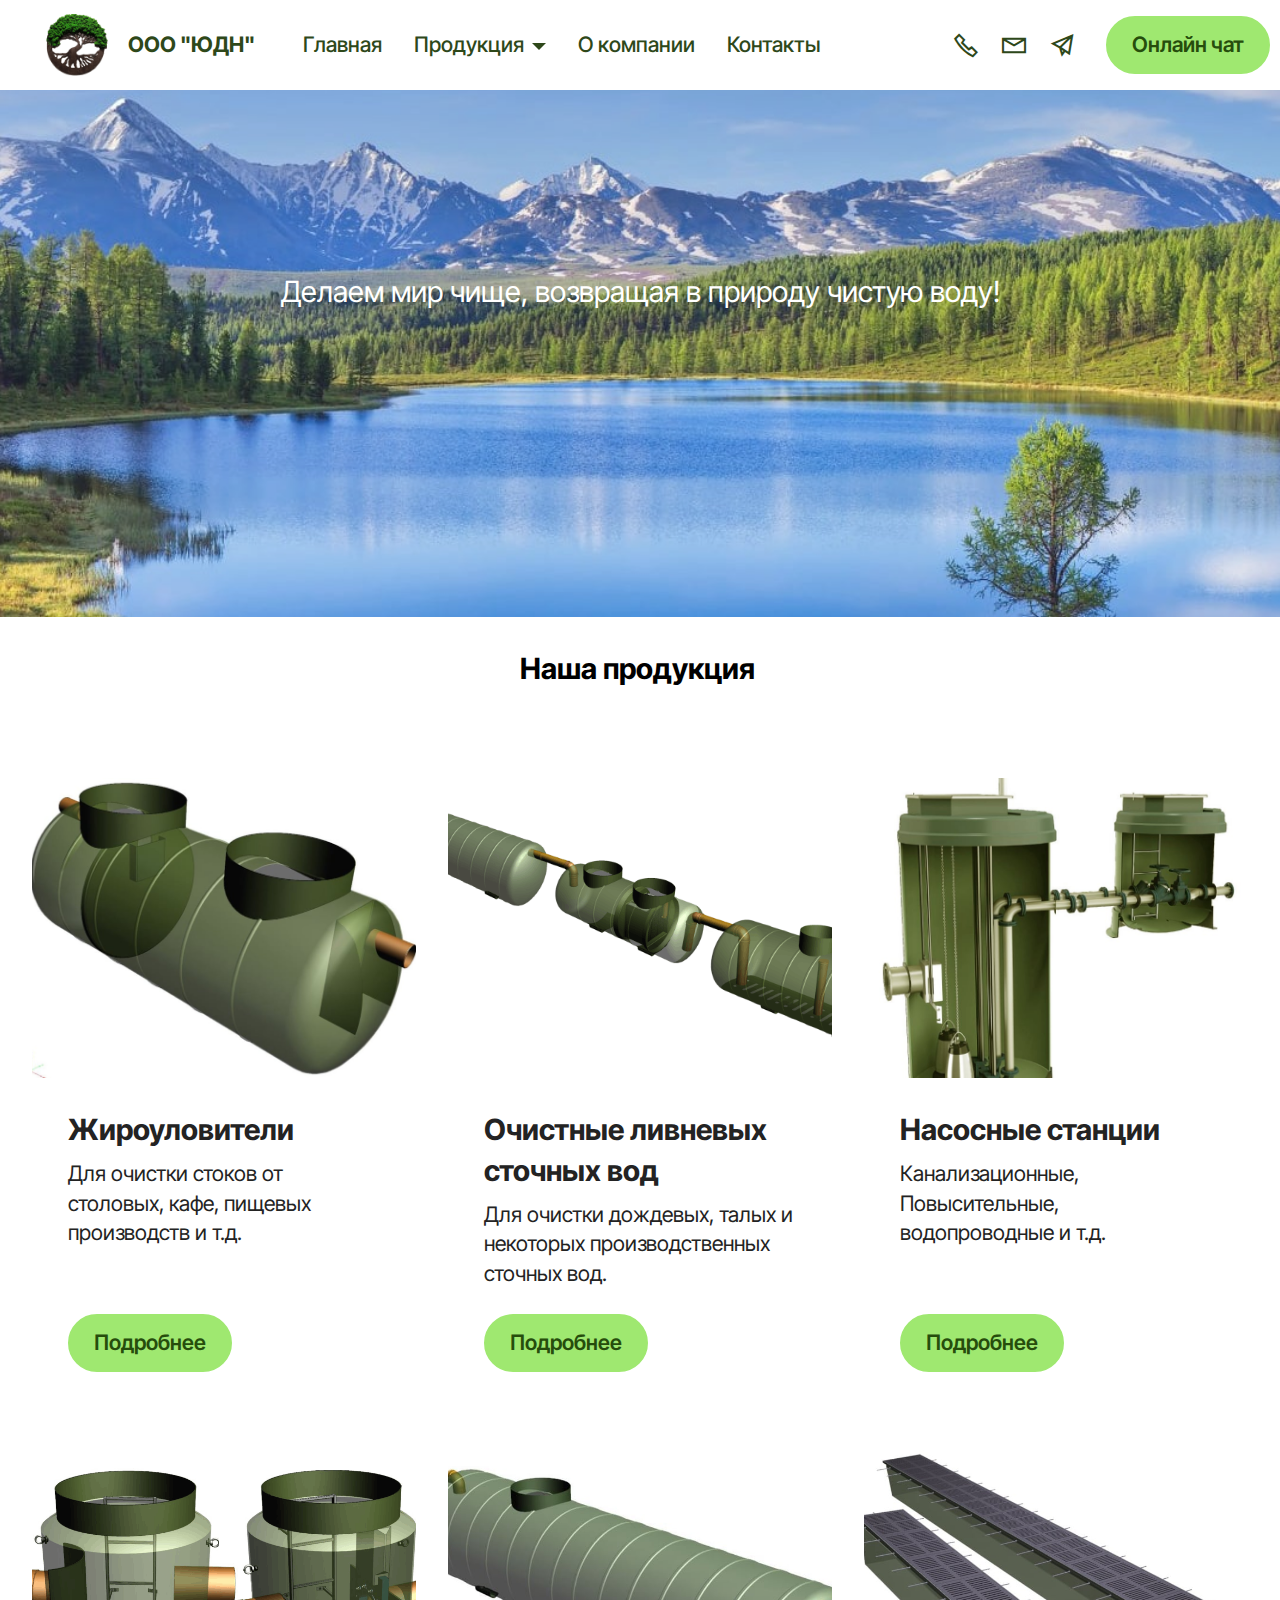
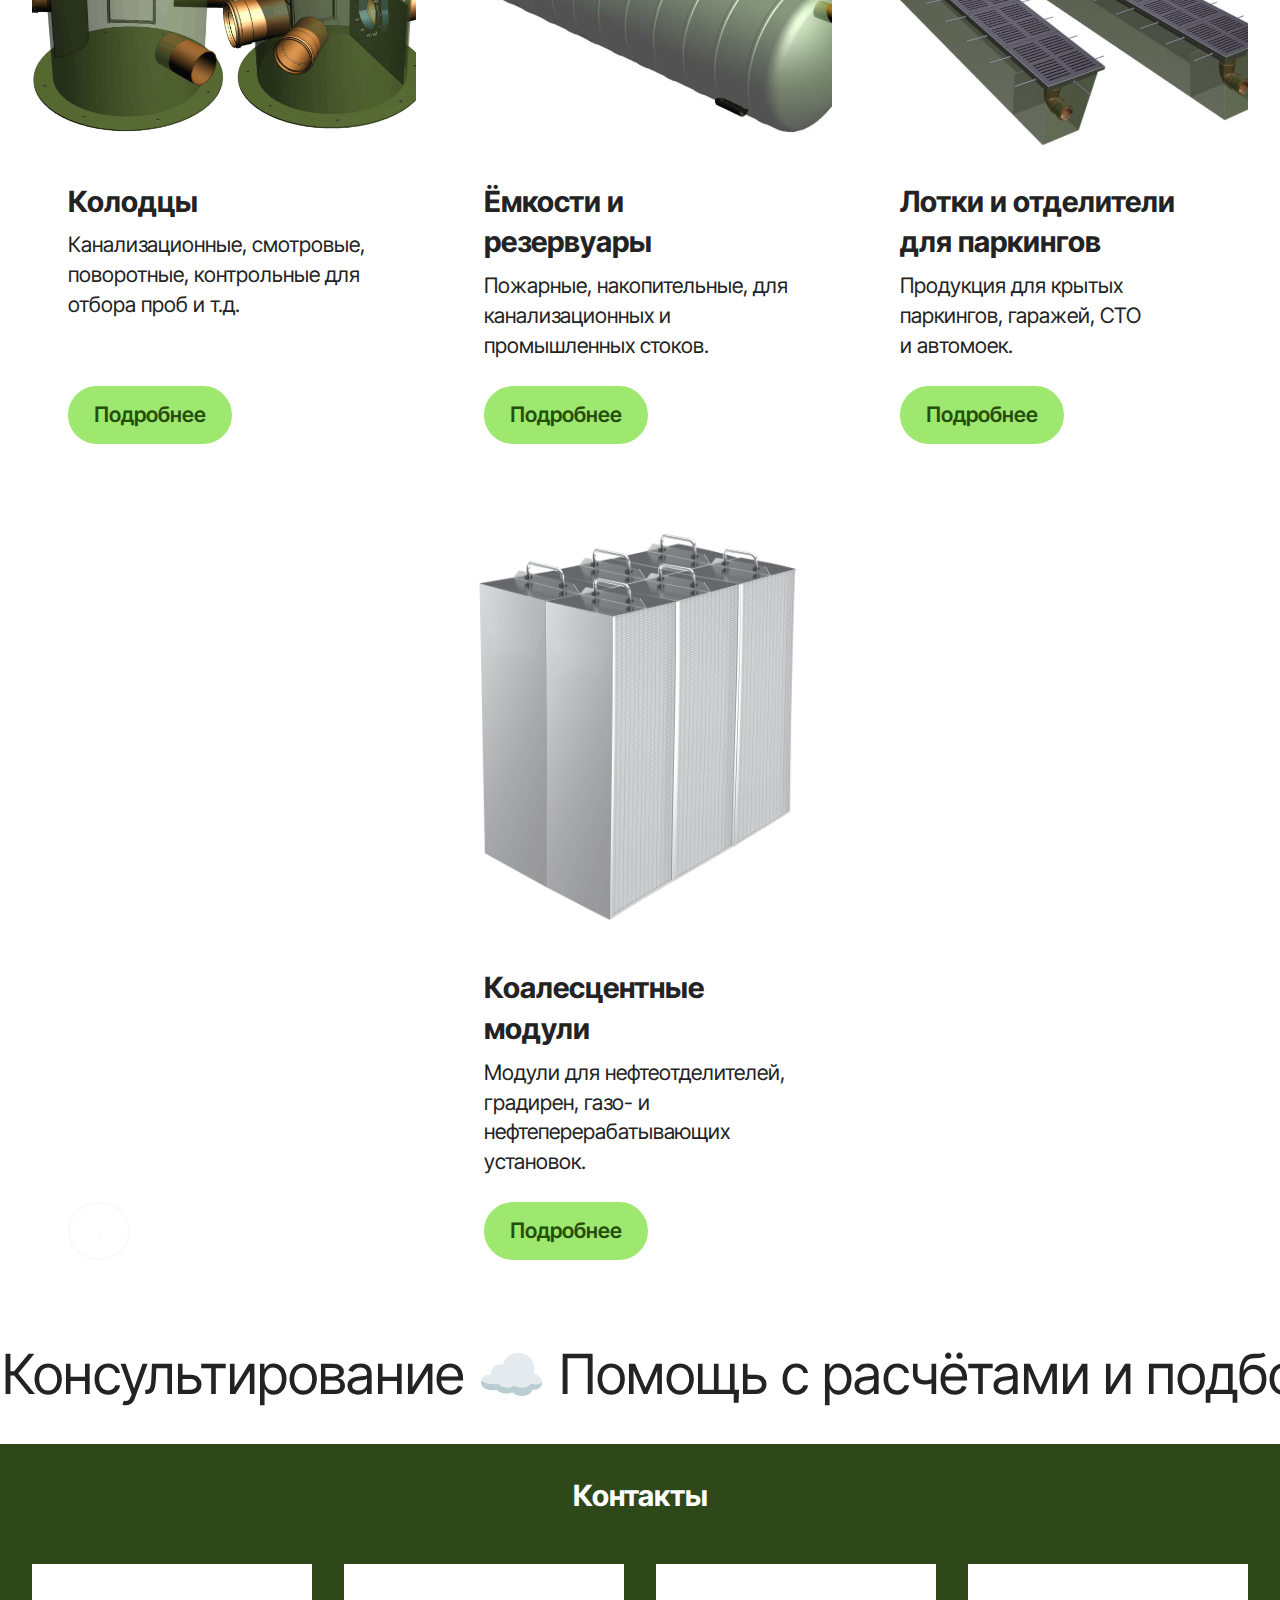
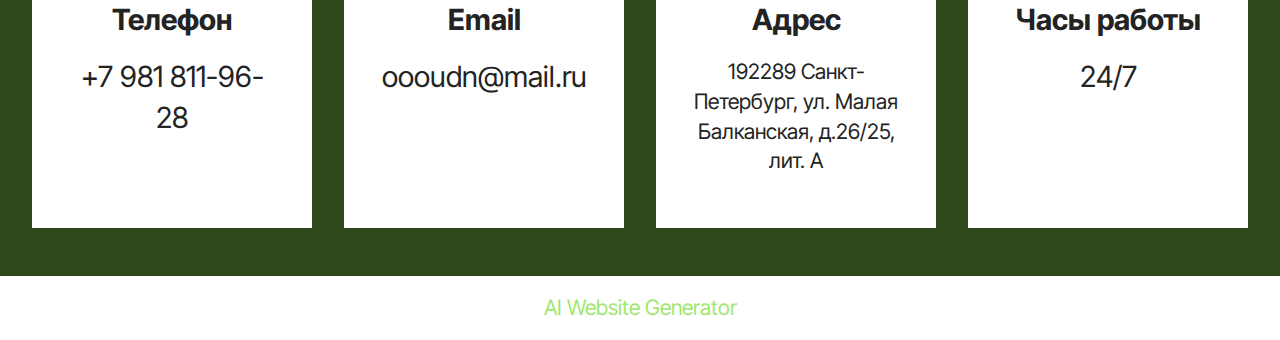
<file: index.html>
<!DOCTYPE html>
<html  >
<head>
  <!-- Site made with Mobirise Website Builder v5.9.24, https://mobirise.com -->
  <meta charset="UTF-8">
  <meta http-equiv="X-UA-Compatible" content="IE=edge">
  <meta name="generator" content="Mobirise v5.9.24, mobirise.com">
  <meta name="viewport" content="width=device-width, initial-scale=1, minimum-scale=1">
  <link rel="shortcut icon" href="assets/images/-2-110x94.png" type="image/x-icon">
  <meta name="description" content="">
  
  
  <title>Главная</title>
  <link rel="stylesheet" href="assets/web/assets/mobirise-icons2/mobirise2.css">
  <link rel="stylesheet" href="assets/bootstrap/css/bootstrap.min.css">
  <link rel="stylesheet" href="assets/bootstrap/css/bootstrap-grid.min.css">
  <link rel="stylesheet" href="assets/bootstrap/css/bootstrap-reboot.min.css">
  <link rel="stylesheet" href="assets/dropdown/css/style.css">
  <link rel="stylesheet" href="assets/theme/css/style.css">
  <link rel="preload" href="https://fonts.googleapis.com/css?family=Inter+Tight:100,200,300,400,500,600,700,800,900,100i,200i,300i,400i,500i,600i,700i,800i,900i&display=swap" as="style" onload="this.onload=null;this.rel='stylesheet'">
  <noscript><link rel="stylesheet" href="https://fonts.googleapis.com/css?family=Inter+Tight:100,200,300,400,500,600,700,800,900,100i,200i,300i,400i,500i,600i,700i,800i,900i&display=swap"></noscript>
  <link rel="preload" as="style" href="assets/mobirise/css/mbr-additional.css?v=9yFZFf"><link rel="stylesheet" href="assets/mobirise/css/mbr-additional.css?v=9yFZFf" type="text/css">

  
  
  
</head>
<body>
  
  <section data-bs-version="5.1" class="menu menu6 cid-uzu9UDqcK4" once="menu" id="menu06-2">
	

	<nav class="navbar navbar-dropdown opacityScrollOff navbar-fixed-top navbar-expand-lg">
		<div class="container">
			<div class="navbar-brand">
				<span class="navbar-logo">
					<a href="index.html#header09-6">
						<img src="assets/images/-2-110x94.png" alt="Mobirise Website Builder" style="height: 3.9rem;">
					</a>
				</span>
				<span class="navbar-caption-wrap"><a class="navbar-caption text-info text-primary display-4" href="index.html#header09-6">ООО "ЮДН"</a></span>
			</div>
			<button class="navbar-toggler" type="button" data-toggle="collapse" data-bs-toggle="collapse" data-target="#navbarSupportedContent" data-bs-target="#navbarSupportedContent" aria-controls="navbarNavAltMarkup" aria-expanded="false" aria-label="Toggle navigation">
				<div class="hamburger">
					<span></span>
					<span></span>
					<span></span>
					<span></span>
				</div>
			</button>
			<div class="collapse navbar-collapse opacityScrollOff" id="navbarSupportedContent">
				<ul class="navbar-nav nav-dropdown" data-app-modern-menu="true"><li class="nav-item"><a class="nav-link link show text-info text-primary display-7" href="index.html#header09-6" aria-expanded="false">Главная</a></li><li class="nav-item dropdown">
						<a class="nav-link link dropdown-toggle text-info display-7" href="https://mobiri.se" data-toggle="dropdown-submenu" data-bs-toggle="dropdown" data-bs-auto-close="outside" aria-expanded="false">Продукция</a><div class="dropdown-menu" aria-labelledby="dropdown-957"><a class="dropdown-item text-info text-primary display-7" href="grease_separators.html#header01-z" aria-expanded="false">Жироуловители</a><a class="dropdown-item text-info display-7" href="https://mobiri.se">Очистные ливневых сточных вод</a><a class="show dropdown-item text-info display-7" href="https://mobiri.se">Насосные станции</a><a class="show dropdown-item text-info display-7" href="https://mobiri.se">Колодцы</a><a class="show dropdown-item text-info text-primary display-7" href="tanks.html#features038-1p">Ёмкости и резервуары</a><a class="dropdown-item text-info text-primary display-7" href="products_for_parking.html#header01-1x">Лотки и отделители для паркингов</a><a class="dropdown-item text-info text-primary display-7" href="loading.html#header01-t">Коалесцентные модули</a></div>
					</li>
					<li class="nav-item">
						<a class="nav-link link text-info text-primary display-7" href="index.html#contacts01-k" aria-expanded="false">О компании</a>
					</li>
					<li class="nav-item">
						<a class="nav-link link text-info text-primary display-7" href="index.html#contacts01-k">Контакты</a>
					</li></ul>
				<div class="icons-menu">
					<a class="iconfont-wrapper" href="index.html#contacts01-k">
						<span class="p-2 mbr-iconfont mobi-mbri-phone mobi-mbri"></span>
					</a>
					<a class="iconfont-wrapper" href="mailto:oooudn@mail.ru">
						<span class="p-2 mbr-iconfont mobi-mbri-letter mobi-mbri"></span>
					</a>
					<a class="iconfont-wrapper" href="index.html#contacts01-k">
						<span class="p-2 mbr-iconfont mobi-mbri-paper-plane mobi-mbri"></span>
					</a>
					
				</div>
				<div class="navbar-buttons mbr-section-btn"><a class="btn btn-primary display-7" href="https://wa.me/79990422614">Онлайн чат</a></div>
			</div>
		</div>
	</nav>
</section>

<section data-bs-version="5.1" class="header09 startm5 cid-uzujqD5ZhZ" id="header09-6">	
    
	<div class="mbr-overlay" style="opacity: 0.1; background-color: rgb(247, 247, 247);"></div>
	
	<div class="container-fluid">
		<div class="row">
			<div class="content-wrap col-12 col-md-12">
				
				
				<p class="mbr-fonts-style mbr-text mbr-white mb-4 display-5">Делаем мир чище, возвращая в природу чистую воду!</p>
				
			</div>
		</div>
	</div>
</section>

<section data-bs-version="5.1" class="features4 start cid-uzuo07QK3j" id="features04-9">
	
	
	<div class="container">
		<div class="row justify-content-center">
			<div class="col-12 content-head">
				<div class="mbr-section-head mb-5">
					<h4 class="mbr-section-title mbr-fonts-style align-center mb-0 display-5">
						<strong>Наша продукция&nbsp;</strong><br><strong><br></strong></h4>
					
					
				</div>
			</div>
		</div>
		<div class="row">
			<div class="item features-image col-12 col-md-6 col-lg-4">
				<div class="item-wrapper">
					<div class="item-img">
						<a href="grease_separators.html#header01-z"><img src="assets/images/0..-816x627.jpg" alt="Mobirise Website Builder"></a>
					</div>
					<div class="item-content">
						<h5 class="item-title mbr-fonts-style display-5">
							<strong>Жироуловители</strong></h5>
						<p class="mbr-text mbr-fonts-style display-7">
							Для очистки стоков от столовых, кафе, пищевых производств и т.д.</p>
						<div class="mbr-section-btn item-footer"><a href="grease_separators.html#header01-z" class="btn item-btn btn-primary display-7">Подробнее</a></div>
					</div>

				</div>
			</div>
			<div class="item features-image col-12 col-md-6 col-lg-4">
				<div class="item-wrapper">
					<div class="item-img">
						<img src="assets/images/0.-..-816x414.png" alt="Mobirise Website Builder">
					</div>
					<div class="item-content">
						<h5 class="item-title mbr-fonts-style display-5">
							<strong>Очистные ливневых</strong><br><strong>сточных вод</strong></h5>
						<p class="mbr-text mbr-fonts-style display-7">
							Для очистки дождевых, талых и некоторых производственных сточных вод.
						</p>
						<div class="mbr-section-btn item-footer"><a href="index.html#top" class="btn item-btn btn-primary display-7">Подробнее</a></div>
					</div>
				</div>
			</div>
			<div class="item features-image col-12 col-md-6 col-lg-4">
				<div class="item-wrapper">
					<div class="item-img">
						<img src="assets/images/0..-816x866.jpg" alt="Mobirise Website Builder">
					</div>
					<div class="item-content">
						<h5 class="item-title mbr-fonts-style display-5">
							<strong>Насосные станции</strong></h5>
						<p class="mbr-text mbr-fonts-style display-7">
							Канализационные, Повысительные, водопроводные и т.д.<br>
						</p>
						<div class="mbr-section-btn item-footer"><a href="index.html#top" class="btn item-btn btn-primary display-7">Подробнее</a></div>
					</div>
				</div>
			</div>
		</div>
	</div>
</section>

<section data-bs-version="5.1" class="features4 start cid-uzuqJj9KzU" id="features04-b">
	
	
	<div class="container">
		<div class="row justify-content-center">
			<div class="col-12 content-head">
				
			</div>
		</div>
		<div class="row">
			<div class="item features-image col-12 col-md-6 col-lg-4">
				<div class="item-wrapper">
					<div class="item-img">
						<img src="assets/images/2-816x577.png" alt="Mobirise Website Builder">
					</div>
					<div class="item-content">
						<h5 class="item-title mbr-fonts-style display-5">
							<strong>Колодцы</strong></h5>
						<p class="mbr-text mbr-fonts-style display-7">
							Канализационные, смотровые, поворотные, контрольные для отбора проб и т.д.
						</p>
						<div class="mbr-section-btn item-footer"><a href="index.html#top" class="btn item-btn btn-primary display-7">Подробнее</a></div>
					</div>

				</div>
			</div>
			<div class="item features-image col-12 col-md-6 col-lg-4">
				<div class="item-wrapper">
					<div class="item-img">
						<a href="tanks.html#features038-1p"><img src="assets/images/0..-816x524.jpg" alt="Mobirise Website Builder"></a>
					</div>
					<div class="item-content">
						<h5 class="item-title mbr-fonts-style display-5">
							<strong>Ёмкости и резервуары</strong></h5>
						<p class="mbr-text mbr-fonts-style display-7">Пожарные, накопительные, для канализационных и промышленных стоков.
						</p>
						<div class="mbr-section-btn item-footer"><a href="tanks.html#features038-1p" class="btn item-btn btn-primary display-7">Подробнее</a></div>
					</div>
				</div>
			</div>
			<div class="item features-image col-12 col-md-6 col-lg-4">
				<div class="item-wrapper">
					<div class="item-img">
						<a href="products_for_parking.html#header01-1x"><img src="assets/images/-..1-816x545.jpg" alt="Mobirise Website Builder"></a>
					</div>
					<div class="item-content">
						<h5 class="item-title mbr-fonts-style display-5">
							<strong>Лотки и отделители для паркингов</strong></h5>
						<p class="mbr-text mbr-fonts-style display-7">
							Продукция для крытых паркингов, гаражей, СТО <br>и автомоек.<br>
						</p>
						<div class="mbr-section-btn item-footer"><a href="products_for_parking.html#header01-1x" class="btn item-btn btn-primary display-7">Подробнее</a></div>
					</div>
				</div>
			</div>
		</div>
	</div>
</section>

<section data-bs-version="5.1" class="features4 start cid-uzuv0bTlPD" id="features04-c">
	
	
	<div class="container">
		<div class="row justify-content-center">
			<div class="col-12 content-head">
				
			</div>
		</div>
		<div class="row">
			<div class="item features-image col-12 col-md-6 col-lg-4">
				<div class="item-wrapper">
					<div class="item-img">
						<img src="assets/images/-574x589.png" alt="Mobirise Website Builder">
					</div>
					<div class="item-content">
						<h5 class="item-title mbr-fonts-style display-5"><strong>&nbsp;</strong></h5>
						<p class="mbr-text mbr-fonts-style display-7">&nbsp;</p>
						<div class="mbr-section-btn item-footer"><a href="index.html#top" class="btn item-btn btn-white-outline display-7">&nbsp;.</a></div>
					</div>

				</div>
			</div>
			<div class="item features-image col-12 col-md-6 col-lg-4">
				<div class="item-wrapper">
					<div class="item-img">
						<a href="loading.html#header01-t"><img src="assets/images/0..-816x882.png" alt="Mobirise Website Builder"></a>
					</div>
					<div class="item-content">
						<h5 class="item-title mbr-fonts-style display-5">
							<strong>Коалесцентные модули</strong></h5>
						<p class="mbr-text mbr-fonts-style display-7">Модули для нефтеотделителей, градирен, газо- и нефтеперерабатывающих установок.</p>
						<div class="mbr-section-btn item-footer"><a href="loading.html#header01-t" class="btn item-btn btn-primary display-7">Подробнее</a></div>
					</div>
				</div>
			</div>
			
		</div>
	</div>
</section>

<section data-bs-version="5.1" class="gallery10 cid-uzuB4juKhh" id="gallery10-g">
  


  <div class="container-fluid">

      <div class="loop-container">
        <div class="item display-2" data-linewords="☁️ Консультирование ☁️ Помощь с расчётами и подбором оборудования ☁️ Разработка нестандартной продукции ☁️ Производство ☁️ Работаем 24/7 ☁️ Шеф-монтаж" data-direction="-1" data-speed="0.04">☁️ Best offers ☁️ Free delivery ☁️ Perfect design ☁️ Comfort ☁️ Support 24/7 ☁️ Vibes</div>
        <div class="item display-2" data-linewords="☁️ Консультирование ☁️ Помощь с расчётами и подбором оборудования ☁️ Разработка нестандартной продукции ☁️ Производство ☁️ Работаем 24/7 ☁️ Шеф-монтаж" data-direction="-1" data-speed="0.04">☁️ Best offers ☁️ Free delivery ☁️ Perfect design ☁️ Comfort ☁️ Support 24/7 ☁️ Vibes</div>
      </div>
    
  </div>
</section>

<section data-bs-version="5.1" class="contacts01 cid-uzuFb47VGc" id="contacts01-k">
    

    
    
    <div class="container-fluid">
        <div class="row justify-content-center">
            <div class="col-12 content-head">
                <div class="mbr-section-head mb-5">
                    <h3 class="mbr-section-title mbr-fonts-style align-center mb-0 display-5">
                        <strong>Контакты</strong></h3>
                    
                </div>
            </div>
        </div>
        <div class="row">
            <div class="item features-without-image col-12 col-md-3 active">
                <div class="item-wrapper">
                    <div class="text-wrapper">
                        <h6 class="card-title mbr-fonts-style mb-3 display-5"><strong>Телефон</strong></h6>
                        <p class="mbr-text mbr-fonts-style display-5">+7 981 811-96-28</p>
                    </div>
                </div>
            </div>
            <div class="item features-without-image col-12 col-md-3">
                <div class="item-wrapper">
                    <div class="text-wrapper">
                        <h6 class="card-title mbr-fonts-style mb-3 display-5">
                            <strong>Email</strong>
                        </h6>
                        <p class="mbr-text mbr-fonts-style display-5"><a href="mailto:oooudn@mail.ru" class="text-black">oooudn@mail.ru</a></p>
                    </div>
                </div>
            </div>
            <div class="item features-without-image col-12 col-md-3">
                <div class="item-wrapper">
                    <div class="text-wrapper">
                        <h6 class="card-title mbr-fonts-style mb-3 display-5">
                            <strong>Адрес</strong></h6>
                        <p class="mbr-text mbr-fonts-style display-7">
                            192289 Санкт-Петербург, ул. Малая Балканская, д.26/25, лит. А</p>
                    </div>
                </div>
            </div>
            <div class="item features-without-image col-12 col-md-3">
                <div class="item-wrapper">
                    <div class="text-wrapper">
                        <h6 class="card-title mbr-fonts-style mb-3 display-5"><strong>Часы работы</strong></h6>
                        <p class="mbr-text mbr-fonts-style display-5">
                            24/7</p>
                    </div>
                </div>
            </div>
        </div>
    </div>
</section><section class="display-7" style="padding: 0;align-items: center;justify-content: center;flex-wrap: wrap;    align-content: center;display: flex;position: relative;height: 4rem;"><a href="https://mobiri.se/1206403" style="flex: 1 1;height: 4rem;position: absolute;width: 100%;z-index: 1;"><img alt="" style="height: 4rem;" src="[data-uri]"></a><p style="margin: 0;text-align: center;" class="display-7">&#8204;</p><a style="z-index:1" href="https://mobirise.com/builder/ai-website-generator.html">AI Website Generator</a></section><script src="assets/bootstrap/js/bootstrap.bundle.min.js"></script>  <script src="assets/smoothscroll/smooth-scroll.js"></script>  <script src="assets/ytplayer/index.js"></script>  <script src="assets/dropdown/js/navbar-dropdown.js"></script>  <script src="assets/theme/js/script.js"></script>  
  
  
</body>
</html>
</file>
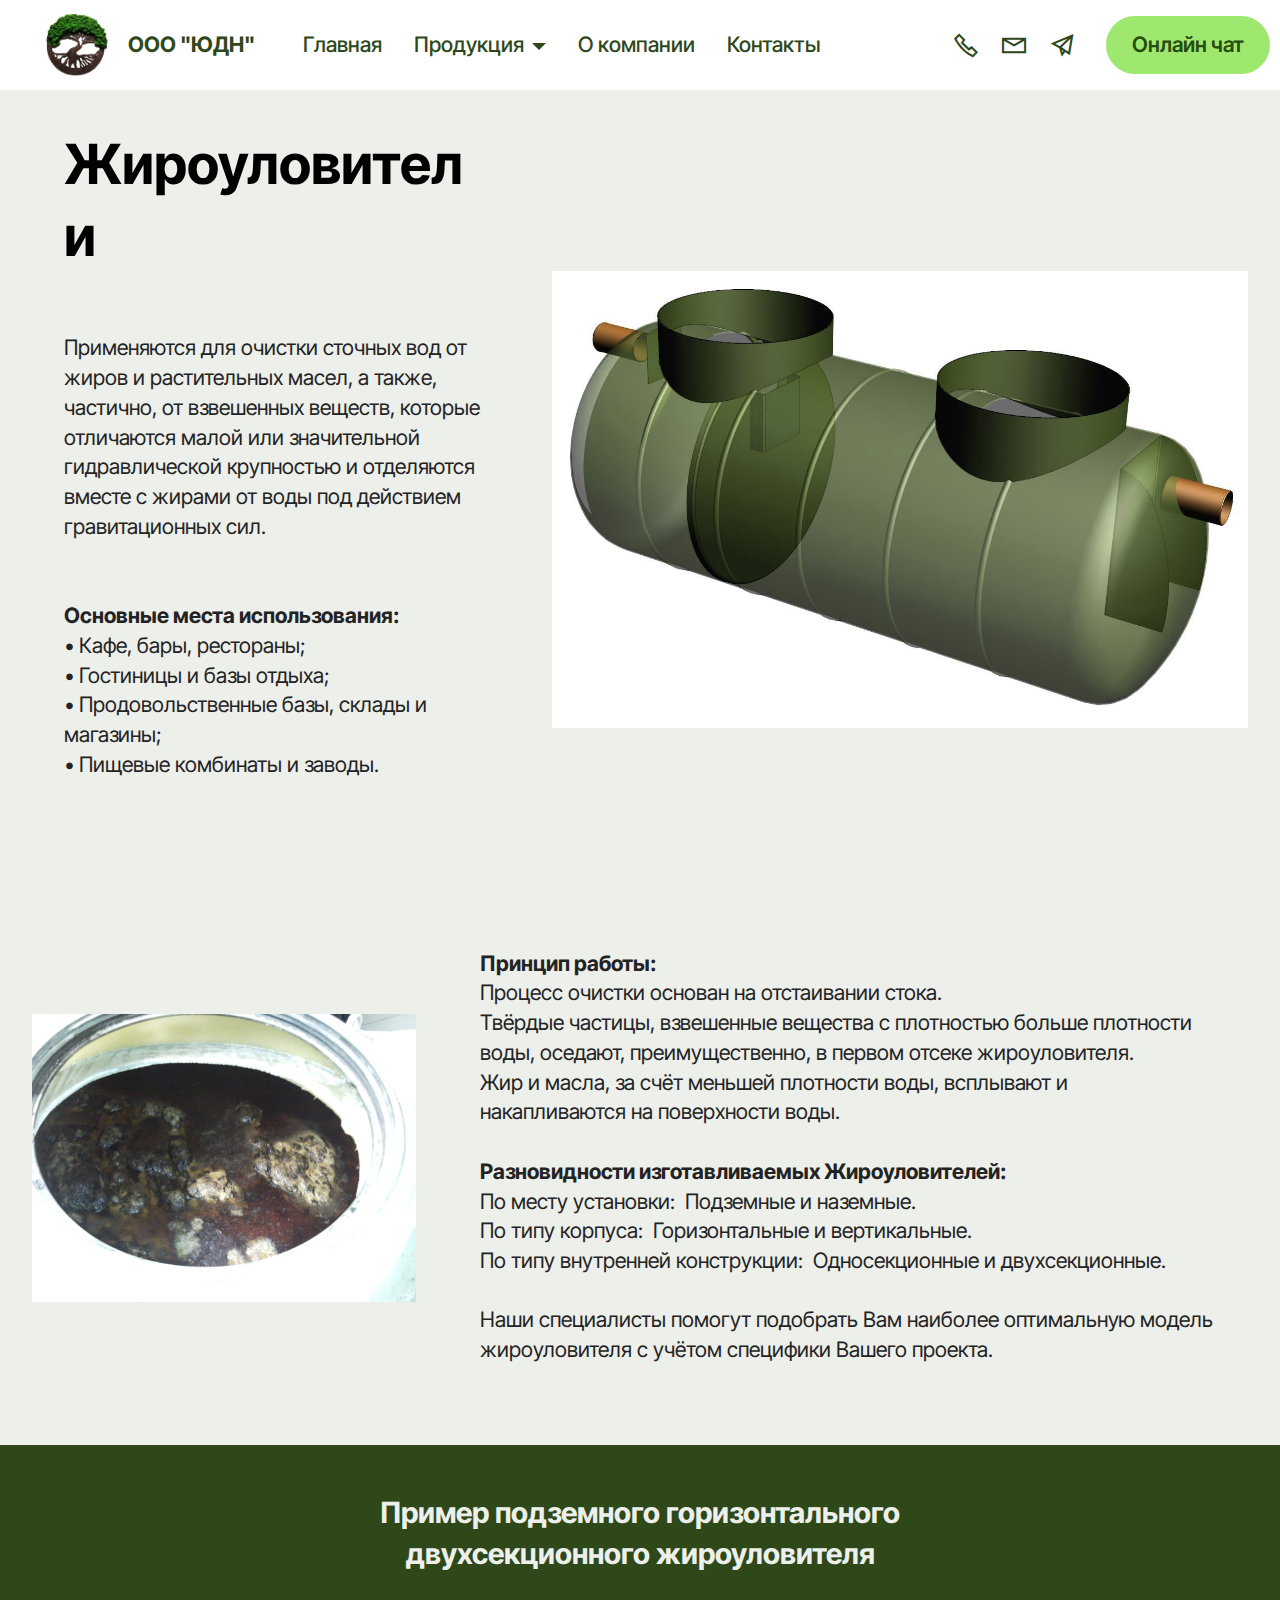
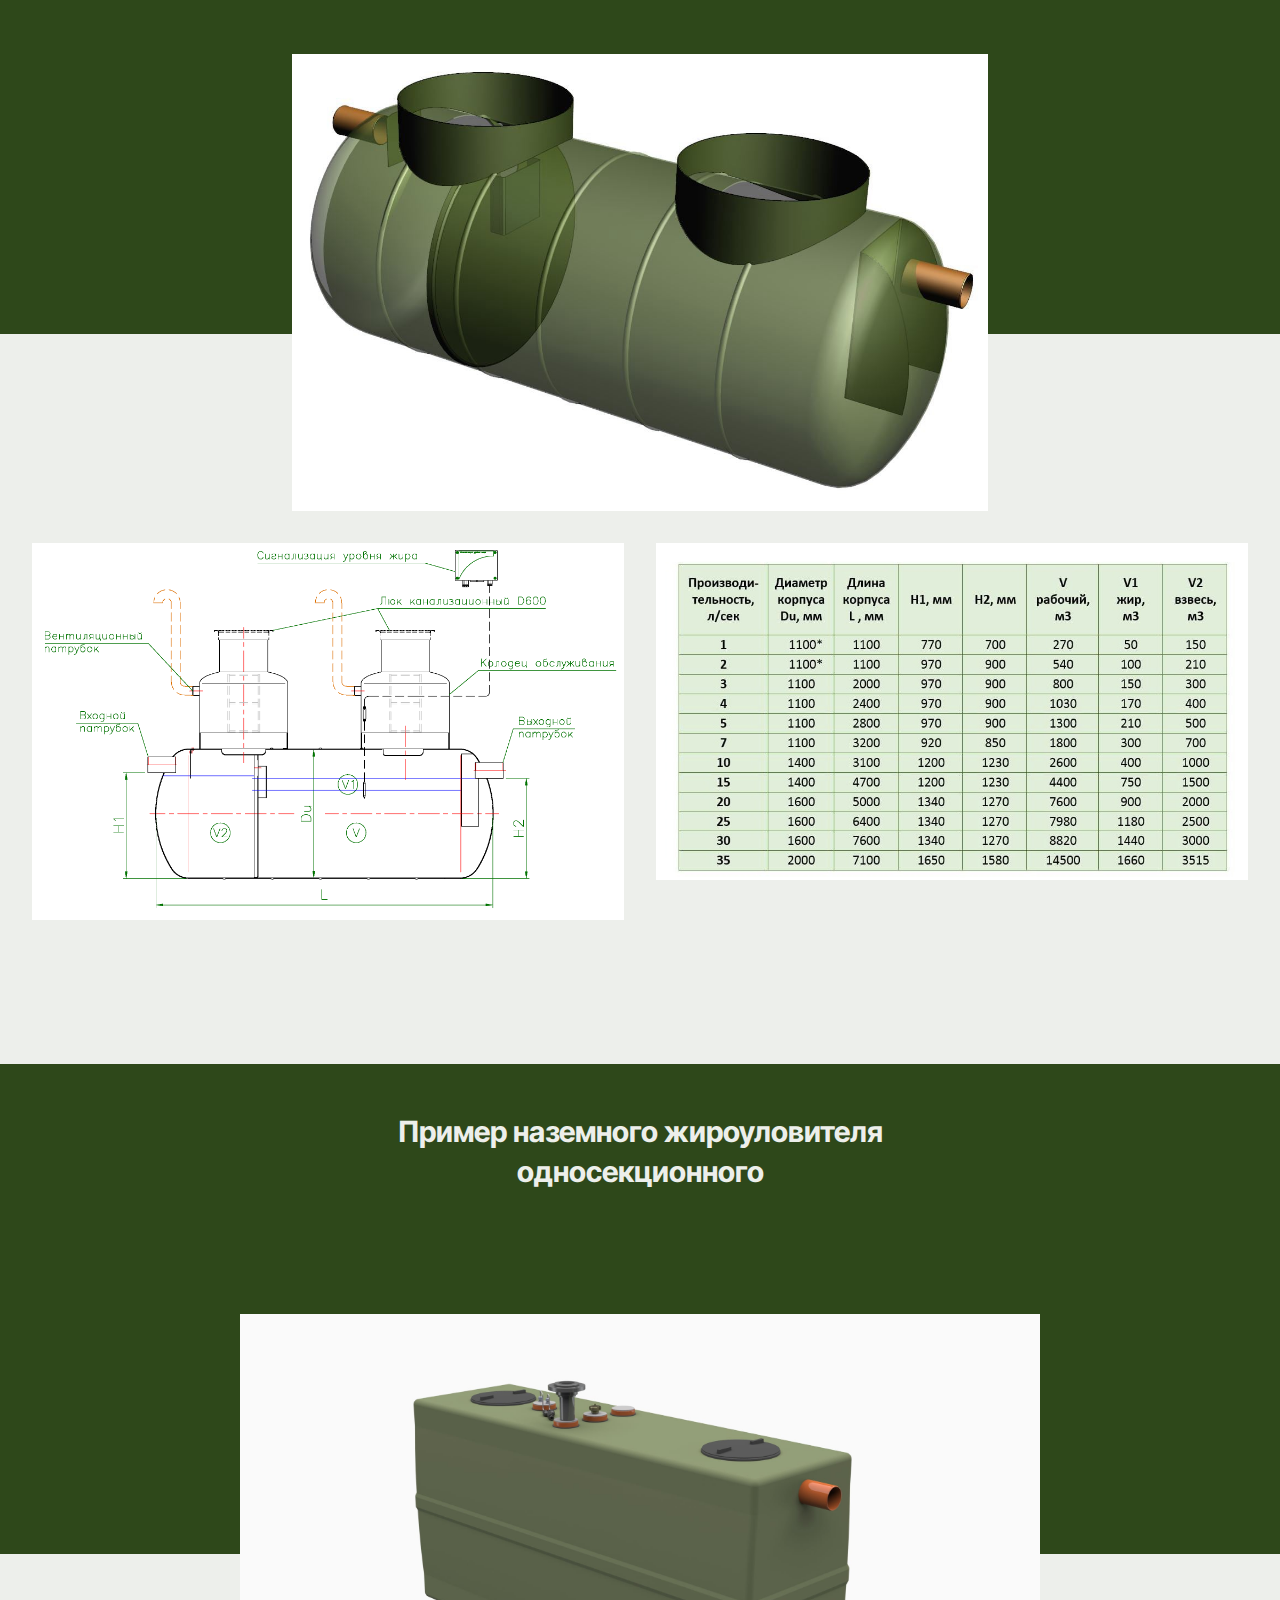
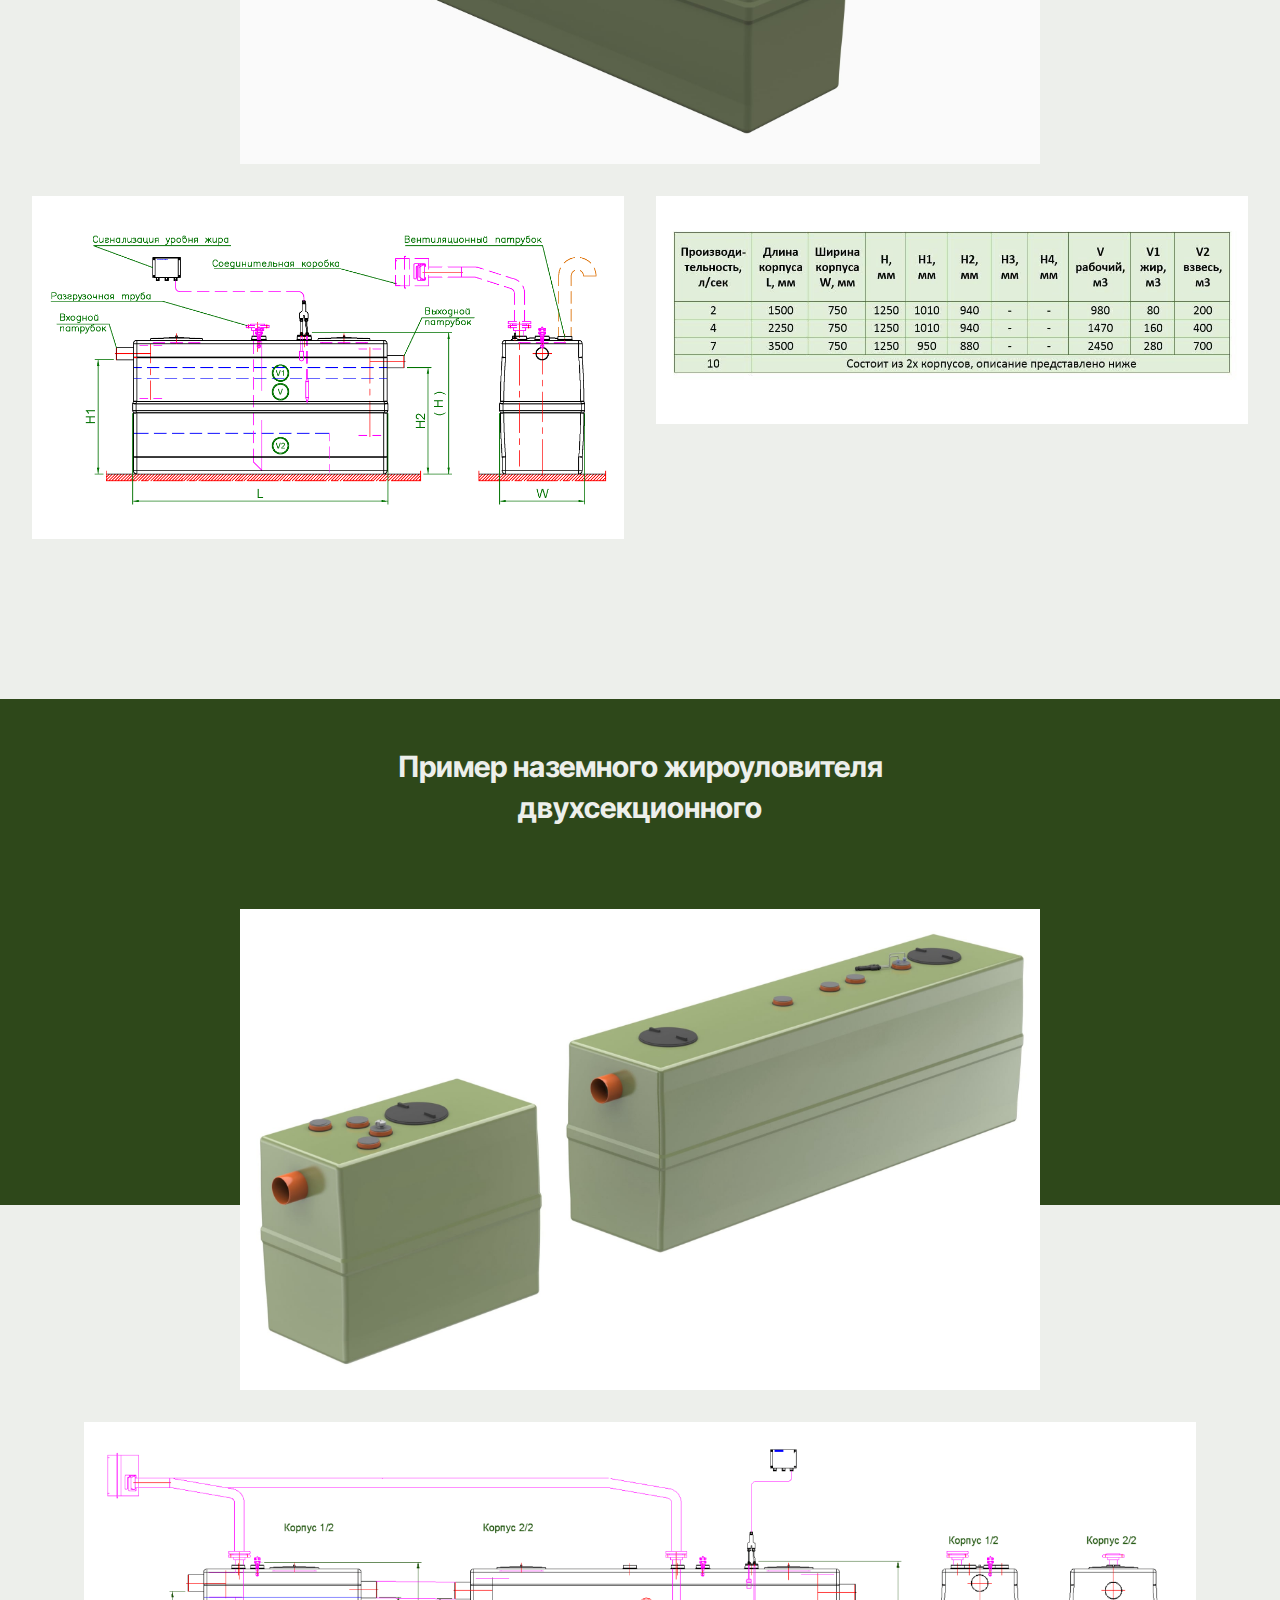
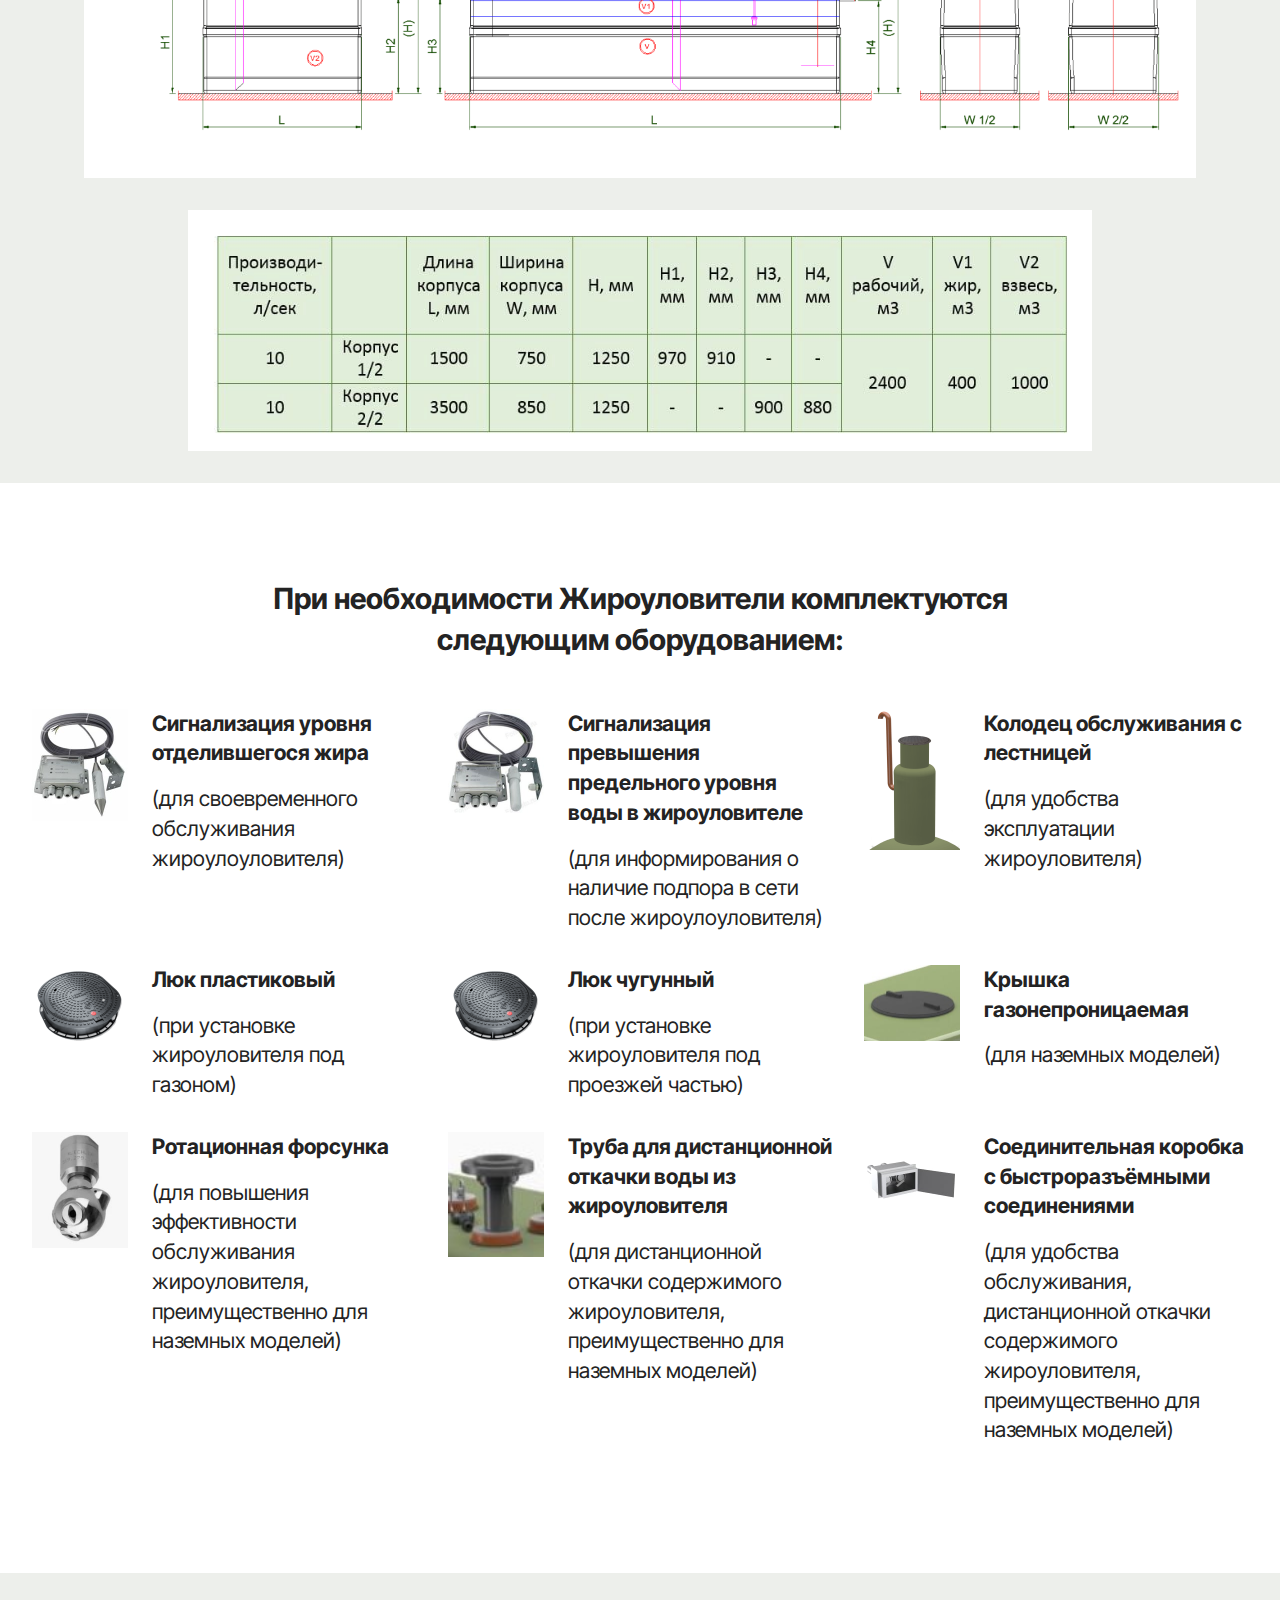
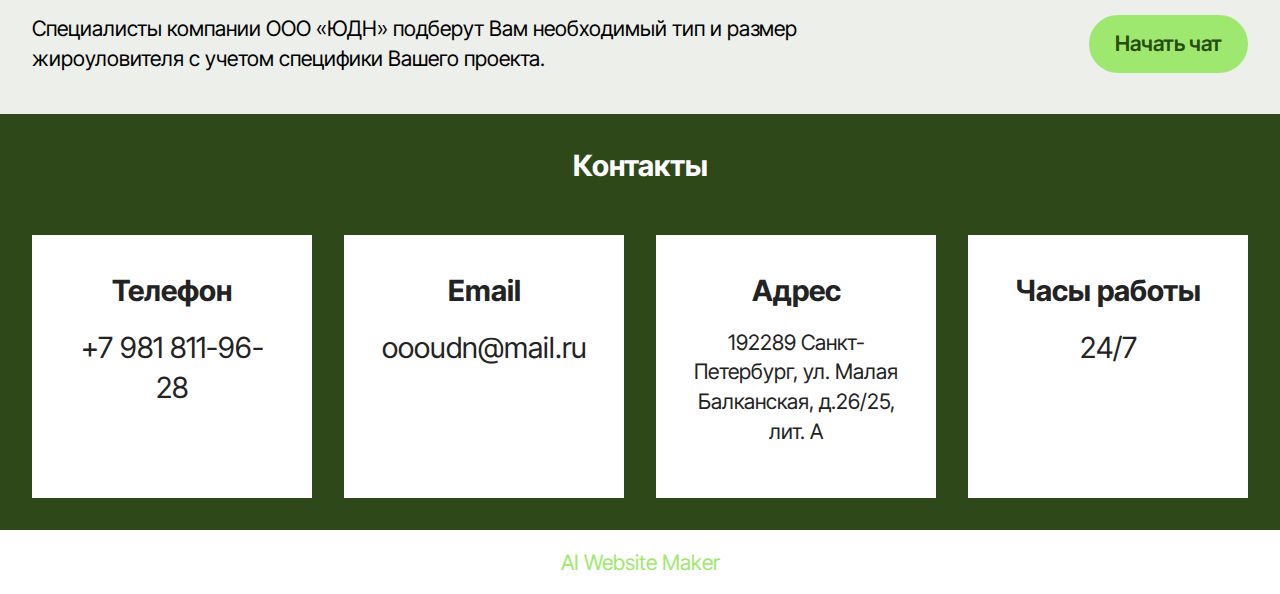
<file: grease_separators.html>
<!DOCTYPE html>
<html  >
<head>
  <!-- Site made with Mobirise Website Builder v5.9.24, https://mobirise.com -->
  <meta charset="UTF-8">
  <meta http-equiv="X-UA-Compatible" content="IE=edge">
  <meta name="generator" content="Mobirise v5.9.24, mobirise.com">
  <meta name="viewport" content="width=device-width, initial-scale=1, minimum-scale=1">
  <link rel="shortcut icon" href="assets/images/-2-110x94.png" type="image/x-icon">
  <meta name="description" content="">
  
  
  <title>Жироуловители</title>
  <link rel="stylesheet" href="assets/web/assets/mobirise-icons2/mobirise2.css">
  <link rel="stylesheet" href="assets/bootstrap/css/bootstrap.min.css">
  <link rel="stylesheet" href="assets/bootstrap/css/bootstrap-grid.min.css">
  <link rel="stylesheet" href="assets/bootstrap/css/bootstrap-reboot.min.css">
  <link rel="stylesheet" href="assets/dropdown/css/style.css">
  <link rel="stylesheet" href="assets/theme/css/style.css">
  <link rel="preload" href="https://fonts.googleapis.com/css?family=Inter+Tight:100,200,300,400,500,600,700,800,900,100i,200i,300i,400i,500i,600i,700i,800i,900i&display=swap" as="style" onload="this.onload=null;this.rel='stylesheet'">
  <noscript><link rel="stylesheet" href="https://fonts.googleapis.com/css?family=Inter+Tight:100,200,300,400,500,600,700,800,900,100i,200i,300i,400i,500i,600i,700i,800i,900i&display=swap"></noscript>
  <link rel="preload" as="style" href="assets/mobirise/css/mbr-additional.css?v=IEl5Mw"><link rel="stylesheet" href="assets/mobirise/css/mbr-additional.css?v=IEl5Mw" type="text/css">

  
  
  
</head>
<body>
  
  <section data-bs-version="5.1" class="menu menu6 cid-uzu9UDqcK4" once="menu" id="menu06-y">
	

	<nav class="navbar navbar-dropdown opacityScrollOff navbar-fixed-top navbar-expand-lg">
		<div class="container">
			<div class="navbar-brand">
				<span class="navbar-logo">
					<a href="index.html#header09-6">
						<img src="assets/images/-2-110x94.png" alt="Mobirise Website Builder" style="height: 3.9rem;">
					</a>
				</span>
				<span class="navbar-caption-wrap"><a class="navbar-caption text-info text-primary display-4" href="index.html#header09-6">ООО "ЮДН"</a></span>
			</div>
			<button class="navbar-toggler" type="button" data-toggle="collapse" data-bs-toggle="collapse" data-target="#navbarSupportedContent" data-bs-target="#navbarSupportedContent" aria-controls="navbarNavAltMarkup" aria-expanded="false" aria-label="Toggle navigation">
				<div class="hamburger">
					<span></span>
					<span></span>
					<span></span>
					<span></span>
				</div>
			</button>
			<div class="collapse navbar-collapse opacityScrollOff" id="navbarSupportedContent">
				<ul class="navbar-nav nav-dropdown" data-app-modern-menu="true"><li class="nav-item"><a class="nav-link link show text-info text-primary display-7" href="index.html#header09-6" aria-expanded="false">Главная</a></li><li class="nav-item dropdown">
						<a class="nav-link link dropdown-toggle text-info display-7" href="https://mobiri.se" data-toggle="dropdown-submenu" data-bs-toggle="dropdown" data-bs-auto-close="outside" aria-expanded="false">Продукция</a><div class="dropdown-menu" aria-labelledby="dropdown-957"><a class="dropdown-item text-info text-primary display-7" href="grease_separators.html#header01-z" aria-expanded="false">Жироуловители</a><a class="dropdown-item text-info display-7" href="https://mobiri.se">Очистные ливневых сточных вод</a><a class="show dropdown-item text-info display-7" href="https://mobiri.se">Насосные станции</a><a class="show dropdown-item text-info display-7" href="https://mobiri.se">Колодцы</a><a class="show dropdown-item text-info text-primary display-7" href="tanks.html#features038-1p">Ёмкости и резервуары</a><a class="dropdown-item text-info text-primary display-7" href="products_for_parking.html#header01-1x">Лотки и отделители для паркингов</a><a class="dropdown-item text-info text-primary display-7" href="loading.html#header01-t">Коалесцентные модули</a></div>
					</li>
					<li class="nav-item">
						<a class="nav-link link text-info text-primary display-7" href="index.html#contacts01-k" aria-expanded="false">О компании</a>
					</li>
					<li class="nav-item">
						<a class="nav-link link text-info text-primary display-7" href="index.html#contacts01-k">Контакты</a>
					</li></ul>
				<div class="icons-menu">
					<a class="iconfont-wrapper" href="index.html#contacts01-k">
						<span class="p-2 mbr-iconfont mobi-mbri-phone mobi-mbri"></span>
					</a>
					<a class="iconfont-wrapper" href="mailto:oooudn@mail.ru">
						<span class="p-2 mbr-iconfont mobi-mbri-letter mobi-mbri"></span>
					</a>
					<a class="iconfont-wrapper" href="index.html#contacts01-k">
						<span class="p-2 mbr-iconfont mobi-mbri-paper-plane mobi-mbri"></span>
					</a>
					
				</div>
				<div class="navbar-buttons mbr-section-btn"><a class="btn btn-primary display-7" href="https://wa.me/79990422614">Онлайн чат</a></div>
			</div>
		</div>
	</nav>
</section>

<section data-bs-version="5.1" class="header1 cid-uANWkpCVfU" id="header01-z">
	

	
	

	<div class="container-fluid">
		<div class="row justify-content-center">
			<div class="col-12 col-md-12 col-lg-7 image-wrapper">
				<img class="w-100" src="assets/images/-..-1266x831.jpg" alt="Mobirise Website Builder">
			</div>
			<div class="col-12 col-lg col-md-12">
				<div class="text-wrapper align-left">
					<h1 class="mbr-section-title mbr-fonts-style mb-4 display-2">
						<strong>Жироуловители</strong></h1>
					<p class="mbr-text mbr-fonts-style mb-4 display-7"><br>Применяются для очистки сточных вод от жиров и растительных масел, а также, частично, от взвешенных веществ, которые отличаются малой или значительной гидравлической крупностью и отделяются вместе с жирами от воды под действием гравитационных сил.<br><br>
<br><strong>Основные места использования:
</strong><br>•	Кафе, бары, рестораны;
<br>•	Гостиницы и базы отдыха;
<br>•	Продовольственные базы, склады и магазины;
<br>•	Пищевые комбинаты и заводы.&nbsp;<br><br><br></p>
					
				</div>
			</div>
		</div>
	</div>
</section>

<section data-bs-version="5.1" class="header1 cid-uANYyBS28p" id="header01-12">
	

	
	

	<div class="container-fluid">
		<div class="row justify-content-center">
			<div class="col-12 col-md-12 col-lg-4 image-wrapper">
				<img class="w-100" src="assets/images/snc01198-2342x1757.jpg" alt="Mobirise Website Builder">
			</div>
			<div class="col-12 col-lg col-md-12">
				<div class="text-wrapper align-left">
					
					<p class="mbr-text mbr-fonts-style mb-4 display-7"><strong><br></strong><strong>Принцип работы:
<br></strong>Процесс очистки основан на отстаивании стока.&nbsp;<br>Твёрдые частицы, взвешенные вещества с плотностью больше плотности воды, оседают, преимущественно, в первом отсеке жироуловителя.&nbsp; <br>Жир и масла, за счёт меньшей плотности воды, всплывают и накапливаются на поверхности воды.<br><br><strong>Разновидности изготавливаемых Жироуловителей:
</strong><br>По месту установки:&nbsp; Подземные и наземные.
<br>По типу корпуса:&nbsp; Горизонтальные и вертикальные.
<br>По типу внутренней конструкции:&nbsp; Односекционные и двухсекционные.
<br><br>Наши специалисты помогут подобрать Вам наиболее оптимальную модель жироуловителя с учётом специфики Вашего проекта.&nbsp;</p>
					
				</div>
			</div>
		</div>
	</div>
</section>

<section data-bs-version="5.1" class="header5 cid-uAO4AOHwjn" id="header05-14">
	

	
	
	<div class="topbg"></div>
	<div class="align-center container-fluid">
		<div class="row justify-content-center">
			<div class="col-md-12 content-head">
				<h1 class="mbr-section-title mbr-fonts-style mb-4 display-5"><strong>Пример подземного горизонтального двухсекционного жироуловителя</strong></h1>
				
				
			</div>
		</div>
		<div class="row mt-5 justify-content-center">
			<div class="col-12 col-lg-7">
				<img src="assets/images/-..-1266x831.jpg" alt="Mobirise Website Builder" title="">
			</div>
		</div>
	</div>
</section>

<section data-bs-version="5.1" class="start article01 cid-uAOada0lRo" id="article01-19">
	

	
	
	<div class="container-fluid">
		<div class="row justify-content-center">
			<div class="card col-md-12 col-lg-12">
				<div class="card-wrapper">
					<div class="row">
						<div class="image-wrapper col-12 col-sm-6 justify-content-center">
							<img src="assets/images/-1-2339x1653.png" alt="Mobirise Website Builder">
						</div>
						<div class="image-wrapper col-12 col-sm-6 justify-content-center">
							<img src="assets/images/0.-.-1013x593.jpeg" alt="Mobirise Website Builder">
						</div>
					</div>

					<div class="card-box align-left mb-3 card-content-text">
						
						
						
					</div>
				</div>
			</div>
		</div>
	</div>
</section>

<section data-bs-version="5.1" class="header5 cid-uAOc4EV71q" id="header05-1a">
	

	
	
	<div class="topbg"></div>
	<div class="align-center container-fluid">
		<div class="row justify-content-center">
			<div class="col-md-12 content-head">
				<h1 class="mbr-section-title mbr-fonts-style mb-4 display-5"><strong>Пример наземного жироуловителя</strong><br><strong>односекционного<br></strong><br></h1>
				
				
			</div>
		</div>
		<div class="row mt-5 justify-content-center">
			<div class="col-12 col-lg-8">
				<img src="assets/images/-2-7-..-2342x1317.jpg" alt="Mobirise Website Builder" title="">
			</div>
		</div>
	</div>
</section>

<section data-bs-version="5.1" class="start article01 cid-uAOdlSayH8" id="article01-1b">
	

	
	
	<div class="container-fluid">
		<div class="row justify-content-center">
			<div class="card col-md-12 col-lg-12">
				<div class="card-wrapper">
					<div class="row">
						<div class="image-wrapper col-12 col-sm-6 justify-content-center">
							<img src="assets/images/-2-2339x1653.png" alt="Mobirise Website Builder">
						</div>
						<div class="image-wrapper col-12 col-sm-6 justify-content-center">
							<img src="assets/images/0.-1.-1077x416.jpeg" alt="Mobirise Website Builder">
						</div>
					</div>

					<div class="card-box align-left mb-3 card-content-text">
						
						
						
					</div>
				</div>
			</div>
		</div>
	</div>
</section>

<section data-bs-version="5.1" class="header5 cid-uAOePsIbFa" id="header05-1c">
	

	
	
	<div class="topbg"></div>
	<div class="align-center container-fluid">
		<div class="row justify-content-center">
			<div class="col-md-12 content-head">
				<h1 class="mbr-section-title mbr-fonts-style mb-4 display-5"><strong>Пример наземного жироуловителя</strong><br><strong>двухсекционного</strong></h1>
				
				
			</div>
		</div>
		<div class="row mt-5 justify-content-center">
			<div class="col-12 col-lg-8">
				<img src="assets/images/-10-.-2-2342x1408.jpg" alt="Mobirise Website Builder" title="">
			</div>
		</div>
	</div>
</section>

<section data-bs-version="5.1" class="header12 cid-uAOutCKi4l" id="header12-1g">
  
  

  <div class="text-center container-fluid">
    <div class="row mb-4 justify-content-center">
      <div class="col-12 col-md-11">
        <img class="w-100" src="assets/images/-10-1696x544.png" alt="Mobirise Website Builder">
      </div>
    </div>
    <div class="row justify-content-center">
      <div class="col-md-12 content-head">
        
        
        
      </div>
    </div>
  </div>
</section>

<section data-bs-version="5.1" class="header12 cid-uAOvlQJvR4" id="header12-1h">
  
  

  <div class="text-center container">
    <div class="row mb-4 justify-content-center">
      <div class="col-12 col-md-9">
        <img class="w-100" src="assets/images/0.-2.-1103x294.jpg" alt="Mobirise Website Builder">
      </div>
    </div>
    <div class="row justify-content-center">
      <div class="col-md-12 content-head">
        
        
        
      </div>
    </div>
  </div>
</section>

<section data-bs-version="5.1" class="features15 cid-uAOFZigROh" id="features015-1m">
	

	
	
	<div class="container">
		<div class="row justify-content-center">
			<div class="col-12 content-head">
				<div class="mbr-section-head mb-5">
					<h4 class="mbr-section-title mbr-fonts-style align-center mb-0 display-5"><strong>При необходимости Жироуловители комплектуются следующим оборудованием:</strong></h4>
					
				</div>
			</div>
		</div>
		<div class="row">
			<div class="item features-without-image col-12 col-lg-4 active">
				<div class="item-wrapper">
					<div class="img-wrapper">
						<img src="assets/images/-192x224.jpg" alt="Mobirise Website Builder">
					</div>
					<div class="card-box">
						<h4 class="card-title mbr-fonts-style mb-0 display-7"><strong>Сигнализация уровня отделившегося жира</strong></h4>
						<h5 class="card-text mbr-fonts-style mt-3 display-7">
							<div>(для своевременного обслуживания жироулоуловителя)&nbsp;</div>
						</h5>
					</div>
				</div>
			</div>
			<div class="item features-without-image col-12 col-lg-4">
				<div class="item-wrapper">
					<div class="img-wrapper">
						<img src="assets/images/-192x210.jpg" alt="Mobirise Website Builder" data-slide-to="1" data-bs-slide-to="1">
					</div>
					<div class="card-box">
						<h4 class="card-title mbr-fonts-style mb-0 display-7"><strong>Сигнализация превышения предельного уровня воды в жироуловителе</strong></h4>
						<h5 class="card-text mbr-fonts-style mt-3 display-7">(для информирования о наличие подпора в сети после жироулоуловителя)&nbsp;</h5>
					</div>
				</div>
			</div>
			<div class="item features-without-image col-12 col-lg-4">
				<div class="item-wrapper">
					<div class="img-wrapper">
						<img src="assets/images/grp-192x282.png" alt="Mobirise Website Builder" data-bs-slide-to="2" data-slide-to="2">
					</div>
					<div class="card-box">
						<h4 class="card-title mbr-fonts-style mb-0 display-7"><strong>Колодец обслуживания с лестницей</strong></h4>
						<h5 class="card-text mbr-fonts-style mt-3 display-7">(для удобства эксплуатации жироуловителя)</h5>
					</div>
				</div>
			</div>
			<div class="item features-without-image col-12 col-lg-4">
				<div class="item-wrapper">
					<div class="img-wrapper">
						<img src="assets/images/-192x164.png" alt="Mobirise Website Builder" data-slide-to="3" data-bs-slide-to="3">
					</div>
					<div class="card-box">
						<h4 class="card-title mbr-fonts-style mb-0 display-7"><strong>Люк пластиковый</strong></h4>
						<h5 class="card-text mbr-fonts-style mt-3 display-7">(при установке жироуловителя под газоном)</h5>
					</div>
				</div>
			</div>
			<div class="item features-without-image col-12 col-lg-4">
				<div class="item-wrapper">
					<div class="img-wrapper">
						<img src="assets/images/-192x164.png" alt="Mobirise Website Builder" data-bs-slide-to="4" data-slide-to="4">
					</div>
					<div class="card-box">
						<h4 class="card-title mbr-fonts-style mb-0 display-7"><strong>Люк чугунный</strong></h4>
						<h5 class="card-text mbr-fonts-style mt-3 display-7">(при установке жироуловителя под проезжей частью)</h5>
					</div>
				</div>
			</div>
			<div class="item features-without-image col-12 col-lg-4">
				<div class="item-wrapper">
					<div class="img-wrapper">
						<img src="assets/images/-.-192x153.jpg" alt="Mobirise Website Builder" data-slide-to="5" data-bs-slide-to="5">
					</div>
					<div class="card-box">
						<h4 class="card-title mbr-fonts-style mb-0 display-7"><strong>Крышка газонепроницаемая</strong></h4>
						<h5 class="card-text mbr-fonts-style mt-3 display-7">(для наземных моделей)</h5>
					</div>
				</div>
			</div>

			<div class="item features-without-image col-12 col-lg-4">
				<div class="item-wrapper">
					<div class="img-wrapper">
						<img src="assets/images/0.-192x232.jpeg" alt="Mobirise Website Builder" data-bs-slide-to="6" data-slide-to="6">
					</div>
					<div class="card-box">
						<h4 class="card-title mbr-fonts-style mb-0 display-7"><strong>Ротационная форсунка</strong></h4>
						<h5 class="card-text mbr-fonts-style mt-3 display-7">(для повышения эффективности обслуживания жироуловителя, преимущественно для наземных моделей)</h5>
					</div>
				</div>
			</div>
			<div class="item features-without-image col-12 col-lg-4">
				<div class="item-wrapper">
					<div class="img-wrapper">
						<img src="assets/images/-72x118.jpeg" alt="Mobirise Website Builder" data-bs-slide-to="7" data-slide-to="7">
					</div>
					<div class="card-box">
						<h4 class="card-title mbr-fonts-style mb-0 display-7"><strong>Труба для дистанционной откачки воды из жироуловителя</strong></h4>
						<h5 class="card-text mbr-fonts-style mt-3 display-7">(для дистанционной откачки содержимого жироуловителя, преимущественно для наземных моделей)</h5>
					</div>
				</div>
			</div>
			<div class="item features-without-image col-12 col-lg-4">
				<div class="item-wrapper">
					<div class="img-wrapper">
						<img src="assets/images/0.-192x192.jpg" alt="Mobirise Website Builder" data-bs-slide-to="8" data-slide-to="8">
					</div>
					<div class="card-box">
						<h4 class="card-title mbr-fonts-style mb-0 display-7"><strong>Соединительная коробка с быстроразъёмными соединениями</strong></h4>
						<h5 class="card-text mbr-fonts-style mt-3 display-7">(для удобства обслуживания, дистанционной откачки содержимого жироуловителя, преимущественно для наземных моделей)</h5>
					</div>
				</div>
			</div>
		</div>
	</div>
</section>

<section data-bs-version="5.1" class="features035 cid-uAOxzh7Uy9" id="features035-1i">
	

	
	
	<div class="container">
		<div class="row">
			<div class="col-12 col-lg-9 active">
				<div class="item-wrapper">
					<div class="card-box">
						<h4 class="card-text mbr-fonts-style display-7">Специалисты компании ООО «ЮДН» подберут Вам необходимый тип и размер жироуловителя с учетом специфики Вашего проекта.&nbsp;</h4>
					</div>
				</div>
			</div>
			<div class="col-12 col-lg-3 active">
				<div class="mbr-section-btn"><a class="btn btn-primary display-7" href="grease_separators.html#contacts01-1j">Начать чат</a></div>
			</div>
		</div>
	</div>
</section>

<section data-bs-version="5.1" class="contacts01 cid-uAOxzFDpdG" id="contacts01-1j">
    

    
    
    <div class="container-fluid">
        <div class="row justify-content-center">
            <div class="col-12 content-head">
                <div class="mbr-section-head mb-5">
                    <h3 class="mbr-section-title mbr-fonts-style align-center mb-0 display-5">
                        <strong>Контакты</strong></h3>
                    
                </div>
            </div>
        </div>
        <div class="row">
            <div class="item features-without-image col-12 col-md-3 active">
                <div class="item-wrapper">
                    <div class="text-wrapper">
                        <h6 class="card-title mbr-fonts-style mb-3 display-5"><strong>Телефон</strong></h6>
                        <p class="mbr-text mbr-fonts-style display-5">+7 981 811-96-28</p>
                    </div>
                </div>
            </div>
            <div class="item features-without-image col-12 col-md-3">
                <div class="item-wrapper">
                    <div class="text-wrapper">
                        <h6 class="card-title mbr-fonts-style mb-3 display-5">
                            <strong>Email</strong>
                        </h6>
                        <p class="mbr-text mbr-fonts-style display-5">oooudn@mail.ru</p>
                    </div>
                </div>
            </div>
            <div class="item features-without-image col-12 col-md-3">
                <div class="item-wrapper">
                    <div class="text-wrapper">
                        <h6 class="card-title mbr-fonts-style mb-3 display-5">
                            <strong>Адрес</strong></h6>
                        <p class="mbr-text mbr-fonts-style display-7">
                            192289 Санкт-Петербург, ул. Малая Балканская, д.26/25, лит. А</p>
                    </div>
                </div>
            </div>
            <div class="item features-without-image col-12 col-md-3">
                <div class="item-wrapper">
                    <div class="text-wrapper">
                        <h6 class="card-title mbr-fonts-style mb-3 display-5"><strong>Часы работы</strong></h6>
                        <p class="mbr-text mbr-fonts-style display-5">
                            24/7</p>
                    </div>
                </div>
            </div>
        </div>
    </div>
</section><section class="display-7" style="padding: 0;align-items: center;justify-content: center;flex-wrap: wrap;    align-content: center;display: flex;position: relative;height: 4rem;"><a href="https://mobiri.se/1206403" style="flex: 1 1;height: 4rem;position: absolute;width: 100%;z-index: 1;"><img alt="" style="height: 4rem;" src="[data-uri]"></a><p style="margin: 0;text-align: center;" class="display-7">&#8204;</p><a style="z-index:1" href="https://mobirise.com/builder/ai-website-maker.html">AI Website Maker</a></section><script src="assets/bootstrap/js/bootstrap.bundle.min.js"></script>  <script src="assets/smoothscroll/smooth-scroll.js"></script>  <script src="assets/ytplayer/index.js"></script>  <script src="assets/dropdown/js/navbar-dropdown.js"></script>  <script src="assets/theme/js/script.js"></script>  
  
  
</body>
</html>
</file>
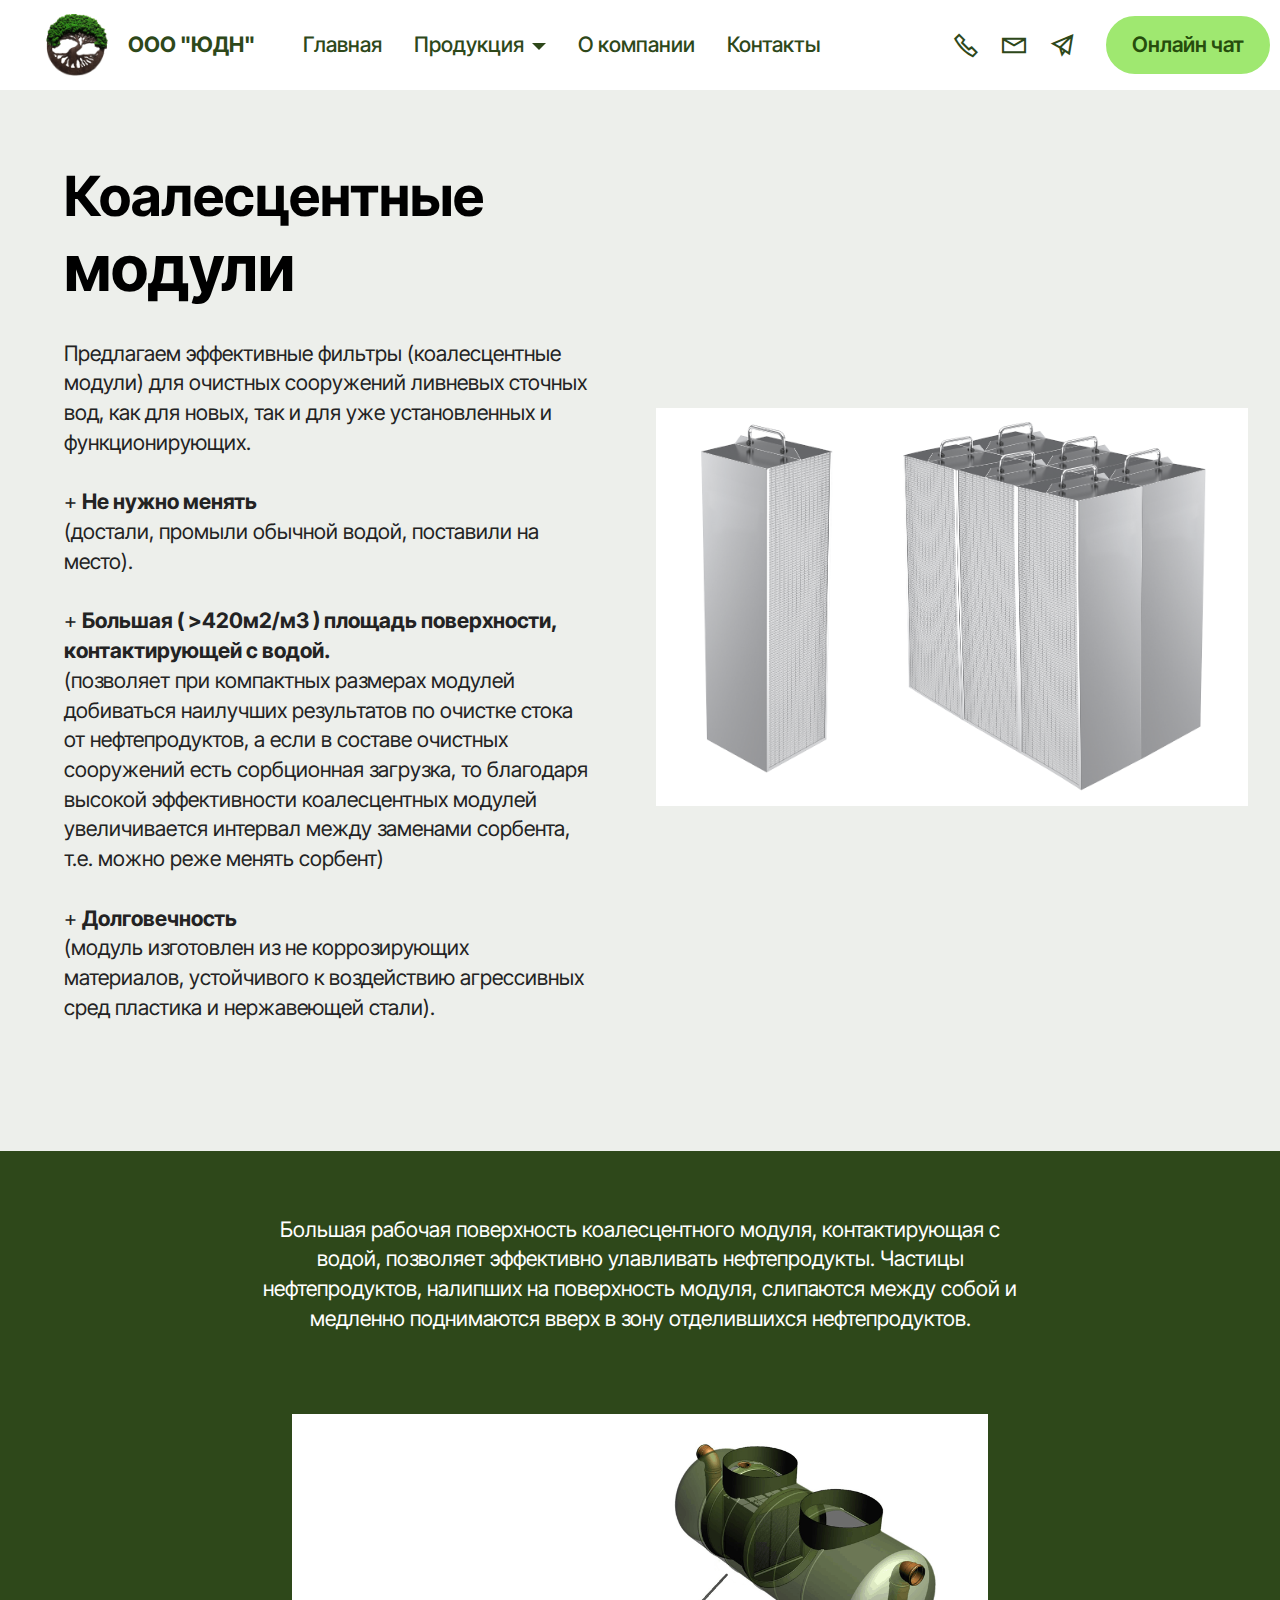
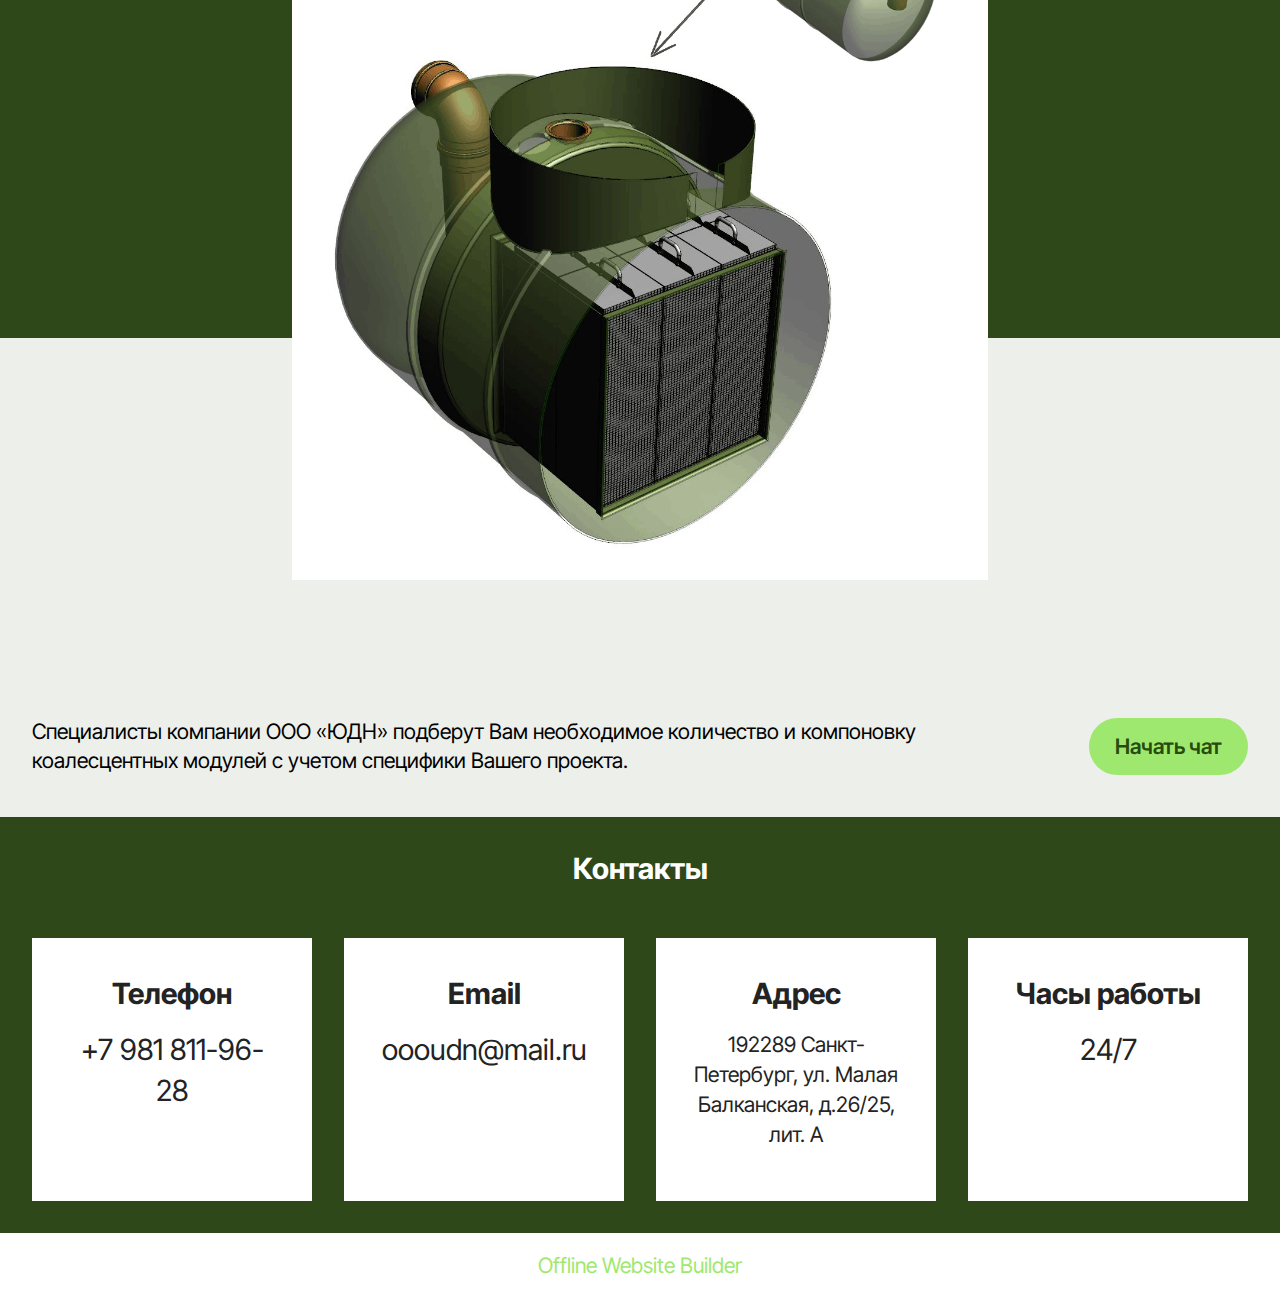
<file: loading.html>
<!DOCTYPE html>
<html  >
<head>
  <!-- Site made with Mobirise Website Builder v5.9.24, https://mobirise.com -->
  <meta charset="UTF-8">
  <meta http-equiv="X-UA-Compatible" content="IE=edge">
  <meta name="generator" content="Mobirise v5.9.24, mobirise.com">
  <meta name="viewport" content="width=device-width, initial-scale=1, minimum-scale=1">
  <link rel="shortcut icon" href="assets/images/-2-110x94.png" type="image/x-icon">
  <meta name="description" content="">
  
  
  <title>Коалесцентные модули</title>
  <link rel="stylesheet" href="assets/web/assets/mobirise-icons2/mobirise2.css">
  <link rel="stylesheet" href="assets/bootstrap/css/bootstrap.min.css">
  <link rel="stylesheet" href="assets/bootstrap/css/bootstrap-grid.min.css">
  <link rel="stylesheet" href="assets/bootstrap/css/bootstrap-reboot.min.css">
  <link rel="stylesheet" href="assets/dropdown/css/style.css">
  <link rel="stylesheet" href="assets/theme/css/style.css">
  <link rel="preload" href="https://fonts.googleapis.com/css?family=Inter+Tight:100,200,300,400,500,600,700,800,900,100i,200i,300i,400i,500i,600i,700i,800i,900i&display=swap" as="style" onload="this.onload=null;this.rel='stylesheet'">
  <noscript><link rel="stylesheet" href="https://fonts.googleapis.com/css?family=Inter+Tight:100,200,300,400,500,600,700,800,900,100i,200i,300i,400i,500i,600i,700i,800i,900i&display=swap"></noscript>
  <link rel="preload" as="style" href="assets/mobirise/css/mbr-additional.css?v=aH2IPk"><link rel="stylesheet" href="assets/mobirise/css/mbr-additional.css?v=aH2IPk" type="text/css">

  
  
  
</head>
<body>
  
  <section data-bs-version="5.1" class="menu menu6 cid-uzu9UDqcK4" once="menu" id="menu06-o">
	

	<nav class="navbar navbar-dropdown opacityScrollOff navbar-fixed-top navbar-expand-lg">
		<div class="container">
			<div class="navbar-brand">
				<span class="navbar-logo">
					<a href="index.html#header09-6">
						<img src="assets/images/-2-110x94.png" alt="Mobirise Website Builder" style="height: 3.9rem;">
					</a>
				</span>
				<span class="navbar-caption-wrap"><a class="navbar-caption text-info text-primary display-4" href="index.html#header09-6">ООО "ЮДН"</a></span>
			</div>
			<button class="navbar-toggler" type="button" data-toggle="collapse" data-bs-toggle="collapse" data-target="#navbarSupportedContent" data-bs-target="#navbarSupportedContent" aria-controls="navbarNavAltMarkup" aria-expanded="false" aria-label="Toggle navigation">
				<div class="hamburger">
					<span></span>
					<span></span>
					<span></span>
					<span></span>
				</div>
			</button>
			<div class="collapse navbar-collapse opacityScrollOff" id="navbarSupportedContent">
				<ul class="navbar-nav nav-dropdown" data-app-modern-menu="true"><li class="nav-item"><a class="nav-link link show text-info text-primary display-7" href="index.html#header09-6" aria-expanded="false">Главная</a></li><li class="nav-item dropdown">
						<a class="nav-link link dropdown-toggle text-info display-7" href="https://mobiri.se" data-toggle="dropdown-submenu" data-bs-toggle="dropdown" data-bs-auto-close="outside" aria-expanded="false">Продукция</a><div class="dropdown-menu" aria-labelledby="dropdown-957"><a class="dropdown-item text-info text-primary display-7" href="grease_separators.html#header01-z" aria-expanded="false">Жироуловители</a><a class="dropdown-item text-info display-7" href="https://mobiri.se">Очистные ливневых сточных вод</a><a class="show dropdown-item text-info display-7" href="https://mobiri.se">Насосные станции</a><a class="show dropdown-item text-info display-7" href="https://mobiri.se">Колодцы</a><a class="show dropdown-item text-info text-primary display-7" href="tanks.html#features038-1p">Ёмкости и резервуары</a><a class="dropdown-item text-info text-primary display-7" href="products_for_parking.html#header01-1x">Лотки и отделители для паркингов</a><a class="dropdown-item text-info text-primary display-7" href="loading.html#header01-t">Коалесцентные модули</a></div>
					</li>
					<li class="nav-item">
						<a class="nav-link link text-info text-primary display-7" href="index.html#contacts01-k" aria-expanded="false">О компании</a>
					</li>
					<li class="nav-item">
						<a class="nav-link link text-info text-primary display-7" href="index.html#contacts01-k">Контакты</a>
					</li></ul>
				<div class="icons-menu">
					<a class="iconfont-wrapper" href="index.html#contacts01-k">
						<span class="p-2 mbr-iconfont mobi-mbri-phone mobi-mbri"></span>
					</a>
					<a class="iconfont-wrapper" href="mailto:oooudn@mail.ru">
						<span class="p-2 mbr-iconfont mobi-mbri-letter mobi-mbri"></span>
					</a>
					<a class="iconfont-wrapper" href="index.html#contacts01-k">
						<span class="p-2 mbr-iconfont mobi-mbri-paper-plane mobi-mbri"></span>
					</a>
					
				</div>
				<div class="navbar-buttons mbr-section-btn"><a class="btn btn-primary display-7" href="https://wa.me/79990422614">Онлайн чат</a></div>
			</div>
		</div>
	</nav>
</section>

<section data-bs-version="5.1" class="header1 cid-uANHkIqf2N" id="header01-t">
	

	
	

	<div class="container-fluid">
		<div class="row justify-content-center">
			<div class="col-12 col-md-12 col-lg-6 image-wrapper">
				<img class="w-100" src="assets/images/europek-roo-coalisator-nft25-1437x967.png" alt="Mobirise Website Builder">
			</div>
			<div class="col-12 col-lg col-md-12">
				<div class="text-wrapper align-left">
					<h1 class="mbr-section-title mbr-fonts-style mb-4 display-2">
						<strong>Коалесцентные</strong>&nbsp;<br><strong style="font-size: 4rem;">модули</strong></h1>
					<p class="mbr-text mbr-fonts-style mb-4 display-7">
						Предлагаем эффективные фильтры (коалесцентные модули) для очистных сооружений ливневых сточных вод, как для новых, так и для уже установленных и функционирующих.<br><br>+ <strong>Не нужно менять </strong><br>(достали, промыли обычной водой, поставили на место).
<br><br>+ <strong>Большая ( &gt;420м2/м3 ) площадь поверхности, контактирующей с водой. </strong><br>(позволяет при компактных размерах модулей добиваться наилучших результатов по очистке стока от нефтепродуктов, а если в составе очистных сооружений есть сорбционная загрузка, то благодаря высокой эффективности коалесцентных модулей увеличивается интервал между заменами сорбента, т.е. можно реже менять сорбент)<br> 
<br>+ <strong>Долговечность </strong><br>(модуль изготовлен из не коррозирующих материалов, устойчивого к воздействию агрессивных сред пластика и нержавеющей стали).&nbsp;<br>
					</p>
					
				</div>
			</div>
		</div>
	</div>
</section>

<section data-bs-version="5.1" class="header5 cid-uANQzAFo0u" id="header05-u">
	

	
	
	<div class="topbg"></div>
	<div class="align-center container-fluid">
		<div class="row justify-content-center">
			<div class="col-md-12 content-head">
				
				<p class="mbr-text mbr-fonts-style mb-4 display-7">
					Большая рабочая поверхность коалесцентного модуля, контактирующая с водой, позволяет эффективно улавливать нефтепродукты. Частицы нефтепродуктов, налипших на поверхность модуля, слипаются между собой и медленно поднимаются вверх в зону отделившихся нефтепродуктов.
				</p>
				
			</div>
		</div>
		<div class="row mt-5 justify-content-center">
			<div class="col-12 col-lg-7">
				<img src="assets/images/-1-1176x1295.png" alt="Mobirise Website Builder" title="">
			</div>
		</div>
	</div>
</section>

<section data-bs-version="5.1" class="features035 cid-uANS5rSdXW" id="features035-v">
	

	
	
	<div class="container">
		<div class="row">
			<div class="col-12 col-lg-9 active">
				<div class="item-wrapper">
					<div class="card-box">
						<h4 class="card-text mbr-fonts-style display-7">Специалисты компании ООО «ЮДН» подберут Вам необходимое количество и компоновку коалесцентных модулей с учетом специфики Вашего проекта.&nbsp;</h4>
					</div>
				</div>
			</div>
			<div class="col-12 col-lg-3 active">
				<div class="mbr-section-btn"><a class="btn btn-primary display-7" href="loading.html#contacts01-x">Начать чат</a></div>
			</div>
		</div>
	</div>
</section>

<section data-bs-version="5.1" class="contacts01 cid-uANTFOokKI" id="contacts01-x">
    

    
    
    <div class="container-fluid">
        <div class="row justify-content-center">
            <div class="col-12 content-head">
                <div class="mbr-section-head mb-5">
                    <h3 class="mbr-section-title mbr-fonts-style align-center mb-0 display-5">
                        <strong>Контакты</strong></h3>
                    
                </div>
            </div>
        </div>
        <div class="row">
            <div class="item features-without-image col-12 col-md-3 active">
                <div class="item-wrapper">
                    <div class="text-wrapper">
                        <h6 class="card-title mbr-fonts-style mb-3 display-5"><strong>Телефон</strong></h6>
                        <p class="mbr-text mbr-fonts-style display-5">+7 981 811-96-28</p>
                    </div>
                </div>
            </div>
            <div class="item features-without-image col-12 col-md-3">
                <div class="item-wrapper">
                    <div class="text-wrapper">
                        <h6 class="card-title mbr-fonts-style mb-3 display-5">
                            <strong>Email</strong>
                        </h6>
                        <p class="mbr-text mbr-fonts-style display-5">oooudn@mail.ru</p>
                    </div>
                </div>
            </div>
            <div class="item features-without-image col-12 col-md-3">
                <div class="item-wrapper">
                    <div class="text-wrapper">
                        <h6 class="card-title mbr-fonts-style mb-3 display-5">
                            <strong>Адрес</strong></h6>
                        <p class="mbr-text mbr-fonts-style display-7">
                            192289 Санкт-Петербург, ул. Малая Балканская, д.26/25, лит. А</p>
                    </div>
                </div>
            </div>
            <div class="item features-without-image col-12 col-md-3">
                <div class="item-wrapper">
                    <div class="text-wrapper">
                        <h6 class="card-title mbr-fonts-style mb-3 display-5"><strong>Часы работы</strong></h6>
                        <p class="mbr-text mbr-fonts-style display-5">
                            24/7</p>
                    </div>
                </div>
            </div>
        </div>
    </div>
</section><section class="display-7" style="padding: 0;align-items: center;justify-content: center;flex-wrap: wrap;    align-content: center;display: flex;position: relative;height: 4rem;"><a href="https://mobiri.se/1206403" style="flex: 1 1;height: 4rem;position: absolute;width: 100%;z-index: 1;"><img alt="" style="height: 4rem;" src="[data-uri]"></a><p style="margin: 0;text-align: center;" class="display-7">&#8204;</p><a style="z-index:1" href="https://mobirise.com/offline-website-builder.html">Offline Website Builder</a></section><script src="assets/bootstrap/js/bootstrap.bundle.min.js"></script>  <script src="assets/smoothscroll/smooth-scroll.js"></script>  <script src="assets/ytplayer/index.js"></script>  <script src="assets/dropdown/js/navbar-dropdown.js"></script>  <script src="assets/theme/js/script.js"></script>  
  
  
</body>
</html>
</file>
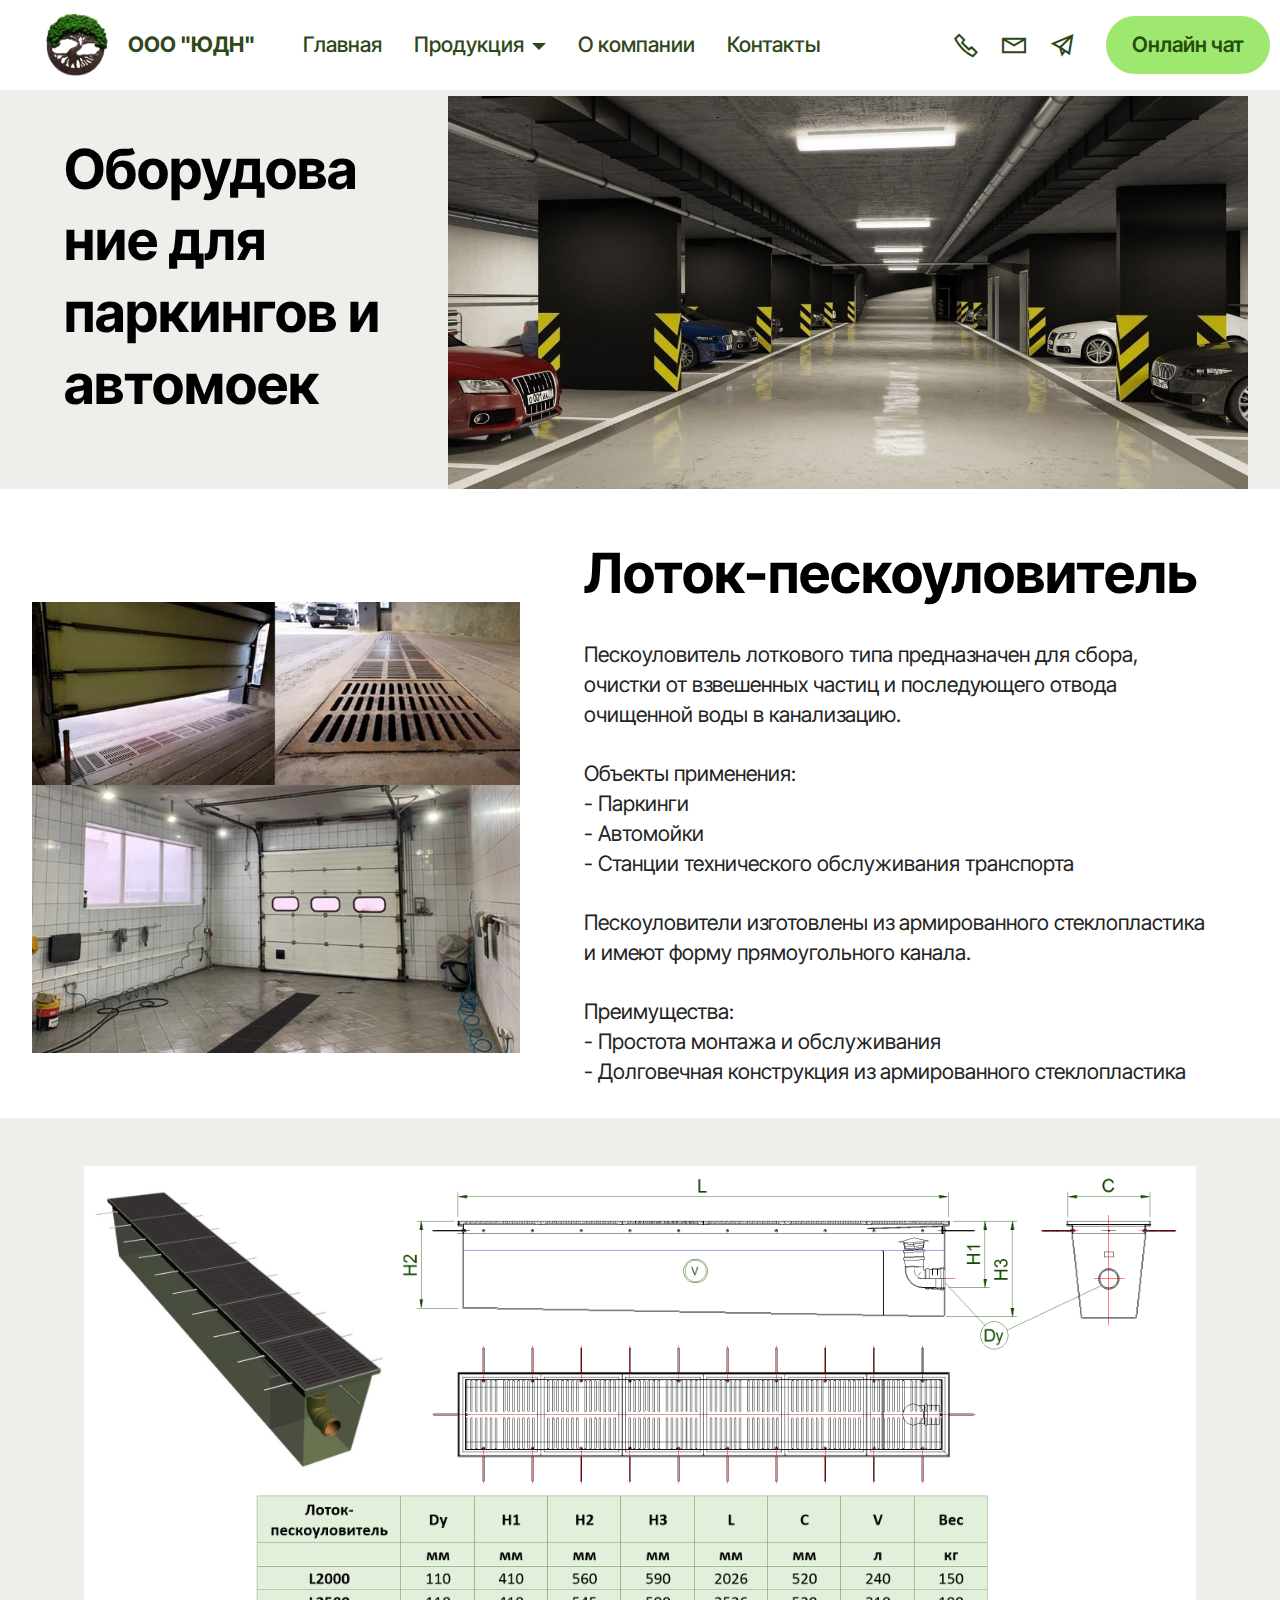
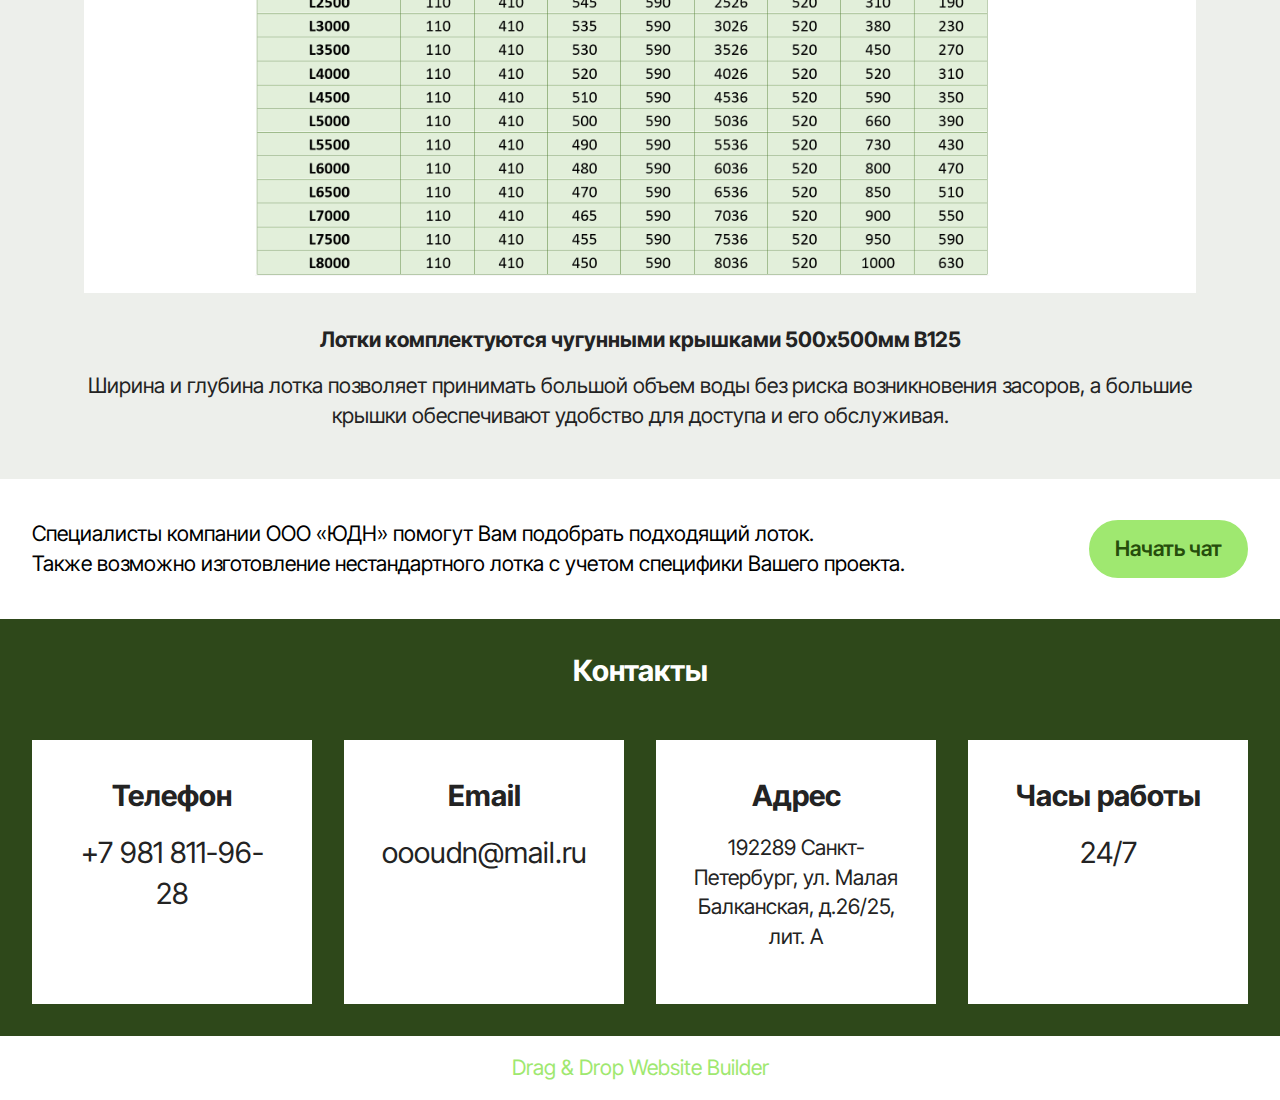
<file: products_for_parking.html>
<!DOCTYPE html>
<html  >
<head>
  <!-- Site made with Mobirise Website Builder v5.9.24, https://mobirise.com -->
  <meta charset="UTF-8">
  <meta http-equiv="X-UA-Compatible" content="IE=edge">
  <meta name="generator" content="Mobirise v5.9.24, mobirise.com">
  <meta name="viewport" content="width=device-width, initial-scale=1, minimum-scale=1">
  <link rel="shortcut icon" href="assets/images/-2-110x94.png" type="image/x-icon">
  <meta name="description" content="Продукция для крытых паркингов, гаражей, СТО
и автомоек.">
  
  
  <title>Лотки и отделители для паркингов</title>
  <link rel="stylesheet" href="assets/web/assets/mobirise-icons2/mobirise2.css">
  <link rel="stylesheet" href="assets/bootstrap/css/bootstrap.min.css">
  <link rel="stylesheet" href="assets/bootstrap/css/bootstrap-grid.min.css">
  <link rel="stylesheet" href="assets/bootstrap/css/bootstrap-reboot.min.css">
  <link rel="stylesheet" href="assets/dropdown/css/style.css">
  <link rel="stylesheet" href="assets/theme/css/style.css">
  <link rel="preload" href="https://fonts.googleapis.com/css?family=Inter+Tight:100,200,300,400,500,600,700,800,900,100i,200i,300i,400i,500i,600i,700i,800i,900i&display=swap" as="style" onload="this.onload=null;this.rel='stylesheet'">
  <noscript><link rel="stylesheet" href="https://fonts.googleapis.com/css?family=Inter+Tight:100,200,300,400,500,600,700,800,900,100i,200i,300i,400i,500i,600i,700i,800i,900i&display=swap"></noscript>
  <link rel="preload" as="style" href="assets/mobirise/css/mbr-additional.css?v=Wp83cN"><link rel="stylesheet" href="assets/mobirise/css/mbr-additional.css?v=Wp83cN" type="text/css">

  
  
  
</head>
<body>
  
  <section data-bs-version="5.1" class="menu menu6 cid-uzu9UDqcK4" once="menu" id="menu06-1v">
	

	<nav class="navbar navbar-dropdown opacityScrollOff navbar-fixed-top navbar-expand-lg">
		<div class="container">
			<div class="navbar-brand">
				<span class="navbar-logo">
					<a href="index.html#header09-6">
						<img src="assets/images/-2-110x94.png" alt="Mobirise Website Builder" style="height: 3.9rem;">
					</a>
				</span>
				<span class="navbar-caption-wrap"><a class="navbar-caption text-info text-primary display-4" href="index.html#header09-6">ООО "ЮДН"</a></span>
			</div>
			<button class="navbar-toggler" type="button" data-toggle="collapse" data-bs-toggle="collapse" data-target="#navbarSupportedContent" data-bs-target="#navbarSupportedContent" aria-controls="navbarNavAltMarkup" aria-expanded="false" aria-label="Toggle navigation">
				<div class="hamburger">
					<span></span>
					<span></span>
					<span></span>
					<span></span>
				</div>
			</button>
			<div class="collapse navbar-collapse opacityScrollOff" id="navbarSupportedContent">
				<ul class="navbar-nav nav-dropdown" data-app-modern-menu="true"><li class="nav-item"><a class="nav-link link show text-info text-primary display-7" href="index.html#header09-6" aria-expanded="false">Главная</a></li><li class="nav-item dropdown">
						<a class="nav-link link dropdown-toggle text-info display-7" href="https://mobiri.se" data-toggle="dropdown-submenu" data-bs-toggle="dropdown" data-bs-auto-close="outside" aria-expanded="false">Продукция</a><div class="dropdown-menu" aria-labelledby="dropdown-957"><a class="dropdown-item text-info text-primary display-7" href="grease_separators.html#header01-z" aria-expanded="false">Жироуловители</a><a class="dropdown-item text-info display-7" href="https://mobiri.se">Очистные ливневых сточных вод</a><a class="show dropdown-item text-info display-7" href="https://mobiri.se">Насосные станции</a><a class="show dropdown-item text-info display-7" href="https://mobiri.se">Колодцы</a><a class="show dropdown-item text-info text-primary display-7" href="tanks.html#features038-1p">Ёмкости и резервуары</a><a class="dropdown-item text-info text-primary display-7" href="products_for_parking.html#header01-1x">Лотки и отделители для паркингов</a><a class="dropdown-item text-info text-primary display-7" href="loading.html#header01-t">Коалесцентные модули</a></div>
					</li>
					<li class="nav-item">
						<a class="nav-link link text-info text-primary display-7" href="index.html#contacts01-k" aria-expanded="false">О компании</a>
					</li>
					<li class="nav-item">
						<a class="nav-link link text-info text-primary display-7" href="index.html#contacts01-k">Контакты</a>
					</li></ul>
				<div class="icons-menu">
					<a class="iconfont-wrapper" href="index.html#contacts01-k">
						<span class="p-2 mbr-iconfont mobi-mbri-phone mobi-mbri"></span>
					</a>
					<a class="iconfont-wrapper" href="mailto:oooudn@mail.ru">
						<span class="p-2 mbr-iconfont mobi-mbri-letter mobi-mbri"></span>
					</a>
					<a class="iconfont-wrapper" href="index.html#contacts01-k">
						<span class="p-2 mbr-iconfont mobi-mbri-paper-plane mobi-mbri"></span>
					</a>
					
				</div>
				<div class="navbar-buttons mbr-section-btn"><a class="btn btn-primary display-7" href="https://wa.me/79990422614">Онлайн чат</a></div>
			</div>
		</div>
	</nav>
</section>

<section data-bs-version="5.1" class="header1 cid-uDmvpyeoq6" id="header01-1x">
	

	
	

	<div class="container-fluid">
		<div class="row justify-content-center">
			<div class="col-12 col-md-12 col-lg-8 image-wrapper">
				<img class="w-100" src="assets/images/-1427x805.jpeg" alt="Mobirise Website Builder">
			</div>
			<div class="col-12 col-lg col-md-12">
				<div class="text-wrapper align-left">
					<h1 class="mbr-section-title mbr-fonts-style mb-4 display-2">
						<strong>Оборудование для паркингов и автомоек</strong></h1>
					<p class="mbr-text mbr-fonts-style mb-4 display-7"></p>
					
				</div>
			</div>
		</div>
	</div>
</section>

<section data-bs-version="5.1" class="header1 cid-uDmwxn5BmZ" id="header01-1y">
	

	
	

	<div class="container-fluid">
		<div class="row justify-content-center">
			<div class="col-12 col-md-12 col-lg-5 image-wrapper">
				<img class="w-100" src="assets/images/3-624x577.jpg" alt="Mobirise Website Builder">
			</div>
			<div class="col-12 col-lg col-md-12">
				<div class="text-wrapper align-left">
					<h1 class="mbr-section-title mbr-fonts-style mb-4 display-2"><strong>Лоток-пескоуловитель</strong></h1>
					<p class="mbr-text mbr-fonts-style mb-4 display-7">Пескоуловитель лоткового типа предназначен для сбора, очистки от взвешенных частиц и последующего отвода очищенной воды в канализацию.
<br>
<br>    Объекты применения:
<br>        - Паркинги
<br>        - Автомойки
<br>        - Станции технического обслуживания транспорта<br><br>Пескоуловители изготовлены из армированного стеклопластика и имеют форму прямоугольного канала.
<br>
<br>Преимущества:
<br>- Простота монтажа и обслуживания
<br>- Долговечная конструкция из армированного стеклопластика&nbsp;<br></p>
					
				</div>
			</div>
		</div>
	</div>
</section>

<section data-bs-version="5.1" class="image01 cid-uDqUY3LGji" id="image01-23">
  

  
  

  <div class="container">
    <div class="row justify-content-center">
      <div class="col-12 col-lg-11">
        <div class="image-wrapper mb-4">
          <img class="w-100" src="assets/images/-3d-2680x1752.png" alt="Mobirise Website Builder">
        </div>
        <h4 class="mbr-description mbr-fonts-style mb-3 align-center display-4"><strong>Лотки комплектуются чугунными крышками 500х500мм В125</strong></h4>
        <p class="mbr-description mbr-fonts-style mb-0 align-center display-7">Ширина и глубина лотка позволяет принимать большой объем воды без риска возникновения засоров, а большие крышки обеспечивают удобство для доступа и его обслуживая.<br></p>
      </div>
    </div>
  </div>
</section>

<section data-bs-version="5.1" class="features035 cid-uDqXAX6abY" id="features035-26">
	

	
	
	<div class="container">
		<div class="row">
			<div class="col-12 col-lg-9 active">
				<div class="item-wrapper">
					<div class="card-box">
						<h4 class="card-text mbr-fonts-style display-7">Специалисты компании ООО «ЮДН» помогут Вам подобрать подходящий лоток.&nbsp; <br>Также возможно изготовление нестандартного лотка с учетом специфики Вашего проекта.</h4>
					</div>
				</div>
			</div>
			<div class="col-12 col-lg-3 active">
				<div class="mbr-section-btn"><a class="btn btn-primary display-7" href="products_for_parking.html#contacts01-27">Начать чат</a></div>
			</div>
		</div>
	</div>
</section>

<section data-bs-version="5.1" class="contacts01 cid-uDqXFJGDwb" id="contacts01-27">
    

    
    
    <div class="container-fluid">
        <div class="row justify-content-center">
            <div class="col-12 content-head">
                <div class="mbr-section-head mb-5">
                    <h3 class="mbr-section-title mbr-fonts-style align-center mb-0 display-5">
                        <strong>Контакты</strong></h3>
                    
                </div>
            </div>
        </div>
        <div class="row">
            <div class="item features-without-image col-12 col-md-3 active">
                <div class="item-wrapper">
                    <div class="text-wrapper">
                        <h6 class="card-title mbr-fonts-style mb-3 display-5"><strong>Телефон</strong></h6>
                        <p class="mbr-text mbr-fonts-style display-5">+7 981 811-96-28</p>
                    </div>
                </div>
            </div>
            <div class="item features-without-image col-12 col-md-3">
                <div class="item-wrapper">
                    <div class="text-wrapper">
                        <h6 class="card-title mbr-fonts-style mb-3 display-5">
                            <strong>Email</strong>
                        </h6>
                        <p class="mbr-text mbr-fonts-style display-5">oooudn@mail.ru</p>
                    </div>
                </div>
            </div>
            <div class="item features-without-image col-12 col-md-3">
                <div class="item-wrapper">
                    <div class="text-wrapper">
                        <h6 class="card-title mbr-fonts-style mb-3 display-5">
                            <strong>Адрес</strong></h6>
                        <p class="mbr-text mbr-fonts-style display-7">
                            192289 Санкт-Петербург, ул. Малая Балканская, д.26/25, лит. А</p>
                    </div>
                </div>
            </div>
            <div class="item features-without-image col-12 col-md-3">
                <div class="item-wrapper">
                    <div class="text-wrapper">
                        <h6 class="card-title mbr-fonts-style mb-3 display-5"><strong>Часы работы</strong></h6>
                        <p class="mbr-text mbr-fonts-style display-5">
                            24/7</p>
                    </div>
                </div>
            </div>
        </div>
    </div>
</section><section class="display-7" style="padding: 0;align-items: center;justify-content: center;flex-wrap: wrap;    align-content: center;display: flex;position: relative;height: 4rem;"><a href="https://mobiri.se/1206403" style="flex: 1 1;height: 4rem;position: absolute;width: 100%;z-index: 1;"><img alt="" style="height: 4rem;" src="[data-uri]"></a><p style="margin: 0;text-align: center;" class="display-7">&#8204;</p><a style="z-index:1" href="https://mobirise.com/drag-drop-website-builder.html">Drag & Drop Website Builder</a></section><script src="assets/bootstrap/js/bootstrap.bundle.min.js"></script>  <script src="assets/smoothscroll/smooth-scroll.js"></script>  <script src="assets/ytplayer/index.js"></script>  <script src="assets/dropdown/js/navbar-dropdown.js"></script>  <script src="assets/theme/js/script.js"></script>  
  
  
</body>
</html>
</file>
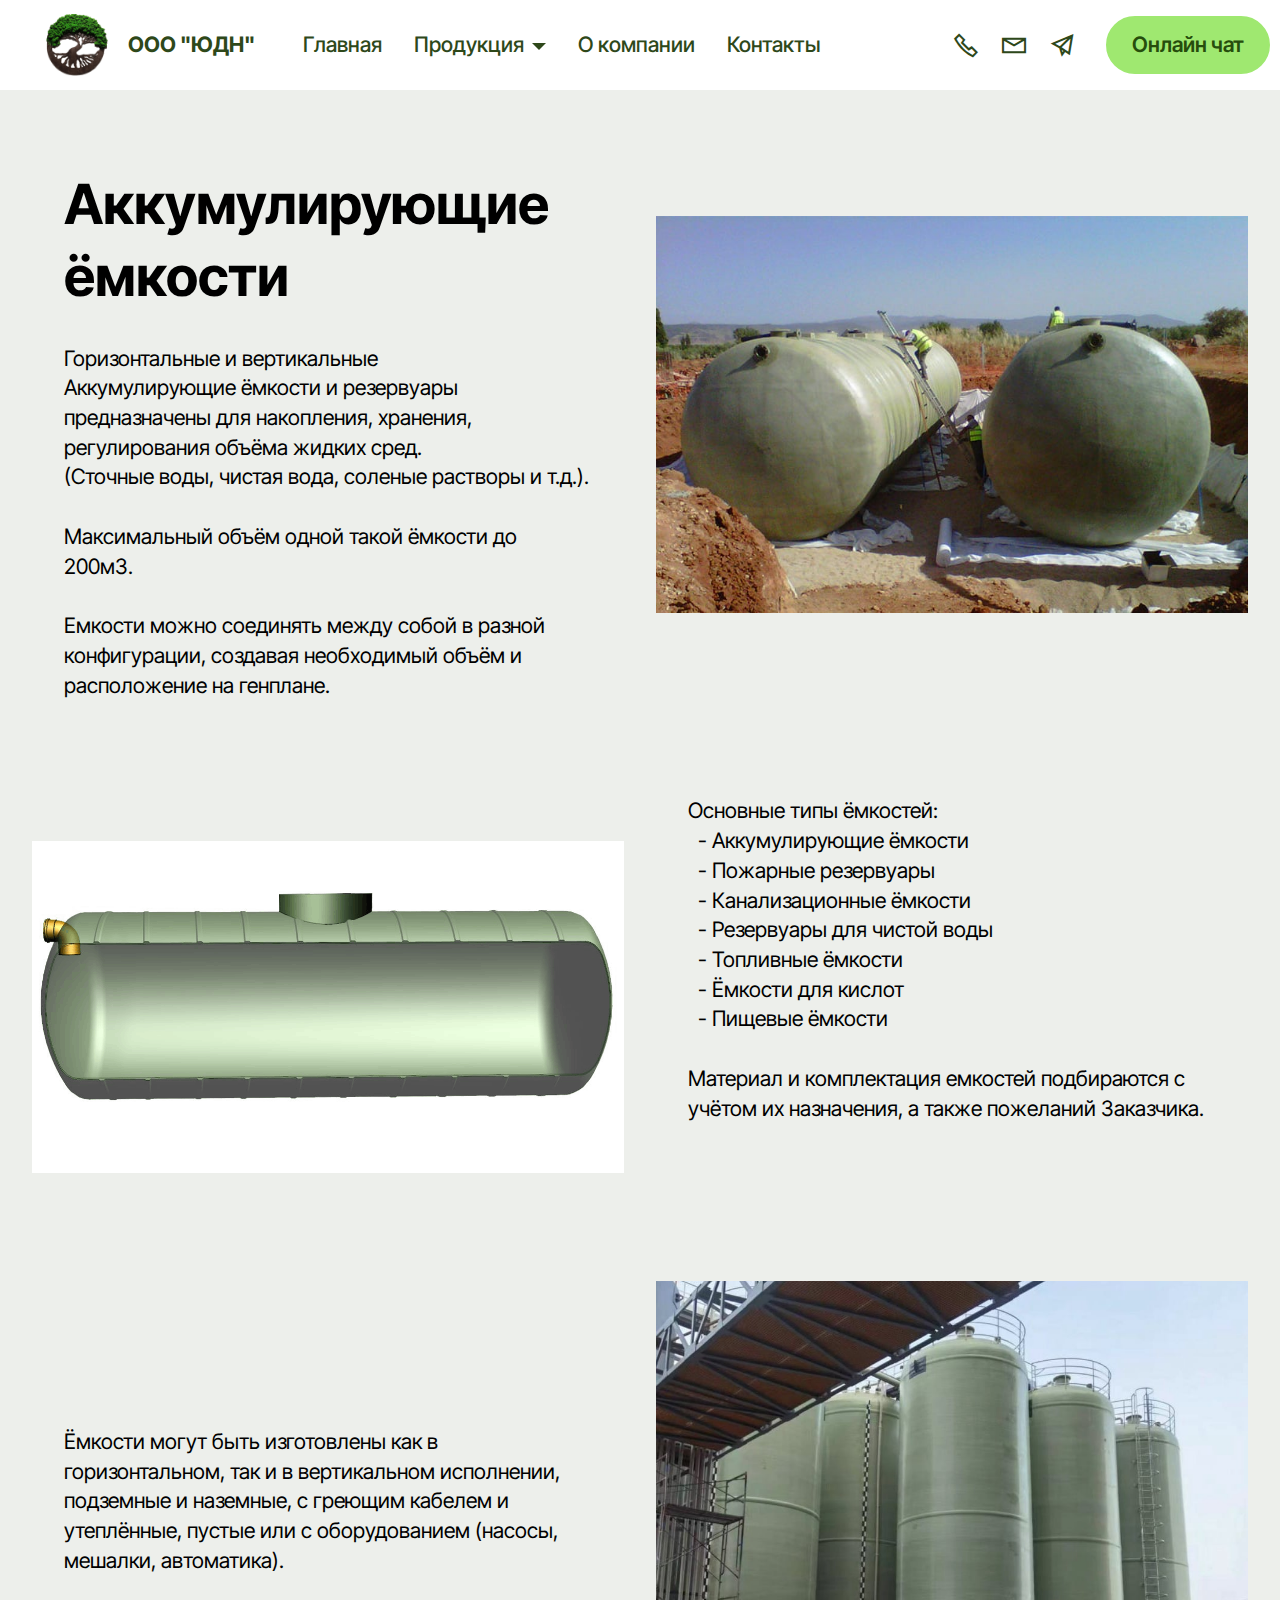
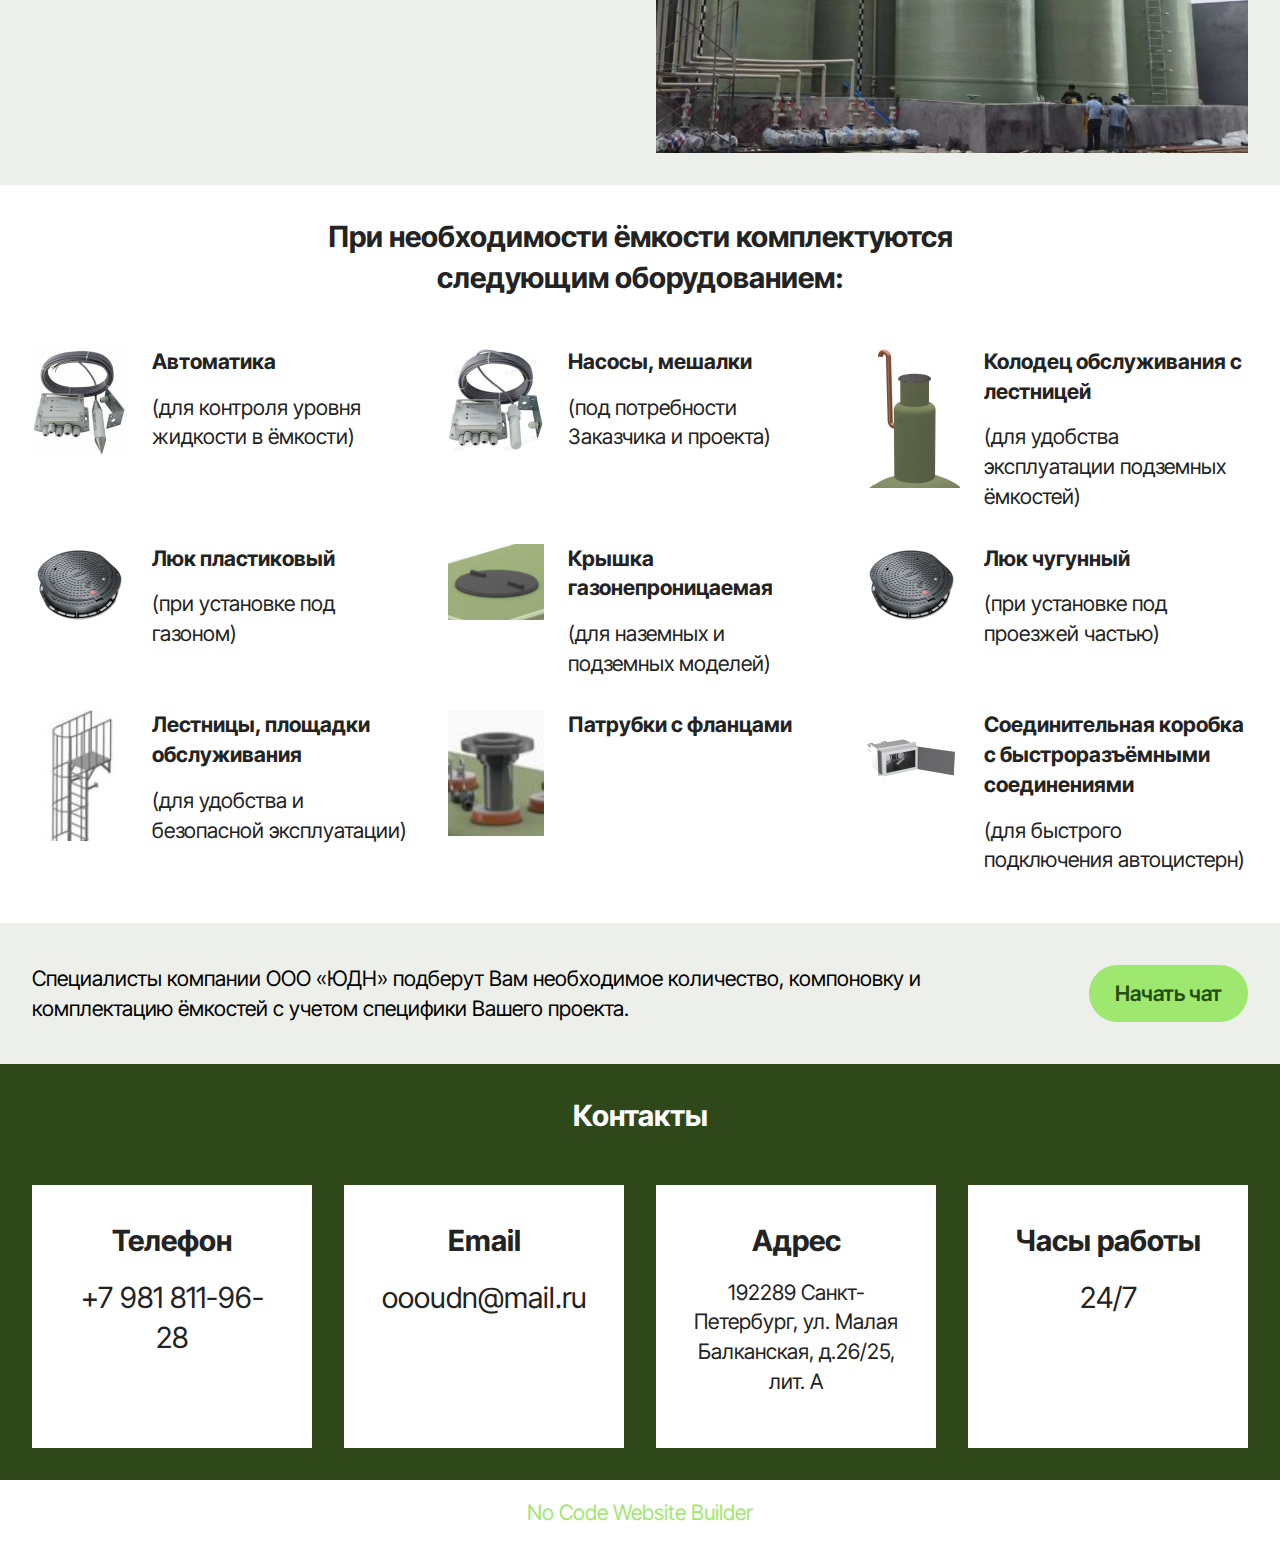
<file: tanks.html>
<!DOCTYPE html>
<html  >
<head>
  <!-- Site made with Mobirise Website Builder v5.9.24, https://mobirise.com -->
  <meta charset="UTF-8">
  <meta http-equiv="X-UA-Compatible" content="IE=edge">
  <meta name="generator" content="Mobirise v5.9.24, mobirise.com">
  <meta name="viewport" content="width=device-width, initial-scale=1, minimum-scale=1">
  <link rel="shortcut icon" href="assets/images/-2-110x94.png" type="image/x-icon">
  <meta name="description" content="Пожарные, накопительные, для канализационных и промышленных стоков.">
  
  
  <title>Ёмкости и резервуары</title>
  <link rel="stylesheet" href="assets/web/assets/mobirise-icons2/mobirise2.css">
  <link rel="stylesheet" href="assets/bootstrap/css/bootstrap.min.css">
  <link rel="stylesheet" href="assets/bootstrap/css/bootstrap-grid.min.css">
  <link rel="stylesheet" href="assets/bootstrap/css/bootstrap-reboot.min.css">
  <link rel="stylesheet" href="assets/dropdown/css/style.css">
  <link rel="stylesheet" href="assets/theme/css/style.css">
  <link rel="preload" href="https://fonts.googleapis.com/css?family=Inter+Tight:100,200,300,400,500,600,700,800,900,100i,200i,300i,400i,500i,600i,700i,800i,900i&display=swap" as="style" onload="this.onload=null;this.rel='stylesheet'">
  <noscript><link rel="stylesheet" href="https://fonts.googleapis.com/css?family=Inter+Tight:100,200,300,400,500,600,700,800,900,100i,200i,300i,400i,500i,600i,700i,800i,900i&display=swap"></noscript>
  <link rel="preload" as="style" href="assets/mobirise/css/mbr-additional.css?v=axkaqq"><link rel="stylesheet" href="assets/mobirise/css/mbr-additional.css?v=axkaqq" type="text/css">

  
  
  
</head>
<body>
  
  <section data-bs-version="5.1" class="menu menu6 cid-uzu9UDqcK4" once="menu" id="menu06-1n">
	

	<nav class="navbar navbar-dropdown opacityScrollOff navbar-fixed-top navbar-expand-lg">
		<div class="container">
			<div class="navbar-brand">
				<span class="navbar-logo">
					<a href="index.html#header09-6">
						<img src="assets/images/-2-110x94.png" alt="Mobirise Website Builder" style="height: 3.9rem;">
					</a>
				</span>
				<span class="navbar-caption-wrap"><a class="navbar-caption text-info text-primary display-4" href="index.html#header09-6">ООО "ЮДН"</a></span>
			</div>
			<button class="navbar-toggler" type="button" data-toggle="collapse" data-bs-toggle="collapse" data-target="#navbarSupportedContent" data-bs-target="#navbarSupportedContent" aria-controls="navbarNavAltMarkup" aria-expanded="false" aria-label="Toggle navigation">
				<div class="hamburger">
					<span></span>
					<span></span>
					<span></span>
					<span></span>
				</div>
			</button>
			<div class="collapse navbar-collapse opacityScrollOff" id="navbarSupportedContent">
				<ul class="navbar-nav nav-dropdown" data-app-modern-menu="true"><li class="nav-item"><a class="nav-link link show text-info text-primary display-7" href="index.html#header09-6" aria-expanded="false">Главная</a></li><li class="nav-item dropdown">
						<a class="nav-link link dropdown-toggle text-info display-7" href="https://mobiri.se" data-toggle="dropdown-submenu" data-bs-toggle="dropdown" data-bs-auto-close="outside" aria-expanded="false">Продукция</a><div class="dropdown-menu" aria-labelledby="dropdown-957"><a class="dropdown-item text-info text-primary display-7" href="grease_separators.html#header01-z" aria-expanded="false">Жироуловители</a><a class="dropdown-item text-info display-7" href="https://mobiri.se">Очистные ливневых сточных вод</a><a class="show dropdown-item text-info display-7" href="https://mobiri.se">Насосные станции</a><a class="show dropdown-item text-info display-7" href="https://mobiri.se">Колодцы</a><a class="show dropdown-item text-info text-primary display-7" href="tanks.html#features038-1p">Ёмкости и резервуары</a><a class="dropdown-item text-info text-primary display-7" href="products_for_parking.html#header01-1x">Лотки и отделители для паркингов</a><a class="dropdown-item text-info text-primary display-7" href="loading.html#header01-t">Коалесцентные модули</a></div>
					</li>
					<li class="nav-item">
						<a class="nav-link link text-info text-primary display-7" href="index.html#contacts01-k" aria-expanded="false">О компании</a>
					</li>
					<li class="nav-item">
						<a class="nav-link link text-info text-primary display-7" href="index.html#contacts01-k">Контакты</a>
					</li></ul>
				<div class="icons-menu">
					<a class="iconfont-wrapper" href="index.html#contacts01-k">
						<span class="p-2 mbr-iconfont mobi-mbri-phone mobi-mbri"></span>
					</a>
					<a class="iconfont-wrapper" href="mailto:oooudn@mail.ru">
						<span class="p-2 mbr-iconfont mobi-mbri-letter mobi-mbri"></span>
					</a>
					<a class="iconfont-wrapper" href="index.html#contacts01-k">
						<span class="p-2 mbr-iconfont mobi-mbri-paper-plane mobi-mbri"></span>
					</a>
					
				</div>
				<div class="navbar-buttons mbr-section-btn"><a class="btn btn-primary display-7" href="https://wa.me/79990422614">Онлайн чат</a></div>
			</div>
		</div>
	</nav>
</section>

<section data-bs-version="5.1" class="features38 cid-uDlXs8dWqp" id="features038-1p">
    

    
    

    <div class="container">
        <div class="row justify-content-center">
            <div class="col-12 col-md-12 col-lg">
                <div class="text-wrapper align-left">
                    <h1 class="mbr-section-title mbr-fonts-style mb-4 display-2"><strong><br></strong><strong>Аккумулирующие ёмкости</strong></h1>
                    <p class="mbr-text align-left mbr-fonts-style mb-4 display-7">Горизонтальные и вертикальные<br>Аккумулирующие ёмкости и резервуары предназначены для накопления, хранения, регулирования объёма жидких сред.
<br>(Сточные воды, чистая вода, соленые растворы и т.д.).<br>&nbsp;<br>Максимальный объём одной такой ёмкости до 200м3.&nbsp;<br><br>Емкости можно соединять между собой в разной конфигурации, создавая необходимый объём и расположение на генплане.<br></p>
                    
                </div>
            </div>
            <div class="col-12 col-md-12 col-lg-6 image-wrapper">
                <img class="w-100" src="assets/images/accum-tank2-754x506.jpg" alt="Mobirise Website Builder">
            </div>
        </div>
        <div class="row row-reverse justify-content-center">

            <div class="col-12 col-md-12 col-lg">
                <div class="text-wrapper align-left">
                    <h1 class="mbr-section-title mbr-fonts-style mb-4 display-7">Основные типы ёмкостей:&nbsp;<br>&nbsp; - Аккумулирующие ёмкости<br>&nbsp; - Пожарные резервуары<br>&nbsp; - Канализационные ёмкости<br>&nbsp; - Резервуары для чистой воды<br>&nbsp; - Топливные ёмкости<br>&nbsp; - Ёмкости для кислот<br>&nbsp; - Пищевые ёмкости<br><br>Материал и комплектация емкостей подбираются с учётом их назначения, а также пожеланий Заказчика.</h1>
                    <p class="mbr-text align-left mbr-fonts-style mb-4 display-7">&nbsp;</p>
                    
                </div>
            </div>
            <div class="col-12 col-md-12 col-lg-6 image-wrapper">
                <img class="w-100" src="assets/images/0.-..-2-1154x647.png" alt="Mobirise Website Builder">
            </div>
        </div>
        
    </div>
</section>

<section data-bs-version="5.1" class="features38 cid-uDm42ueVIG" id="features038-1q">
    

    
    

    <div class="container">
        <div class="row justify-content-center">
            <div class="col-12 col-md-12 col-lg">
                <div class="text-wrapper align-left">
                    <h1 class="mbr-section-title mbr-fonts-style mb-4 display-7">Ёмкости могут быть изготовлены как в горизонтальном, так и в вертикальном исполнении, подземные и наземные, с греющим кабелем и утеплённые, пустые или с оборудованием (насосы, мешалки, автоматика).</h1>
                    <p class="mbr-text align-left mbr-fonts-style mb-4 display-7"></p>
                    
                </div>
            </div>
            <div class="col-12 col-md-12 col-lg-6 image-wrapper">
                <img class="w-100" src="assets/images/1-979x781.jpg" alt="Mobirise Website Builder">
            </div>
        </div>
        
        
    </div>
</section>

<section data-bs-version="5.1" class="features15 cid-uDmgRm0S95" id="features015-1u">
	

	
	
	<div class="container">
		<div class="row justify-content-center">
			<div class="col-12 content-head">
				<div class="mbr-section-head mb-5">
					<h4 class="mbr-section-title mbr-fonts-style align-center mb-0 display-5"><strong>При необходимости ёмкости комплектуются следующим оборудованием:</strong></h4>
					
				</div>
			</div>
		</div>
		<div class="row">
			<div class="item features-without-image col-12 col-lg-4 active">
				<div class="item-wrapper">
					<div class="img-wrapper">
						<img src="assets/images/-192x224.jpg" alt="Mobirise Website Builder">
					</div>
					<div class="card-box">
						<h4 class="card-title mbr-fonts-style mb-0 display-7"><strong>Автоматика&nbsp;</strong></h4>
						<h5 class="card-text mbr-fonts-style mt-3 display-7">
							<div>(для контроля уровня жидкости в ёмкости)&nbsp;</div>
						</h5>
					</div>
				</div>
			</div>
			<div class="item features-without-image col-12 col-lg-4">
				<div class="item-wrapper">
					<div class="img-wrapper">
						<img src="assets/images/-192x210.jpg" alt="Mobirise Website Builder" data-slide-to="1" data-bs-slide-to="1">
					</div>
					<div class="card-box">
						<h4 class="card-title mbr-fonts-style mb-0 display-7"><strong>Насосы, мешалки</strong></h4>
						<h5 class="card-text mbr-fonts-style mt-3 display-7">(под потребности Заказчика и проекта)&nbsp;</h5>
					</div>
				</div>
			</div>
			<div class="item features-without-image col-12 col-lg-4">
				<div class="item-wrapper">
					<div class="img-wrapper">
						<img src="assets/images/grp-192x282.png" alt="Mobirise Website Builder" data-bs-slide-to="2" data-slide-to="2">
					</div>
					<div class="card-box">
						<h4 class="card-title mbr-fonts-style mb-0 display-7"><strong>Колодец обслуживания с лестницей</strong></h4>
						<h5 class="card-text mbr-fonts-style mt-3 display-7">(для удобства эксплуатации подземных ёмкостей)</h5>
					</div>
				</div>
			</div>
			<div class="item features-without-image col-12 col-lg-4">
				<div class="item-wrapper">
					<div class="img-wrapper">
						<img src="assets/images/-192x164.png" alt="Mobirise Website Builder" data-slide-to="3" data-bs-slide-to="3">
					</div>
					<div class="card-box">
						<h4 class="card-title mbr-fonts-style mb-0 display-7"><strong>Люк пластиковый</strong></h4>
						<h5 class="card-text mbr-fonts-style mt-3 display-7">(при установке под газоном)</h5>
					</div>
				</div>
			</div>
			
			<div class="item features-without-image col-12 col-lg-4">
				<div class="item-wrapper">
					<div class="img-wrapper">
						<img src="assets/images/-.-192x153.jpg" alt="Mobirise Website Builder" data-slide-to="4" data-bs-slide-to="4">
					</div>
					<div class="card-box">
						<h4 class="card-title mbr-fonts-style mb-0 display-7"><strong>Крышка газонепроницаемая</strong></h4>
						<h5 class="card-text mbr-fonts-style mt-3 display-7">(для наземных и подземных моделей)</h5>
					</div>
				</div>
			</div><div class="item features-without-image col-12 col-lg-4">
				<div class="item-wrapper">
					<div class="img-wrapper">
						<img src="assets/images/-192x164.png" alt="Mobirise Website Builder" data-bs-slide-to="5" data-slide-to="5">
					</div>
					<div class="card-box">
						<h4 class="card-title mbr-fonts-style mb-0 display-7"><strong>Люк чугунный</strong></h4>
						<h5 class="card-text mbr-fonts-style mt-3 display-7">(при установке под проезжей частью)</h5>
					</div>
				</div>
			</div>

			<div class="item features-without-image col-12 col-lg-4">
				<div class="item-wrapper">
					<div class="img-wrapper">
						<img src="assets/images/ladder-2-192x222.jpeg" alt="Mobirise Website Builder" data-bs-slide-to="6" data-slide-to="6">
					</div>
					<div class="card-box">
						<h4 class="card-title mbr-fonts-style mb-0 display-7"><strong>Лестницы, площадки обслуживания</strong></h4>
						<h5 class="card-text mbr-fonts-style mt-3 display-7">(для удобства и безопасной эксплуатации)</h5>
					</div>
				</div>
			</div>
			<div class="item features-without-image col-12 col-lg-4">
				<div class="item-wrapper">
					<div class="img-wrapper">
						<img src="assets/images/-72x118.jpeg" alt="Mobirise Website Builder" data-bs-slide-to="7" data-slide-to="7">
					</div>
					<div class="card-box">
						<h4 class="card-title mbr-fonts-style mb-0 display-7"><strong>Патрубки с фланцами</strong></h4>
						<h5 class="card-text mbr-fonts-style mt-3 display-7"></h5>
					</div>
				</div>
			</div>
			<div class="item features-without-image col-12 col-lg-4">
				<div class="item-wrapper">
					<div class="img-wrapper">
						<img src="assets/images/0.-192x192.jpg" alt="Mobirise Website Builder" data-bs-slide-to="8" data-slide-to="8">
					</div>
					<div class="card-box">
						<h4 class="card-title mbr-fonts-style mb-0 display-7"><strong>Соединительная коробка с быстроразъёмными соединениями</strong></h4>
						<h5 class="card-text mbr-fonts-style mt-3 display-7">(для быстрого подключения автоцистерн)</h5>
					</div>
				</div>
			</div>
		</div>
	</div>
</section>

<section data-bs-version="5.1" class="features035 cid-uDma28TLZ6" id="features035-1s">
	

	
	
	<div class="container">
		<div class="row">
			<div class="col-12 col-lg-9 active">
				<div class="item-wrapper">
					<div class="card-box">
						<h4 class="card-text mbr-fonts-style display-7">Специалисты компании ООО «ЮДН» подберут Вам необходимое количество, компоновку и комплектацию ёмкостей с учетом специфики Вашего проекта.&nbsp;</h4>
					</div>
				</div>
			</div>
			<div class="col-12 col-lg-3 active">
				<div class="mbr-section-btn"><a class="btn btn-primary display-7" href="tanks.html#contacts01-1t">Начать чат</a></div>
			</div>
		</div>
	</div>
</section>

<section data-bs-version="5.1" class="contacts01 cid-uDma2WFKNh" id="contacts01-1t">
    

    
    
    <div class="container-fluid">
        <div class="row justify-content-center">
            <div class="col-12 content-head">
                <div class="mbr-section-head mb-5">
                    <h3 class="mbr-section-title mbr-fonts-style align-center mb-0 display-5">
                        <strong>Контакты</strong></h3>
                    
                </div>
            </div>
        </div>
        <div class="row">
            <div class="item features-without-image col-12 col-md-3 active">
                <div class="item-wrapper">
                    <div class="text-wrapper">
                        <h6 class="card-title mbr-fonts-style mb-3 display-5"><strong>Телефон</strong></h6>
                        <p class="mbr-text mbr-fonts-style display-5">+7 981 811-96-28</p>
                    </div>
                </div>
            </div>
            <div class="item features-without-image col-12 col-md-3">
                <div class="item-wrapper">
                    <div class="text-wrapper">
                        <h6 class="card-title mbr-fonts-style mb-3 display-5">
                            <strong>Email</strong>
                        </h6>
                        <p class="mbr-text mbr-fonts-style display-5">oooudn@mail.ru</p>
                    </div>
                </div>
            </div>
            <div class="item features-without-image col-12 col-md-3">
                <div class="item-wrapper">
                    <div class="text-wrapper">
                        <h6 class="card-title mbr-fonts-style mb-3 display-5">
                            <strong>Адрес</strong></h6>
                        <p class="mbr-text mbr-fonts-style display-7">
                            192289 Санкт-Петербург, ул. Малая Балканская, д.26/25, лит. А</p>
                    </div>
                </div>
            </div>
            <div class="item features-without-image col-12 col-md-3">
                <div class="item-wrapper">
                    <div class="text-wrapper">
                        <h6 class="card-title mbr-fonts-style mb-3 display-5"><strong>Часы работы</strong></h6>
                        <p class="mbr-text mbr-fonts-style display-5">
                            24/7</p>
                    </div>
                </div>
            </div>
        </div>
    </div>
</section><section class="display-7" style="padding: 0;align-items: center;justify-content: center;flex-wrap: wrap;    align-content: center;display: flex;position: relative;height: 4rem;"><a href="https://mobiri.se/1206403" style="flex: 1 1;height: 4rem;position: absolute;width: 100%;z-index: 1;"><img alt="" style="height: 4rem;" src="[data-uri]"></a><p style="margin: 0;text-align: center;" class="display-7">&#8204;</p><a style="z-index:1" href="https://mobirise.com/builder/no-code-website-builder.html">No Code Website Builder</a></section><script src="assets/bootstrap/js/bootstrap.bundle.min.js"></script>  <script src="assets/smoothscroll/smooth-scroll.js"></script>  <script src="assets/ytplayer/index.js"></script>  <script src="assets/dropdown/js/navbar-dropdown.js"></script>  <script src="assets/theme/js/script.js"></script>  
  
  
</body>
</html>
</file>
<file: assets/web/assets/mobirise-icons2/mobirise2.css>
@font-face {
  font-family: 'Moririse2';
  font-display: swap;
  src:  url('mobirise2.eot?f2bix4');
  src:  url('mobirise2.eot?f2bix4#iefix') format('embedded-opentype'),
    url('mobirise2.ttf?f2bix4') format('truetype'),
    url('mobirise2.woff?f2bix4') format('woff'),
    url('mobirise2.svg?f2bix4#mobirise2') format('svg');
  font-weight: normal;
  font-style: normal;
}

[class^="mobi-"], [class*=" mobi-"] {
  /* use !important to prevent issues with browser extensions that change fonts */
  font-family: 'Moririse2' !important;
  speak: none;
  font-style: normal;
  font-weight: normal;
  font-variant: normal;
  text-transform: none;
  line-height: 1;

  /* Better Font Rendering =========== */
  -webkit-font-smoothing: antialiased;
  -moz-osx-font-smoothing: grayscale;
}

.mobi-mbri-add-submenu:before {
  content: "\e900";
}
.mobi-mbri-alert:before {
  content: "\e901";
}
.mobi-mbri-align-center:before {
  content: "\e902";
}
.mobi-mbri-align-justify:before {
  content: "\e903";
}
.mobi-mbri-align-left:before {
  content: "\e904";
}
.mobi-mbri-align-right:before {
  content: "\e905";
}
.mobi-mbri-android:before {
  content: "\e906";
}
.mobi-mbri-apple:before {
  content: "\e907";
}
.mobi-mbri-arrow-down:before {
  content: "\e908";
}
.mobi-mbri-arrow-next:before {
  content: "\e909";
}
.mobi-mbri-arrow-prev:before {
  content: "\e90a";
}
.mobi-mbri-arrow-up:before {
  content: "\e90b";
}
.mobi-mbri-bold:before {
  content: "\e90c";
}
.mobi-mbri-bookmark:before {
  content: "\e90d";
}
.mobi-mbri-bootstrap:before {
  content: "\e90e";
}
.mobi-mbri-briefcase:before {
  content: "\e90f";
}
.mobi-mbri-browse:before {
  content: "\e910";
}
.mobi-mbri-bulleted-list:before {
  content: "\e911";
}
.mobi-mbri-calendar:before {
  content: "\e912";
}
.mobi-mbri-camera:before {
  content: "\e913";
}
.mobi-mbri-cart-add:before {
  content: "\e914";
}
.mobi-mbri-cart-full:before {
  content: "\e915";
}
.mobi-mbri-cash:before {
  content: "\e916";
}
.mobi-mbri-change-style:before {
  content: "\e917";
}
.mobi-mbri-chat:before {
  content: "\e918";
}
.mobi-mbri-clock:before {
  content: "\e919";
}
.mobi-mbri-close:before {
  content: "\e91a";
}
.mobi-mbri-cloud:before {
  content: "\e91b";
}
.mobi-mbri-code:before {
  content: "\e91c";
}
.mobi-mbri-contact-form:before {
  content: "\e91d";
}
.mobi-mbri-credit-card:before {
  content: "\e91e";
}
.mobi-mbri-cursor-click:before {
  content: "\e91f";
}
.mobi-mbri-cust-feedback:before {
  content: "\e920";
}
.mobi-mbri-database:before {
  content: "\e921";
}
.mobi-mbri-delivery:before {
  content: "\e922";
}
.mobi-mbri-desktop:before {
  content: "\e923";
}
.mobi-mbri-devices:before {
  content: "\e924";
}
.mobi-mbri-down:before {
  content: "\e925";
}
.mobi-mbri-download-2:before {
  content: "\e926";
}
.mobi-mbri-download:before {
  content: "\e927";
}
.mobi-mbri-drag-n-drop-2:before {
  content: "\e928";
}
.mobi-mbri-drag-n-drop:before {
  content: "\e929";
}
.mobi-mbri-edit-2:before {
  content: "\e92a";
}
.mobi-mbri-edit:before {
  content: "\e92b";
}
.mobi-mbri-error:before {
  content: "\e92c";
}
.mobi-mbri-extension:before {
  content: "\e92d";
}
.mobi-mbri-features:before {
  content: "\e92e";
}
.mobi-mbri-file:before {
  content: "\e92f";
}
.mobi-mbri-flag:before {
  content: "\e930";
}
.mobi-mbri-folder:before {
  content: "\e931";
}
.mobi-mbri-gift:before {
  content: "\e932";
}
.mobi-mbri-github:before {
  content: "\e933";
}
.mobi-mbri-globe-2:before {
  content: "\e934";
}
.mobi-mbri-globe:before {
  content: "\e935";
}
.mobi-mbri-growing-chart:before {
  content: "\e936";
}
.mobi-mbri-hearth:before {
  content: "\e937";
}
.mobi-mbri-help:before {
  content: "\e938";
}
.mobi-mbri-home:before {
  content: "\e939";
}
.mobi-mbri-hot-cup:before {
  content: "\e93a";
}
.mobi-mbri-idea:before {
  content: "\e93b";
}
.mobi-mbri-image-gallery:before {
  content: "\e93c";
}
.mobi-mbri-image-slider:before {
  content: "\e93d";
}
.mobi-mbri-info:before {
  content: "\e93e";
}
.mobi-mbri-italic:before {
  content: "\e93f";
}
.mobi-mbri-key:before {
  content: "\e940";
}
.mobi-mbri-laptop:before {
  content: "\e941";
}
.mobi-mbri-layers:before {
  content: "\e942";
}
.mobi-mbri-left-right:before {
  content: "\e943";
}
.mobi-mbri-left:before {
  content: "\e944";
}
.mobi-mbri-letter:before {
  content: "\e945";
}
.mobi-mbri-like:before {
  content: "\e946";
}
.mobi-mbri-link:before {
  content: "\e947";
}
.mobi-mbri-lock:before {
  content: "\e948";
}
.mobi-mbri-login:before {
  content: "\e949";
}
.mobi-mbri-logout:before {
  content: "\e94a";
}
.mobi-mbri-magic-stick:before {
  content: "\e94b";
}
.mobi-mbri-map-pin:before {
  content: "\e94c";
}
.mobi-mbri-menu:before {
  content: "\e94d";
}
.mobi-mbri-mobile-2:before {
  content: "\e94e";
}
.mobi-mbri-mobile-horizontal:before {
  content: "\e94f";
}
.mobi-mbri-mobile:before {
  content: "\e950";
}
.mobi-mbri-mobirise:before {
  content: "\e951";
}
.mobi-mbri-more-horizontal:before {
  content: "\e952";
}
.mobi-mbri-more-vertical:before {
  content: "\e953";
}
.mobi-mbri-music:before {
  content: "\e954";
}
.mobi-mbri-new-file:before {
  content: "\e955";
}
.mobi-mbri-numbered-list:before {
  content: "\e956";
}
.mobi-mbri-opened-folder:before {
  content: "\e957";
}
.mobi-mbri-pages:before {
  content: "\e958";
}
.mobi-mbri-paper-plane:before {
  content: "\e959";
}
.mobi-mbri-paperclip:before {
  content: "\e95a";
}
.mobi-mbri-phone:before {
  content: "\e95b";
}
.mobi-mbri-photo:before {
  content: "\e95c";
}
.mobi-mbri-photos:before {
  content: "\e95d";
}
.mobi-mbri-pin:before {
  content: "\e95e";
}
.mobi-mbri-play:before {
  content: "\e95f";
}
.mobi-mbri-plus:before {
  content: "\e960";
}
.mobi-mbri-preview:before {
  content: "\e961";
}
.mobi-mbri-print:before {
  content: "\e962";
}
.mobi-mbri-protect:before {
  content: "\e963";
}
.mobi-mbri-question:before {
  content: "\e964";
}
.mobi-mbri-quote-left:before {
  content: "\e965";
}
.mobi-mbri-quote-right:before {
  content: "\e966";
}
.mobi-mbri-redo:before {
  content: "\e967";
}
.mobi-mbri-refresh:before {
  content: "\e968";
}
.mobi-mbri-responsive-2:before {
  content: "\e969";
}
.mobi-mbri-responsive:before {
  content: "\e96a";
}
.mobi-mbri-right:before {
  content: "\e96b";
}
.mobi-mbri-rocket:before {
  content: "\e96c";
}
.mobi-mbri-sad-face:before {
  content: "\e96d";
}
.mobi-mbri-sale:before {
  content: "\e96e";
}
.mobi-mbri-save:before {
  content: "\e96f";
}
.mobi-mbri-search:before {
  content: "\e970";
}
.mobi-mbri-setting-2:before {
  content: "\e971";
}
.mobi-mbri-setting-3:before {
  content: "\e972";
}
.mobi-mbri-setting:before {
  content: "\e973";
}
.mobi-mbri-share:before {
  content: "\e974";
}
.mobi-mbri-shopping-bag:before {
  content: "\e975";
}
.mobi-mbri-shopping-basket:before {
  content: "\e976";
}
.mobi-mbri-shopping-cart:before {
  content: "\e977";
}
.mobi-mbri-sites:before {
  content: "\e978";
}
.mobi-mbri-smile-face:before {
  content: "\e979";
}
.mobi-mbri-speed:before {
  content: "\e97a";
}
.mobi-mbri-star:before {
  content: "\e97b";
}
.mobi-mbri-success:before {
  content: "\e97c";
}
.mobi-mbri-sun:before {
  content: "\e97d";
}
.mobi-mbri-sun2:before {
  content: "\e97e";
}
.mobi-mbri-tablet-vertical:before {
  content: "\e97f";
}
.mobi-mbri-tablet:before {
  content: "\e980";
}
.mobi-mbri-target:before {
  content: "\e981";
}
.mobi-mbri-timer:before {
  content: "\e982";
}
.mobi-mbri-to-ftp:before {
  content: "\e983";
}
.mobi-mbri-to-local-drive:before {
  content: "\e984";
}
.mobi-mbri-touch-swipe:before {
  content: "\e985";
}
.mobi-mbri-touch:before {
  content: "\e986";
}
.mobi-mbri-trash:before {
  content: "\e987";
}
.mobi-mbri-underline:before {
  content: "\e988";
}
.mobi-mbri-undo:before {
  content: "\e989";
}
.mobi-mbri-unlink:before {
  content: "\e98a";
}
.mobi-mbri-unlock:before {
  content: "\e98b";
}
.mobi-mbri-up-down:before {
  content: "\e98c";
}
.mobi-mbri-up:before {
  content: "\e98d";
}
.mobi-mbri-update:before {
  content: "\e98e";
}
.mobi-mbri-upload-2:before {
  content: "\e98f";
}
.mobi-mbri-upload:before {
  content: "\e990";
}
.mobi-mbri-user-2:before {
  content: "\e991";
}
.mobi-mbri-user:before {
  content: "\e992";
}
.mobi-mbri-users:before {
  content: "\e993";
}
.mobi-mbri-video-play:before {
  content: "\e994";
}
.mobi-mbri-video:before {
  content: "\e995";
}
.mobi-mbri-watch:before {
  content: "\e996";
}
.mobi-mbri-website-theme-2:before {
  content: "\e997";
}
.mobi-mbri-website-theme:before {
  content: "\e998";
}
.mobi-mbri-wifi:before {
  content: "\e999";
}
.mobi-mbri-windows:before {
  content: "\e99a";
}
.mobi-mbri-zoom-in:before {
  content: "\e99b";
}
.mobi-mbri-zoom-out:before {
  content: "\e99c";
}
</file>
<file: assets/dropdown/css/style.css>
.navbar-dropdown {
  left: 0;
  padding: 0;
  position: absolute;
  right: 0;
  top: 0;
  transition: all 0.45s ease;
  z-index: 1030;
  background: #282828; }
  .navbar-dropdown .navbar-logo {
    margin-right: 0.8rem;
    transition: margin 0.3s ease-in-out;
    vertical-align: middle; }
    .navbar-dropdown .navbar-logo img {
      height: 3.125rem;
      transition: all 0.3s ease-in-out; }
    .navbar-dropdown .navbar-logo.mbr-iconfont {
      font-size: 3.125rem;
      line-height: 3.125rem; }
  .navbar-dropdown .navbar-caption {
    font-weight: 700;
    white-space: normal;
    vertical-align: -4px;
    line-height: 3.125rem !important; }
    .navbar-dropdown .navbar-caption, .navbar-dropdown .navbar-caption:hover {
      color: inherit;
      text-decoration: none; }
  .navbar-dropdown .mbr-iconfont + .navbar-caption {
    vertical-align: -1px; }
  .navbar-dropdown.navbar-fixed-top {
    position: fixed; }
  .navbar-dropdown .navbar-brand span {
    vertical-align: -4px; }
  .navbar-dropdown.bg-color.transparent {
    background: none; }
  .navbar-dropdown.navbar-short .navbar-brand {
    padding: 0.625rem 0; }
    .navbar-dropdown.navbar-short .navbar-brand span {
      vertical-align: -1px; }
  .navbar-dropdown.navbar-short .navbar-caption {
    line-height: 2.375rem !important;
    vertical-align: -2px; }
  .navbar-dropdown.navbar-short .navbar-logo {
    margin-right: 0.5rem; }
    .navbar-dropdown.navbar-short .navbar-logo img {
      height: 2.375rem; }
    .navbar-dropdown.navbar-short .navbar-logo.mbr-iconfont {
      font-size: 2.375rem;
      line-height: 2.375rem; }
  .navbar-dropdown.navbar-short .mbr-table-cell {
    height: 3.625rem; }
  .navbar-dropdown .navbar-close {
    left: 0.6875rem;
    position: fixed;
    top: 0.75rem;
    z-index: 1000; }
  .navbar-dropdown .hamburger-icon {
    content: "";
    display: inline-block;
    vertical-align: middle;
    width: 16px;
    -webkit-box-shadow: 0 -6px 0 1px #282828,0 0 0 1px #282828,0 6px 0 1px #282828;
    -moz-box-shadow: 0 -6px 0 1px #282828,0 0 0 1px #282828,0 6px 0 1px #282828;
    box-shadow: 0 -6px 0 1px #282828,0 0 0 1px #282828,0 6px 0 1px #282828; }

.dropdown-menu .dropdown-toggle[data-toggle="dropdown-submenu"]::after {
  border-bottom: 0.35em solid transparent;
  border-left: 0.35em solid;
  border-right: 0;
  border-top: 0.35em solid transparent;
  margin-left: 0.3rem; }

.dropdown-menu .dropdown-item:focus {
  outline: 0; }

.nav-dropdown {
  font-size: 0.75rem;
  font-weight: 500;
  height: auto !important; }
  .nav-dropdown .nav-btn {
    padding-left: 1rem; }
  .nav-dropdown .link {
    margin: .667em 1.667em;
    font-weight: 500;
    padding: 0;
    transition: color .2s ease-in-out; }
    .nav-dropdown .link.dropdown-toggle {
      margin-right: 2.583em; }
      .nav-dropdown .link.dropdown-toggle::after {
        margin-left: .25rem;
        border-top: 0.35em solid;
        border-right: 0.35em solid transparent;
        border-left: 0.35em solid transparent;
        border-bottom: 0; }
      .nav-dropdown .link.dropdown-toggle[aria-expanded="true"] {
        margin: 0;
        padding: 0.667em 3.263em  0.667em 1.667em; }
  .nav-dropdown .link::after,
  .nav-dropdown .dropdown-item::after {
    color: inherit; }
  .nav-dropdown .btn {
    font-size: 0.75rem;
    font-weight: 700;
    letter-spacing: 0;
    margin-bottom: 0;
    padding-left: 1.25rem;
    padding-right: 1.25rem; }
  .nav-dropdown .dropdown-menu {
    border-radius: 0;
    border: 0;
    left: 0;
    margin: 0;
    padding-bottom: 1.25rem;
    padding-top: 1.25rem;
    position: relative; }
  .nav-dropdown .dropdown-submenu {
    margin-left: 0.125rem;
    top: 0; }
  .nav-dropdown .dropdown-item {
    font-weight: 500;
    line-height: 2;
    padding: 0.3846em 4.615em 0.3846em 1.5385em;
    position: relative;
    transition: color .2s ease-in-out, background-color .2s ease-in-out; }
    .nav-dropdown .dropdown-item::after {
      margin-top: -0.3077em;
      position: absolute;
      right: 1.1538em;
      top: 50%; }
    .nav-dropdown .dropdown-item:focus, .nav-dropdown .dropdown-item:hover {
      background: none; }

@media (max-width: 767px) {
  .nav-dropdown.navbar-toggleable-sm {
    bottom: 0;
    display: none;
    left: 0;
    overflow-x: hidden;
    position: fixed;
    top: 0;
    transform: translateX(-100%);
    -ms-transform: translateX(-100%);
    -webkit-transform: translateX(-100%);
    width: 18.75rem;
    z-index: 999; } }
.nav-dropdown.navbar-toggleable-xl {
  bottom: 0;
  display: none;
  left: 0;
  overflow-x: hidden;
  position: fixed;
  top: 0;
  transform: translateX(-100%);
  -ms-transform: translateX(-100%);
  -webkit-transform: translateX(-100%);
  width: 18.75rem;
  z-index: 999; }

.nav-dropdown-sm {
  display: block !important;
  overflow-x: hidden;
  overflow: auto;
  padding-top: 3.875rem; }
  .nav-dropdown-sm::after {
    content: "";
    display: block;
    height: 3rem;
    width: 100%; }
  .nav-dropdown-sm.collapse.in ~ .navbar-close {
    display: block !important; }
  .nav-dropdown-sm.collapsing, .nav-dropdown-sm.collapse.in {
    transform: translateX(0);
    -ms-transform: translateX(0);
    -webkit-transform: translateX(0);
    transition: all 0.25s ease-out;
    -webkit-transition: all 0.25s ease-out;
    background: #282828; }
  .nav-dropdown-sm.collapsing[aria-expanded="false"] {
    transform: translateX(-100%);
    -ms-transform: translateX(-100%);
    -webkit-transform: translateX(-100%); }
  .nav-dropdown-sm .nav-item {
    display: block;
    margin-left: 0 !important;
    padding-left: 0; }
  .nav-dropdown-sm .link,
  .nav-dropdown-sm .dropdown-item {
    border-top: 1px dotted rgba(255, 255, 255, 0.1);
    font-size: 0.8125rem;
    line-height: 1.6;
    margin: 0 !important;
    padding: 0.875rem 2.4rem 0.875rem 1.5625rem !important;
    position: relative;
    white-space: normal; }
    .nav-dropdown-sm .link:focus, .nav-dropdown-sm .link:hover,
    .nav-dropdown-sm .dropdown-item:focus,
    .nav-dropdown-sm .dropdown-item:hover {
      background: rgba(0, 0, 0, 0.2) !important;
      color: #c0a375; }
  .nav-dropdown-sm .nav-btn {
    position: relative;
    padding: 1.5625rem 1.5625rem 0 1.5625rem; }
    .nav-dropdown-sm .nav-btn::before {
      border-top: 1px dotted rgba(255, 255, 255, 0.1);
      content: "";
      left: 0;
      position: absolute;
      top: 0;
      width: 100%; }
    .nav-dropdown-sm .nav-btn + .nav-btn {
      padding-top: 0.625rem; }
      .nav-dropdown-sm .nav-btn + .nav-btn::before {
        display: none; }
  .nav-dropdown-sm .btn {
    padding: 0.625rem 0; }
  .nav-dropdown-sm .dropdown-toggle[data-toggle="dropdown-submenu"]::after {
    margin-left: .25rem;
    border-top: 0.35em solid;
    border-right: 0.35em solid transparent;
    border-left: 0.35em solid transparent;
    border-bottom: 0; }
  .nav-dropdown-sm .dropdown-toggle[data-toggle="dropdown-submenu"][aria-expanded="true"]::after {
    border-top: 0;
    border-right: 0.35em solid transparent;
    border-left: 0.35em solid transparent;
    border-bottom: 0.35em solid; }
  .nav-dropdown-sm .dropdown-menu {
    margin: 0;
    padding: 0;
    position: relative;
    top: 0;
    left: 0;
    width: 100%;
    border: 0;
    float: none;
    border-radius: 0;
    background: none; }
  .nav-dropdown-sm .dropdown-submenu {
    left: 100%;
    margin-left: 0.125rem;
    margin-top: -1.25rem;
    top: 0; }

.navbar-toggleable-sm .nav-dropdown .dropdown-menu {
  position: absolute; }

.navbar-toggleable-sm .nav-dropdown .dropdown-submenu {
  left: 100%;
  margin-left: 0.125rem;
  margin-top: -1.25rem;
  top: 0; }

.navbar-toggleable-sm.opened .nav-dropdown .dropdown-menu {
  position: relative; }

.navbar-toggleable-sm.opened .nav-dropdown .dropdown-submenu {
  left: 0;
  margin-left: 00rem;
  margin-top: 0rem;
  top: 0; }

.is-builder .nav-dropdown.collapsing {
  transition: none !important; }
</file>
<file: assets/theme/css/style.css>
@charset "UTF-8";
section {
  background-color: #ffffff;
}

body {
  font-style: normal;
  line-height: 1.5;
  font-weight: 400;
  color: #232323;
  position: relative;
}

button {
  background-color: transparent;
  border-color: transparent;
}

.embla__button,
.carousel-control {
  background-color: #edefea !important;
  opacity: 0.8 !important;
  color: #464845 !important;
  border-color: #edefea !important;
}

.carousel .close,
.modalWindow .close {
  background-color: #edefea !important;
  color: #464845 !important;
  border-color: #edefea !important;
  opacity: 0.8 !important;
}

.carousel .close:hover,
.modalWindow .close:hover {
  opacity: 1 !important;
}

.carousel-indicators li {
  background-color: #edefea !important;
  border: 2px solid #464845 !important;
}

.carousel-indicators li:hover,
.carousel-indicators li:active {
  opacity: 0.8 !important;
}

.embla__button:hover,
.carousel-control:hover {
  background-color: #edefea !important;
  opacity: 1 !important;
}

.modalWindow-video-container {
  height: 80%;
}

section,
.container,
.container-fluid {
  position: relative;
  word-wrap: break-word;
}

a.mbr-iconfont:hover {
  text-decoration: none;
}

.article .lead p,
.article .lead ul,
.article .lead ol,
.article .lead pre,
.article .lead blockquote {
  margin-bottom: 0;
}

a {
  font-style: normal;
  font-weight: 400;
  cursor: pointer;
}
a, a:hover {
  text-decoration: none;
}

.mbr-section-title {
  font-style: normal;
  line-height: 1.3;
}

.mbr-section-subtitle {
  line-height: 1.3;
}

.mbr-text {
  font-style: normal;
  line-height: 1.7;
}

h1,
h2,
h3,
h4,
h5,
h6,
.display-1,
.display-2,
.display-4,
.display-5,
.display-7,
span,
p,
a {
  line-height: 1;
  word-break: break-word;
  word-wrap: break-word;
  font-weight: 400;
}

b,
strong {
  font-weight: bold;
}

input:-webkit-autofill, input:-webkit-autofill:hover, input:-webkit-autofill:focus, input:-webkit-autofill:active {
  transition-delay: 9999s;
  -webkit-transition-property: background-color, color;
  transition-property: background-color, color;
}

textarea[type=hidden] {
  display: none;
}

section {
  background-position: 50% 50%;
  background-repeat: no-repeat;
  background-size: cover;
}
section .mbr-background-video,
section .mbr-background-video-preview {
  position: absolute;
  bottom: 0;
  left: 0;
  right: 0;
  top: 0;
}

.hidden {
  visibility: hidden;
}

.mbr-z-index20 {
  z-index: 20;
}

/*! Base colors */
.mbr-white {
  color: #ffffff;
}

.mbr-black {
  color: #111111;
}

.mbr-bg-white {
  background-color: #ffffff;
}

.mbr-bg-black {
  background-color: #000000;
}

/*! Text-aligns */
.align-left {
  text-align: left;
}

.align-center {
  text-align: center;
}

.align-right {
  text-align: right;
}

/*! Font-weight  */
.mbr-light {
  font-weight: 300;
}

.mbr-regular {
  font-weight: 400;
}

.mbr-semibold {
  font-weight: 500;
}

.mbr-bold {
  font-weight: 700;
}

/*! Media  */
.media-content {
  flex-basis: 100%;
}

.media-container-row {
  display: flex;
  flex-direction: row;
  flex-wrap: wrap;
  justify-content: center;
  align-content: center;
  align-items: start;
}
.media-container-row .media-size-item {
  width: 400px;
}

.media-container-column {
  display: flex;
  flex-direction: column;
  flex-wrap: wrap;
  justify-content: center;
  align-content: center;
  align-items: stretch;
}
.media-container-column > * {
  width: 100%;
}

@media (min-width: 992px) {
  .media-container-row {
    flex-wrap: nowrap;
  }
}
figure {
  margin-bottom: 0;
  overflow: hidden;
}

figure[mbr-media-size] {
  transition: width 0.1s;
}

img,
iframe {
  display: block;
  width: 100%;
}

.card {
  background-color: transparent;
  border: none;
}

.card-box {
  width: 100%;
}

.card-img {
  text-align: center;
  flex-shrink: 0;
  -webkit-flex-shrink: 0;
}

.media {
  max-width: 100%;
  margin: 0 auto;
}

.mbr-figure {
  align-self: center;
}

.media-container > div {
  max-width: 100%;
}

.mbr-figure img,
.card-img img {
  width: 100%;
}

@media (max-width: 991px) {
  .media-size-item {
    width: auto !important;
  }
  .media {
    width: auto;
  }
  .mbr-figure {
    width: 100% !important;
  }
}
/*! Buttons */
.mbr-section-btn {
  margin-left: -0.6rem;
  margin-right: -0.6rem;
  font-size: 0;
}

.btn {
  font-weight: 600;
  border-width: 1px;
  font-style: normal;
  margin: 0.6rem 0.6rem;
  white-space: normal;
  transition: all 0.2s ease-in-out;
  display: inline-flex;
  align-items: center;
  justify-content: center;
  word-break: break-word;
}

.btn-sm {
  font-weight: 600;
  letter-spacing: 0px;
  transition: all 0.3s ease-in-out;
}

.btn-md {
  font-weight: 600;
  letter-spacing: 0px;
  transition: all 0.3s ease-in-out;
}

.btn-lg {
  font-weight: 600;
  letter-spacing: 0px;
  transition: all 0.3s ease-in-out;
}

.btn-form {
  margin: 0;
}
.btn-form:hover {
  cursor: pointer;
}

nav .mbr-section-btn {
  margin-left: 0rem;
  margin-right: 0rem;
}

/*! Btn icon margin */
.btn .mbr-iconfont,
.btn.btn-sm .mbr-iconfont {
  order: 1;
  cursor: pointer;
  margin-left: 0.5rem;
  vertical-align: sub;
}

.btn.btn-md .mbr-iconfont,
.btn.btn-md .mbr-iconfont {
  margin-left: 0.8rem;
}

.mbr-regular {
  font-weight: 400;
}

.mbr-semibold {
  font-weight: 500;
}

.mbr-bold {
  font-weight: 700;
}

[type=submit] {
  -webkit-appearance: none;
}

/*! Full-screen */
.mbr-fullscreen .mbr-overlay {
  min-height: 100vh;
}

.mbr-fullscreen {
  display: flex;
  display: -moz-flex;
  display: -ms-flex;
  display: -o-flex;
  align-items: center;
  min-height: 100vh;
  padding-top: 3rem;
  padding-bottom: 3rem;
}

/*! Map */
.map {
  height: 25rem;
  position: relative;
}
.map iframe {
  width: 100%;
  height: 100%;
}

/*! Scroll to top arrow */
.mbr-arrow-up {
  bottom: 25px;
  right: 90px;
  position: fixed;
  text-align: right;
  z-index: 5000;
  color: #ffffff;
  font-size: 22px;
}

.mbr-arrow-up a {
  background: rgba(0, 0, 0, 0.2);
  border-radius: 50%;
  color: #fff;
  display: inline-block;
  height: 60px;
  width: 60px;
  border: 2px solid #fff;
  outline-style: none !important;
  position: relative;
  text-decoration: none;
  transition: all 0.3s ease-in-out;
  cursor: pointer;
  text-align: center;
}
.mbr-arrow-up a:hover {
  background-color: rgba(0, 0, 0, 0.4);
}
.mbr-arrow-up a i {
  line-height: 60px;
}

.mbr-arrow-up-icon {
  display: block;
  color: #fff;
}

.mbr-arrow-up-icon::before {
  content: "›";
  display: inline-block;
  font-family: serif;
  font-size: 22px;
  line-height: 1;
  font-style: normal;
  position: relative;
  top: 6px;
  left: -4px;
  transform: rotate(-90deg);
}

/*! Arrow Down */
.mbr-arrow {
  position: absolute;
  bottom: 45px;
  left: 50%;
  width: 60px;
  height: 60px;
  cursor: pointer;
  background-color: rgba(80, 80, 80, 0.5);
  border-radius: 50%;
  transform: translateX(-50%);
}
@media (max-width: 767px) {
  .mbr-arrow {
    display: none;
  }
}
.mbr-arrow > a {
  display: inline-block;
  text-decoration: none;
  outline-style: none;
  animation: arrowdown 1.7s ease-in-out infinite;
  color: #ffffff;
}
.mbr-arrow > a > i {
  position: absolute;
  top: -2px;
  left: 15px;
  font-size: 2rem;
}

#scrollToTop a i::before {
  content: "";
  position: absolute;
  display: block;
  border-bottom: 2.5px solid #fff;
  border-left: 2.5px solid #fff;
  width: 27.8%;
  height: 27.8%;
  left: 50%;
  top: 51%;
  transform: translateY(-30%) translateX(-50%) rotate(135deg);
}

@keyframes arrowdown {
  0% {
    transform: translateY(0px);
  }
  50% {
    transform: translateY(-5px);
  }
  100% {
    transform: translateY(0px);
  }
}
@media (max-width: 500px) {
  .mbr-arrow-up {
    left: 0;
    right: 0;
    text-align: center;
  }
}
/*Gradients animation*/
@keyframes gradient-animation {
  from {
    background-position: 0% 100%;
    animation-timing-function: ease-in-out;
  }
  to {
    background-position: 100% 0%;
    animation-timing-function: ease-in-out;
  }
}
.bg-gradient {
  background-size: 200% 200%;
  animation: gradient-animation 5s infinite alternate;
  -webkit-animation: gradient-animation 5s infinite alternate;
}

.menu .navbar-brand {
  display: -webkit-flex;
}
.menu .navbar-brand span {
  display: flex;
  display: -webkit-flex;
}
.menu .navbar-brand .navbar-caption-wrap {
  display: -webkit-flex;
}
.menu .navbar-brand .navbar-logo img {
  display: -webkit-flex;
  width: auto;
}
@media (min-width: 768px) and (max-width: 991px) {
  .menu .navbar-toggleable-sm .navbar-nav {
    display: -ms-flexbox;
  }
}
@media (max-width: 991px) {
  .menu .navbar-collapse {
    max-height: 93.5vh;
  }
  .menu .navbar-collapse.show {
    overflow: auto;
  }
}
@media (min-width: 992px) {
  .menu .navbar-nav.nav-dropdown {
    display: -webkit-flex;
  }
  .menu .navbar-toggleable-sm .navbar-collapse {
    display: -webkit-flex !important;
  }
  .menu .collapsed .navbar-collapse {
    max-height: 93.5vh;
  }
  .menu .collapsed .navbar-collapse.show {
    overflow: auto;
  }
}
@media (max-width: 767px) {
  .menu .navbar-collapse {
    max-height: 80vh;
  }
}

.nav-link .mbr-iconfont {
  margin-right: 0.5rem;
}

.navbar {
  display: -webkit-flex;
  -webkit-flex-wrap: wrap;
  -webkit-align-items: center;
  -webkit-justify-content: space-between;
}

.navbar-collapse {
  -webkit-flex-basis: 100%;
  -webkit-flex-grow: 1;
  -webkit-align-items: center;
}

.nav-dropdown .link {
  padding: 0.667em 1.667em !important;
  margin: 0 !important;
}

.nav {
  display: -webkit-flex;
  -webkit-flex-wrap: wrap;
}

.row {
  display: -webkit-flex;
  -webkit-flex-wrap: wrap;
}

.justify-content-center {
  -webkit-justify-content: center;
}

.form-inline {
  display: -webkit-flex;
}

.card-wrapper {
  -webkit-flex: 1;
}

.carousel-control {
  z-index: 10;
  display: -webkit-flex;
}

.carousel-controls {
  display: -webkit-flex;
}

.media {
  display: -webkit-flex;
}

.form-group:focus {
  outline: none;
}

.jq-selectbox__select {
  padding: 7px 0;
  position: relative;
}

.jq-selectbox__dropdown {
  overflow: hidden;
  border-radius: 10px;
  position: absolute;
  top: 100%;
  left: 0 !important;
  width: 100% !important;
}

.jq-selectbox__trigger-arrow {
  right: 0;
  transform: translateY(-50%);
}

.jq-selectbox li {
  padding: 1.07em 0.5em;
}

input[type=range] {
  padding-left: 0 !important;
  padding-right: 0 !important;
}

.modal-dialog,
.modal-content {
  height: 100%;
}

.modal-dialog .carousel-inner {
  height: calc(100vh - 1.75rem);
}
@media (max-width: 575px) {
  .modal-dialog .carousel-inner {
    height: calc(100vh - 1rem);
  }
}

.carousel-item {
  text-align: center;
}

.carousel-item img {
  margin: auto;
}

.navbar-toggler {
  align-self: flex-start;
  padding: 0.25rem 0.75rem;
  font-size: 1.25rem;
  line-height: 1;
  background: transparent;
  border: 1px solid transparent;
  border-radius: 0.25rem;
}

.navbar-toggler:focus,
.navbar-toggler:hover {
  text-decoration: none;
  box-shadow: none;
}

.navbar-toggler-icon {
  display: inline-block;
  width: 1.5em;
  height: 1.5em;
  vertical-align: middle;
  content: "";
  background: no-repeat center center;
  background-size: 100% 100%;
}

.navbar-toggler-left {
  position: absolute;
  left: 1rem;
}

.navbar-toggler-right {
  position: absolute;
  right: 1rem;
}

.card-img {
  width: auto;
}

.menu .navbar.collapsed:not(.beta-menu) {
  flex-direction: column;
}

.carousel-item.active,
.carousel-item-next,
.carousel-item-prev {
  display: flex;
}

.note-air-layout .dropup .dropdown-menu,
.note-air-layout .navbar-fixed-bottom .dropdown .dropdown-menu {
  bottom: initial !important;
}

html,
body {
  height: auto;
  min-height: 100vh;
}

.dropup .dropdown-toggle::after {
  display: none;
}

.form-asterisk {
  font-family: initial;
  position: absolute;
  top: -2px;
  font-weight: normal;
}

.form-control-label {
  position: relative;
  cursor: pointer;
  margin-bottom: 0.357em;
  padding: 0;
}

.alert {
  color: #ffffff;
  border-radius: 0;
  border: 0;
  font-size: 1.1rem;
  line-height: 1.5;
  margin-bottom: 1.875rem;
  padding: 1.25rem;
  position: relative;
  text-align: center;
}
.alert.alert-form::after {
  background-color: inherit;
  bottom: -7px;
  content: "";
  display: block;
  height: 14px;
  left: 50%;
  margin-left: -7px;
  position: absolute;
  transform: rotate(45deg);
  width: 14px;
}

.form-control {
  background-color: #ffffff;
  background-clip: border-box;
  color: #232323;
  line-height: 1rem !important;
  height: auto;
  padding: 1.2rem 2rem;
  transition: border-color 0.25s ease 0s;
  border: 1px solid transparent !important;
  border-radius: 4px;
  box-shadow: rgba(0, 0, 0, 0.07) 0px 1px 1px 0px, rgba(0, 0, 0, 0.07) 0px 1px 3px 0px, rgba(0, 0, 0, 0.03) 0px 0px 0px 1px;
}
.form-active .form-control:invalid {
  border-color: red;
}

.row > * {
  padding-right: 1rem;
  padding-left: 1rem;
}

form .row {
  margin-left: -0.6rem;
  margin-right: -0.6rem;
}
form .row [class*=col] {
  padding-left: 0.6rem;
  padding-right: 0.6rem;
}

form .mbr-section-btn {
  padding-left: 0.6rem;
  padding-right: 0.6rem;
}

form .form-check-input {
  margin-top: 0.5;
}

textarea.form-control {
  line-height: 1.5rem !important;
}

.form-group {
  margin-bottom: 1.2rem;
}

.form-control,
form .btn {
  min-height: 48px;
}

.gdpr-block label span.textGDPR input[name=gdpr] {
  top: 7px;
}

.form-control:focus {
  box-shadow: none;
}

:focus {
  outline: none;
}

.mbr-overlay {
  background-color: #000;
  bottom: 0;
  left: 0;
  opacity: 0.5;
  position: absolute;
  right: 0;
  top: 0;
  z-index: 0;
  pointer-events: none;
}

blockquote {
  font-style: italic;
  padding: 3rem;
  font-size: 1.09rem;
  position: relative;
  border-left: 3px solid;
}

ul,
ol,
pre,
blockquote {
  margin-bottom: 2.3125rem;
}

.mt-4 {
  margin-top: 2rem !important;
}

.mb-4 {
  margin-bottom: 2rem !important;
}

.container,
.container-fluid {
  padding-left: 16px;
  padding-right: 16px;
}

.row {
  margin-left: -16px;
  margin-right: -16px;
}
.row > [class*=col] {
  padding-left: 16px;
  padding-right: 16px;
}

@media (min-width: 992px) {
  .container-fluid {
    padding-left: 32px;
    padding-right: 32px;
  }
}
@media (max-width: 991px) {
  .mbr-container {
    padding-left: 16px;
    padding-right: 16px;
  }
}
.app-video-wrapper > img {
  opacity: 1;
}

.app-video-wrapper {
  background: transparent;
}

.item {
  position: relative;
}

.dropdown-menu .dropdown-menu {
  left: 100%;
}

.dropdown-item + .dropdown-menu {
  display: none;
}

.dropdown-item:hover + .dropdown-menu,
.dropdown-menu:hover {
  display: block;
}

@media (min-aspect-ratio: 16/9) {
  .mbr-video-foreground {
    height: 300% !important;
    top: -100% !important;
  }
}
@media (max-aspect-ratio: 16/9) {
  .mbr-video-foreground {
    width: 300% !important;
    left: -100% !important;
  }
}.engine {
	position: absolute;
	text-indent: -2400px;
	text-align: center;
	padding: 0;
	top: 0;
	left: -2400px;
}
</file>
<file: assets/mobirise/css/mbr-additional.css>
.btn {
  border-width: 2px;
}
img,
.card-wrap,
.card-wrapper,
.video-wrapper,
.mbr-figure iframe,
.google-map iframe,
.slide-content,
.plan,
.card,
.item-wrapper {
  border-radius: 0 !important;
}
.video-wrapper {
  overflow: hidden;
}
body {
  font-family: Inter Tight;
}
.display-1 {
  font-family: 'Inter Tight', sans-serif;
  font-size: 5rem;
  line-height: 1;
}
.display-1 > .mbr-iconfont {
  font-size: 6.25rem;
}
.display-2 {
  font-family: 'Inter Tight', sans-serif;
  font-size: 4rem;
  line-height: 1;
}
.display-2 > .mbr-iconfont {
  font-size: 5rem;
}
.display-4 {
  font-family: 'Inter Tight', sans-serif;
  font-size: 1.4rem;
  line-height: 1.5;
}
.display-4 > .mbr-iconfont {
  font-size: 1.75rem;
}
.display-5 {
  font-family: 'Inter Tight', sans-serif;
  font-size: 2rem;
  line-height: 1.5;
}
.display-5 > .mbr-iconfont {
  font-size: 2.5rem;
}
.display-7 {
  font-family: 'Inter Tight', sans-serif;
  font-size: 1.4rem;
  line-height: 1.3;
}
.display-7 > .mbr-iconfont {
  font-size: 1.75rem;
}
/* ---- Fluid typography for mobile devices ---- */
/* 1.4 - font scale ratio ( bootstrap == 1.42857 ) */
/* 100vw - current viewport width */
/* (48 - 20)  48 == 48rem == 768px, 20 == 20rem == 320px(minimal supported viewport) */
/* 0.65 - min scale variable, may vary */
@media (max-width: 992px) {
  .display-1 {
    font-size: 4rem;
  }
}
@media (max-width: 768px) {
  .display-1 {
    font-size: 3.5rem;
    font-size: calc( 2.4rem + (5 - 2.4) * ((100vw - 20rem) / (48 - 20)));
    line-height: calc( 1.1 * (2.4rem + (5 - 2.4) * ((100vw - 20rem) / (48 - 20))));
  }
  .display-2 {
    font-size: 3.2rem;
    font-size: calc( 2.05rem + (4 - 2.05) * ((100vw - 20rem) / (48 - 20)));
    line-height: calc( 1.3 * (2.05rem + (4 - 2.05) * ((100vw - 20rem) / (48 - 20))));
  }
  .display-4 {
    font-size: 1.12rem;
    font-size: calc( 1.14rem + (1.4 - 1.14) * ((100vw - 20rem) / (48 - 20)));
    line-height: calc( 1.4 * (1.14rem + (1.4 - 1.14) * ((100vw - 20rem) / (48 - 20))));
  }
  .display-5 {
    font-size: 1.6rem;
    font-size: calc( 1.35rem + (2 - 1.35) * ((100vw - 20rem) / (48 - 20)));
    line-height: calc( 1.4 * (1.35rem + (2 - 1.35) * ((100vw - 20rem) / (48 - 20))));
  }
  .display-7 {
    font-size: 1.12rem;
    font-size: calc( 1.14rem + (1.4 - 1.14) * ((100vw - 20rem) / (48 - 20)));
    line-height: calc( 1.4 * (1.14rem + (1.4 - 1.14) * ((100vw - 20rem) / (48 - 20))));
  }
}
@media (min-width: 992px) and (max-width: 1400px) {
  .display-1 {
    font-size: 3.5rem;
    font-size: calc( 2.4rem + (5 - 2.4) * ((100vw - 62rem) / (87 - 62)));
    line-height: calc( 1.1 * (2.4rem + (5 - 2.4) * ((100vw - 62rem) / (87 - 62))));
  }
  .display-2 {
    font-size: 3.2rem;
    font-size: calc( 2.05rem + (4 - 2.05) * ((100vw - 62rem) / (87 - 62)));
    line-height: calc( 1.3 * (2.05rem + (4 - 2.05) * ((100vw - 62rem) / (87 - 62))));
  }
  .display-4 {
    font-size: 1.12rem;
    font-size: calc( 1.14rem + (1.4 - 1.14) * ((100vw - 62rem) / (87 - 62)));
    line-height: calc( 1.4 * (1.14rem + (1.4 - 1.14) * ((100vw - 62rem) / (87 - 62))));
  }
  .display-5 {
    font-size: 1.6rem;
    font-size: calc( 1.35rem + (2 - 1.35) * ((100vw - 62rem) / (87 - 62)));
    line-height: calc( 1.4 * (1.35rem + (2 - 1.35) * ((100vw - 62rem) / (87 - 62))));
  }
  .display-7 {
    font-size: 1.12rem;
    font-size: calc( 1.14rem + (1.4 - 1.14) * ((100vw - 62rem) / (87 - 62)));
    line-height: calc( 1.4 * (1.14rem + (1.4 - 1.14) * ((100vw - 62rem) / (87 - 62))));
  }
}
/* Buttons */
.btn {
  padding: 1.25rem 2rem;
  border-radius: 4px;
  padding: 0.75rem 1.5rem;
}
.btn-sm {
  padding: 0.6rem 1.2rem;
  border-radius: 4px;
}
.btn-md {
  padding: 0.6rem 1.2rem;
  border-radius: 4px;
}
.btn-lg {
  padding: 1.25rem 2rem;
  border-radius: 4px;
}
.bg-primary {
  background-color: #9fe870 !important;
}
.bg-success {
  background-color: #f92c50 !important;
}
.bg-info {
  background-color: #2e481a !important;
}
.bg-warning {
  background-color: #edefeb !important;
}
.bg-danger {
  background-color: #ffea64 !important;
}
.btn-primary,
.btn-primary:active {
  background-color: #9fe870 !important;
  border-color: #9fe870 !important;
  color: #264d0c !important;
  box-shadow: none;
}
.btn-primary:hover,
.btn-primary:focus,
.btn-primary.focus,
.btn-primary.active {
  color: inherit;
  background-color: #bcef9c !important;
  border-color: #bcef9c !important;
  box-shadow: none;
}
.btn-primary.disabled,
.btn-primary:disabled {
  color: #264d0c !important;
  background-color: #bcef9c !important;
  border-color: #bcef9c !important;
}
.btn-secondary,
.btn-secondary:active {
  background-color: #ffd7ef !important;
  border-color: #ffd7ef !important;
  color: #d70081 !important;
  box-shadow: none;
}
.btn-secondary:hover,
.btn-secondary:focus,
.btn-secondary.focus,
.btn-secondary.active {
  color: inherit;
  background-color: #ffffff !important;
  border-color: #ffffff !important;
  box-shadow: none;
}
.btn-secondary.disabled,
.btn-secondary:disabled {
  color: #d70081 !important;
  background-color: #ffffff !important;
  border-color: #ffffff !important;
}
.btn-info,
.btn-info:active {
  background-color: #2e481a !important;
  border-color: #2e481a !important;
  color: #ffffff !important;
  box-shadow: none;
}
.btn-info:hover,
.btn-info:focus,
.btn-info.focus,
.btn-info.active {
  color: inherit;
  background-color: #466d28 !important;
  border-color: #466d28 !important;
  box-shadow: none;
}
.btn-info.disabled,
.btn-info:disabled {
  color: #ffffff !important;
  background-color: #466d28 !important;
  border-color: #466d28 !important;
}
.btn-success,
.btn-success:active {
  background-color: #f92c50 !important;
  border-color: #f92c50 !important;
  color: #ffffff !important;
  box-shadow: none;
}
.btn-success:hover,
.btn-success:focus,
.btn-success.focus,
.btn-success.active {
  color: inherit;
  background-color: #fa5e79 !important;
  border-color: #fa5e79 !important;
  box-shadow: none;
}
.btn-success.disabled,
.btn-success:disabled {
  color: #ffffff !important;
  background-color: #fa5e79 !important;
  border-color: #fa5e79 !important;
}
.btn-warning,
.btn-warning:active {
  background-color: #edefeb !important;
  border-color: #edefeb !important;
  color: #6e7a61 !important;
  box-shadow: none;
}
.btn-warning:hover,
.btn-warning:focus,
.btn-warning.focus,
.btn-warning.active {
  color: inherit;
  background-color: #ffffff !important;
  border-color: #ffffff !important;
  box-shadow: none;
}
.btn-warning.disabled,
.btn-warning:disabled {
  color: #6e7a61 !important;
  background-color: #ffffff !important;
  border-color: #ffffff !important;
}
.btn-danger,
.btn-danger:active {
  background-color: #ffea64 !important;
  border-color: #ffea64 !important;
  color: #645600 !important;
  box-shadow: none;
}
.btn-danger:hover,
.btn-danger:focus,
.btn-danger.focus,
.btn-danger.active {
  color: inherit;
  background-color: #fff197 !important;
  border-color: #fff197 !important;
  box-shadow: none;
}
.btn-danger.disabled,
.btn-danger:disabled {
  color: #645600 !important;
  background-color: #fff197 !important;
  border-color: #fff197 !important;
}
.btn-white,
.btn-white:active {
  background-color: #eff0ec !important;
  border-color: #eff0ec !important;
  color: #757b62 !important;
  box-shadow: none;
}
.btn-white:hover,
.btn-white:focus,
.btn-white.focus,
.btn-white.active {
  color: inherit;
  background-color: #ffffff !important;
  border-color: #ffffff !important;
  box-shadow: none;
}
.btn-white.disabled,
.btn-white:disabled {
  color: #757b62 !important;
  background-color: #ffffff !important;
  border-color: #ffffff !important;
}
.btn-black,
.btn-black:active {
  background-color: #232323 !important;
  border-color: #232323 !important;
  color: #ffffff !important;
  box-shadow: none;
}
.btn-black:hover,
.btn-black:focus,
.btn-black.focus,
.btn-black.active {
  color: inherit;
  background-color: #3d3d3d !important;
  border-color: #3d3d3d !important;
  box-shadow: none;
}
.btn-black.disabled,
.btn-black:disabled {
  color: #ffffff !important;
  background-color: #3d3d3d !important;
  border-color: #3d3d3d !important;
}
.btn-primary-outline,
.btn-primary-outline:active {
  background-color: transparent !important;
  border-color: #9fe870;
  color: #9fe870;
}
.btn-primary-outline:hover,
.btn-primary-outline:focus,
.btn-primary-outline.focus,
.btn-primary-outline.active {
  color: #6ddc25 !important;
  background-color: transparent !important;
  border-color: #6ddc25 !important;
  box-shadow: none !important;
}
.btn-primary-outline.disabled,
.btn-primary-outline:disabled {
  color: #264d0c !important;
  background-color: #9fe870 !important;
  border-color: #9fe870 !important;
}
.btn-secondary-outline,
.btn-secondary-outline:active {
  background-color: transparent !important;
  border-color: #ffd7ef;
  color: #ffd7ef;
}
.btn-secondary-outline:hover,
.btn-secondary-outline:focus,
.btn-secondary-outline.focus,
.btn-secondary-outline.active {
  color: #ff80cc !important;
  background-color: transparent !important;
  border-color: #ff80cc !important;
  box-shadow: none !important;
}
.btn-secondary-outline.disabled,
.btn-secondary-outline:disabled {
  color: #d70081 !important;
  background-color: #ffd7ef !important;
  border-color: #ffd7ef !important;
}
.btn-info-outline,
.btn-info-outline:active {
  background-color: transparent !important;
  border-color: #2e481a;
  color: #2e481a;
}
.btn-info-outline:hover,
.btn-info-outline:focus,
.btn-info-outline.focus,
.btn-info-outline.active {
  color: #050803 !important;
  background-color: transparent !important;
  border-color: #050803 !important;
  box-shadow: none !important;
}
.btn-info-outline.disabled,
.btn-info-outline:disabled {
  color: #ffffff !important;
  background-color: #2e481a !important;
  border-color: #2e481a !important;
}
.btn-success-outline,
.btn-success-outline:active {
  background-color: transparent !important;
  border-color: #f92c50;
  color: #f92c50;
}
.btn-success-outline:hover,
.btn-success-outline:focus,
.btn-success-outline.focus,
.btn-success-outline.active {
  color: #c90628 !important;
  background-color: transparent !important;
  border-color: #c90628 !important;
  box-shadow: none !important;
}
.btn-success-outline.disabled,
.btn-success-outline:disabled {
  color: #ffffff !important;
  background-color: #f92c50 !important;
  border-color: #f92c50 !important;
}
.btn-warning-outline,
.btn-warning-outline:active {
  background-color: transparent !important;
  border-color: #edefeb;
  color: #edefeb;
}
.btn-warning-outline:hover,
.btn-warning-outline:focus,
.btn-warning-outline.focus,
.btn-warning-outline.active {
  color: #c2c8bb !important;
  background-color: transparent !important;
  border-color: #c2c8bb !important;
  box-shadow: none !important;
}
.btn-warning-outline.disabled,
.btn-warning-outline:disabled {
  color: #6e7a61 !important;
  background-color: #edefeb !important;
  border-color: #edefeb !important;
}
.btn-danger-outline,
.btn-danger-outline:active {
  background-color: transparent !important;
  border-color: #ffea64;
  color: #ffea64;
}
.btn-danger-outline:hover,
.btn-danger-outline:focus,
.btn-danger-outline.focus,
.btn-danger-outline.active {
  color: #ffde0d !important;
  background-color: transparent !important;
  border-color: #ffde0d !important;
  box-shadow: none !important;
}
.btn-danger-outline.disabled,
.btn-danger-outline:disabled {
  color: #645600 !important;
  background-color: #ffea64 !important;
  border-color: #ffea64 !important;
}
.btn-black-outline,
.btn-black-outline:active {
  background-color: transparent !important;
  border-color: #232323;
  color: #232323;
}
.btn-black-outline:hover,
.btn-black-outline:focus,
.btn-black-outline.focus,
.btn-black-outline.active {
  color: #000000 !important;
  background-color: transparent !important;
  border-color: #000000 !important;
  box-shadow: none !important;
}
.btn-black-outline.disabled,
.btn-black-outline:disabled {
  color: #ffffff !important;
  background-color: #232323 !important;
  border-color: #232323 !important;
}
.btn-white-outline,
.btn-white-outline:active {
  background-color: transparent !important;
  border-color: #fafafa;
  color: #fafafa;
}
.btn-white-outline:hover,
.btn-white-outline:focus,
.btn-white-outline.focus,
.btn-white-outline.active {
  color: #cfcfcf !important;
  background-color: transparent !important;
  border-color: #cfcfcf !important;
  box-shadow: none !important;
}
.btn-white-outline.disabled,
.btn-white-outline:disabled {
  color: #7a7a7a !important;
  background-color: #fafafa !important;
  border-color: #fafafa !important;
}
.text-primary {
  color: #9fe870 !important;
}
.text-secondary {
  color: #ffd7ef !important;
}
.text-success {
  color: #f92c50 !important;
}
.text-info {
  color: #2e481a !important;
}
.text-warning {
  color: #edefeb !important;
}
.text-danger {
  color: #ffea64 !important;
}
.text-white {
  color: #fafafa !important;
}
.text-black {
  color: #232323 !important;
}
a.text-primary:hover,
a.text-primary:focus,
a.text-primary.active {
  color: #66d022 !important;
}
a.text-secondary:hover,
a.text-secondary:focus,
a.text-secondary.active {
  color: #ff71c6 !important;
}
a.text-success:hover,
a.text-success:focus,
a.text-success.active {
  color: #ba0525 !important;
}
a.text-info:hover,
a.text-info:focus,
a.text-info.active {
  color: #000000 !important;
}
a.text-warning:hover,
a.text-warning:focus,
a.text-warning.active {
  color: #bac2b2 !important;
}
a.text-danger:hover,
a.text-danger:focus,
a.text-danger.active {
  color: #fddb00 !important;
}
a.text-white:hover,
a.text-white:focus,
a.text-white.active {
  color: #c7c7c7 !important;
}
a.text-black:hover,
a.text-black:focus,
a.text-black.active {
  color: #000000 !important;
}
a[class*="text-"]:not(.nav-link):not(.dropdown-item):not([role]):not(.navbar-caption) {
  position: relative;
  background-image: transparent;
  background-size: 10000px 2px;
  background-repeat: no-repeat;
  background-position: 0px 1.2em;
  background-position: -10000px 1.2em;
}
a[class*="text-"]:not(.nav-link):not(.dropdown-item):not([role]):not(.navbar-caption):hover {
  transition: background-position 2s ease-in-out;
  background-image: linear-gradient(currentColor 50%, currentColor 50%);
  background-position: 0px 1.2em;
}
.nav-tabs .nav-link.active {
  color: #9fe870;
}
.nav-tabs .nav-link:not(.active) {
  color: #232323;
}
.alert-success {
  background-color: #70c770;
}
.alert-info {
  background-color: #2e481a;
}
.alert-warning {
  background-color: #edefeb;
}
.alert-danger {
  background-color: #ffea64;
}
.mbr-section-btn .btn:not(.btn-form) {
  border-radius: 100px;
}
.mbr-gallery-filter li a {
  border-radius: 100px !important;
}
.mbr-gallery-filter li.active .btn {
  background-color: #9fe870;
  border-color: #9fe870;
  color: #306310;
}
.mbr-gallery-filter li.active .btn:focus {
  box-shadow: none;
}
.nav-tabs .nav-link {
  border-radius: 100px !important;
}
a,
a:hover {
  color: #9fe870;
}
.mbr-plan-header.bg-primary .mbr-plan-subtitle,
.mbr-plan-header.bg-primary .mbr-plan-price-desc {
  color: #ffffff;
}
.mbr-plan-header.bg-success .mbr-plan-subtitle,
.mbr-plan-header.bg-success .mbr-plan-price-desc {
  color: #fff2f5;
}
.mbr-plan-header.bg-info .mbr-plan-subtitle,
.mbr-plan-header.bg-info .mbr-plan-price-desc {
  color: #9ecf79;
}
.mbr-plan-header.bg-warning .mbr-plan-subtitle,
.mbr-plan-header.bg-warning .mbr-plan-price-desc {
  color: #ffffff;
}
.mbr-plan-header.bg-danger .mbr-plan-subtitle,
.mbr-plan-header.bg-danger .mbr-plan-price-desc {
  color: #ffffff;
}
/* Scroll to top button*/
.scrollToTop_wraper {
  display: none;
}
.form-control {
  font-family: 'Inter Tight', sans-serif;
  font-size: 1.4rem;
  line-height: 1.3;
  font-weight: 400;
  border-radius: 40px !important;
}
.form-control > .mbr-iconfont {
  font-size: 1.75rem;
}
.form-control:hover,
.form-control:focus {
  box-shadow: rgba(0, 0, 0, 0.07) 0px 1px 1px 0px, rgba(0, 0, 0, 0.07) 0px 1px 3px 0px, rgba(0, 0, 0, 0.03) 0px 0px 0px 1px;
  border-color: #9fe870 !important;
}
.form-control:-webkit-input-placeholder {
  font-family: 'Inter Tight', sans-serif;
  font-size: 1.4rem;
  line-height: 1.3;
  font-weight: 400;
}
.form-control:-webkit-input-placeholder > .mbr-iconfont {
  font-size: 1.75rem;
}
blockquote {
  border-color: #9fe870;
}
/* Forms */
.mbr-form .input-group-btn .btn {
  border-radius: 100px !important;
}
.mbr-form .input-group-btn .btn:hover {
  box-shadow: 0 10px 40px 0 rgba(0, 0, 0, 0.2);
}
.mbr-form .input-group-btn button[type="submit"] {
  border-radius: 100px !important;
  padding: 1rem 3rem;
}
.mbr-form .input-group-btn button[type="submit"]:hover {
  box-shadow: 0 10px 40px 0 rgba(0, 0, 0, 0.2);
}
.jq-selectbox li:hover,
.jq-selectbox li.selected {
  background-color: #9fe870;
  color: #000000;
}
.jq-number__spin {
  transition: 0.25s ease;
}
.jq-number__spin:hover {
  border-color: #9fe870;
}
.jq-selectbox .jq-selectbox__trigger-arrow,
.jq-number__spin.minus:after,
.jq-number__spin.plus:after {
  transition: 0.4s;
  border-top-color: #232323;
  border-bottom-color: #232323;
}
.jq-selectbox:hover .jq-selectbox__trigger-arrow,
.jq-number__spin.minus:hover:after,
.jq-number__spin.plus:hover:after {
  border-top-color: #9fe870;
  border-bottom-color: #9fe870;
}
.xdsoft_datetimepicker .xdsoft_calendar td.xdsoft_default,
.xdsoft_datetimepicker .xdsoft_calendar td.xdsoft_current,
.xdsoft_datetimepicker .xdsoft_timepicker .xdsoft_time_box > div > div.xdsoft_current {
  color: #000000 !important;
  background-color: #9fe870 !important;
  box-shadow: none !important;
}
.xdsoft_datetimepicker .xdsoft_calendar td:hover,
.xdsoft_datetimepicker .xdsoft_timepicker .xdsoft_time_box > div > div:hover {
  color: #000000 !important;
  background: #ffd7ef !important;
  box-shadow: none !important;
}
.lazy-bg {
  background-image: none !important;
}
.lazy-placeholder:not(section),
.lazy-none {
  display: block;
  position: relative;
  padding-bottom: 56.25%;
  width: 100%;
  height: auto;
}
iframe.lazy-placeholder,
.lazy-placeholder:after {
  content: '';
  position: absolute;
  width: 200px;
  height: 200px;
  background: transparent no-repeat center;
  background-size: contain;
  top: 50%;
  left: 50%;
  transform: translateX(-50%) translateY(-50%);
  background-image: url("data:image/svg+xml;charset=UTF-8,%3csvg width='32' height='32' viewBox='0 0 64 64' xmlns='http://www.w3.org/2000/svg' stroke='%239fe870' %3e%3cg fill='none' fill-rule='evenodd'%3e%3cg transform='translate(16 16)' stroke-width='2'%3e%3ccircle stroke-opacity='.5' cx='16' cy='16' r='16'/%3e%3cpath d='M32 16c0-9.94-8.06-16-16-16'%3e%3canimateTransform attributeName='transform' type='rotate' from='0 16 16' to='360 16 16' dur='1s' repeatCount='indefinite'/%3e%3c/path%3e%3c/g%3e%3c/g%3e%3c/svg%3e");
}
section.lazy-placeholder:after {
  opacity: 0.5;
}
body {
  overflow-x: hidden;
}
a {
  transition: color 0.6s;
}
@media (max-width: 1400px) {
  .container {
    max-width: 100%;
  }
}
@media (max-width: 1400px) and (min-width: 768px) {
  .container {
    padding-left: 32px;
    padding-right: 32px;
  }
}
@media (max-width: 1400px) and (min-width: 768px) {
  .container-fluid {
    padding-left: 32px;
    padding-right: 32px;
  }
}
@media (max-width: 767px) {
  .container-fluid {
    padding-left: 16px;
    padding-right: 16px;
  }
}
.cid-uzu9UDqcK4 {
  z-index: 1000;
  width: 100%;
  position: relative;
}
.cid-uzu9UDqcK4 .dropdown-item:before {
  font-family: Moririse2 !important;
  content: "\e966";
  display: inline-block;
  width: 0;
  position: absolute;
  left: 1rem;
  top: 0.5rem;
  margin-right: 0.5rem;
  line-height: 1;
  font-size: inherit;
  vertical-align: middle;
  text-align: center;
  overflow: hidden;
  transform: scale(0, 1);
  transition: all 0.25s ease-in-out;
}
@media (max-width: 767px) {
  .cid-uzu9UDqcK4 .navbar-toggler {
    transform: scale(0.8);
  }
}
.cid-uzu9UDqcK4 .navbar-brand {
  flex-shrink: 0;
  align-items: center;
  margin-right: 0;
  padding: 10px 0;
  transition: all 0.3s;
  word-break: break-word;
  z-index: 1;
}
.cid-uzu9UDqcK4 .navbar-brand img {
  max-width: 100%;
  max-height: 100%;
  border-radius: 0px !important;
}
.cid-uzu9UDqcK4 .navbar-brand .navbar-caption {
  line-height: inherit !important;
}
.cid-uzu9UDqcK4 .navbar-brand .navbar-logo a {
  outline: none;
}
.cid-uzu9UDqcK4 .navbar-nav {
  margin: auto;
  margin-left: 0;
}
.cid-uzu9UDqcK4 .navbar-nav .nav-item {
  padding: 0 !important;
  transition: 0.3s all !important;
}
.cid-uzu9UDqcK4 .navbar-nav .nav-item .nav-link {
  padding: 16px !important;
  margin: 0 !important;
  border-radius: 1rem !important;
  transition: 0.3s all !important;
}
.cid-uzu9UDqcK4 .navbar-nav .nav-item .nav-link:hover {
  background-color: rgba(27, 31, 10, 0.06);
}
.cid-uzu9UDqcK4 .navbar-nav .open .nav-link::after {
  transform: rotate(180deg);
}
@media (min-width: 992px) {
  .cid-uzu9UDqcK4 .navbar-nav .open .nav-link::before {
    content: "";
    width: 100%;
    height: 20px;
    top: 100%;
    background: transparent;
    position: absolute;
  }
}
.cid-uzu9UDqcK4 .navbar-nav .dropdown-item {
  padding: 12px !important;
  border-radius: 0.5rem !important;
  margin: 0 8px !important;
  transition: 0.3s all !important;
}
.cid-uzu9UDqcK4 .navbar-nav .dropdown-item:hover {
  background-color: rgba(27, 31, 10, 0.06);
}
@media (min-width: 992px) {
  .cid-uzu9UDqcK4 .navbar-nav {
    padding-left: 1.5rem;
  }
}
.cid-uzu9UDqcK4 .nav-link {
  width: fit-content;
  position: relative;
}
.cid-uzu9UDqcK4 .navbar-logo {
  padding-left: 2rem;
  margin: 0 !important;
}
@media (max-width: 767px) {
  .cid-uzu9UDqcK4 .navbar-logo {
    padding-left: 1rem;
  }
}
.cid-uzu9UDqcK4 .navbar-caption {
  padding-left: 1rem;
  padding-right: 0.5rem;
}
@media (max-width: 767px) {
  .cid-uzu9UDqcK4 .nav-dropdown {
    padding-bottom: 0.5rem;
  }
}
.cid-uzu9UDqcK4 .nav-dropdown .link.dropdown-toggle::after {
  margin-left: 0.5rem;
  margin-top: 0.2rem;
  transition: 0.3s all;
}
.cid-uzu9UDqcK4 .container {
  display: flex;
  height: 90px;
  padding: 0.5rem 0.6rem;
  flex-wrap: nowrap;
  left: 0;
  right: 0;
  -webkit-box-pack: justify;
  -ms-flex-pack: justify;
  justify-content: flex-end;
  -webkit-box-align: center;
  -webkit-align-items: center;
  -ms-flex-align: center;
  align-items: center;
  border-radius: 100vw;
}
@media (max-width: 992px) {
  .cid-uzu9UDqcK4 .container {
    padding-right: 2rem;
  }
}
@media (max-width: 767px) {
  .cid-uzu9UDqcK4 .container {
    width: 95%;
    height: 56px !important;
    padding-right: 1rem;
    margin-top: 0rem;
  }
}
.cid-uzu9UDqcK4 .iconfont-wrapper {
  color: #2e481a !important;
  font-size: 1.5rem;
  padding-right: 0.5rem;
}
.cid-uzu9UDqcK4 .dropdown-menu {
  flex-wrap: wrap;
  flex-direction: column;
  max-width: 100%;
  padding: 12px 4px !important;
  border-radius: 1.5rem;
  transition: 0.3s all !important;
  min-width: auto;
  background: #ffffff;
  background: #ffffff !important;
}
.cid-uzu9UDqcK4 .nav-item:focus,
.cid-uzu9UDqcK4 .nav-link:focus {
  outline: none;
}
.cid-uzu9UDqcK4 .dropdown .dropdown-menu .dropdown-item {
  width: auto;
  transition: all 0.25s ease-in-out;
}
.cid-uzu9UDqcK4 .dropdown .dropdown-menu .dropdown-item::after {
  right: 0.5rem;
}
.cid-uzu9UDqcK4 .dropdown .dropdown-menu .dropdown-item .mbr-iconfont {
  margin-right: 0.5rem;
  vertical-align: sub;
}
.cid-uzu9UDqcK4 .dropdown .dropdown-menu .dropdown-item .mbr-iconfont:before {
  display: inline-block;
  transform: scale(1, 1);
  transition: all 0.25s ease-in-out;
}
.cid-uzu9UDqcK4 .collapsed .dropdown-menu .dropdown-item:before {
  display: none;
}
.cid-uzu9UDqcK4 .collapsed .dropdown .dropdown-menu .dropdown-item {
  padding: 0.235em 1.5em 0.235em 1.5em !important;
  transition: none;
  margin: 0 !important;
}
.cid-uzu9UDqcK4 .navbar {
  min-height: 90px;
  transition: all 0.3s;
  border-bottom: 1px solid transparent;
  background: transparent !important;
  padding: 0 !important;
  border: none !important;
  box-shadow: none !important;
  border-radius: 0 !important;
}
.cid-uzu9UDqcK4 .navbar.opened {
  transition: all 0.25s;
}
.cid-uzu9UDqcK4 .navbar .dropdown-item {
  padding: 0.5rem 1.8rem;
}
.cid-uzu9UDqcK4 .navbar .navbar-logo img {
  width: auto;
}
.cid-uzu9UDqcK4 .navbar .navbar-collapse {
  z-index: 1;
  justify-content: flex-end;
}
.cid-uzu9UDqcK4 .navbar.collapsed {
  justify-content: center;
}
.cid-uzu9UDqcK4 .navbar.collapsed .nav-item .nav-link::before {
  display: none;
}
.cid-uzu9UDqcK4 .navbar.collapsed.opened .dropdown-menu {
  top: 0;
}
@media (min-width: 992px) {
  .cid-uzu9UDqcK4 .navbar.collapsed.opened:not(.navbar-short) .navbar-collapse {
    max-height: calc(98.5vh - 3.9rem);
  }
}
.cid-uzu9UDqcK4 .navbar.collapsed .dropdown-menu .dropdown-submenu {
  left: 0 !important;
}
.cid-uzu9UDqcK4 .navbar.collapsed .dropdown-menu .dropdown-item:after {
  right: auto;
}
.cid-uzu9UDqcK4 .navbar.collapsed .dropdown-menu .dropdown-toggle[data-toggle="dropdown-submenu"]:after {
  margin-left: 0.5rem;
  margin-top: 0.2rem;
  border-top: 0.35em solid;
  border-right: 0.35em solid transparent;
  border-left: 0.35em solid transparent;
  border-bottom: 0;
  top: 41%;
}
.cid-uzu9UDqcK4 .navbar.collapsed ul.navbar-nav li {
  margin: auto;
}
.cid-uzu9UDqcK4 .navbar.collapsed .dropdown-menu .dropdown-item {
  padding: 0.25rem 1.5rem;
  text-align: center;
}
.cid-uzu9UDqcK4 .navbar.collapsed .icons-menu {
  padding-left: 0;
  padding-right: 0;
  padding-top: 0.5rem;
  padding-bottom: 0.5rem;
}
@media (max-width: 767px) {
  .cid-uzu9UDqcK4 .navbar {
    min-height: 72px;
  }
  .cid-uzu9UDqcK4 .navbar .navbar-logo img {
    height: 2rem !important;
  }
}
@media (max-width: 991px) {
  .cid-uzu9UDqcK4 .navbar .nav-item .nav-link::before {
    display: none;
  }
  .cid-uzu9UDqcK4 .navbar.opened .dropdown-menu {
    top: 0;
  }
  .cid-uzu9UDqcK4 .navbar .dropdown-menu .dropdown-submenu {
    left: 0 !important;
  }
  .cid-uzu9UDqcK4 .navbar .dropdown-menu .dropdown-item:after {
    right: auto;
  }
  .cid-uzu9UDqcK4 .navbar .dropdown-menu .dropdown-toggle[data-toggle="dropdown-submenu"]:after {
    margin-left: 0.5rem;
    margin-top: 0.2rem;
    border-top: 0.35em solid;
    border-right: 0.35em solid transparent;
    border-left: 0.35em solid transparent;
    border-bottom: 0;
    top: 40%;
  }
  .cid-uzu9UDqcK4 .navbar .dropdown-menu .dropdown-item {
    padding: 0.25rem 1.5rem !important;
    text-align: center;
  }
  .cid-uzu9UDqcK4 .navbar .navbar-brand {
    flex-shrink: initial;
    flex-basis: auto;
    word-break: break-word;
    padding-right: 10px;
  }
  .cid-uzu9UDqcK4 .navbar .navbar-toggler {
    flex-basis: auto;
  }
  .cid-uzu9UDqcK4 .navbar .icons-menu {
    padding-left: 0;
    padding-top: 0.5rem;
    padding-bottom: 0.5rem;
  }
}
.cid-uzu9UDqcK4 .navbar.navbar-short .navbar-logo img {
  height: 2rem;
}
.cid-uzu9UDqcK4 .dropdown-item.active,
.cid-uzu9UDqcK4 .dropdown-item:active {
  background-color: transparent;
}
.cid-uzu9UDqcK4 .navbar-expand-lg .navbar-nav .nav-link {
  padding: 0;
}
.cid-uzu9UDqcK4 .nav-dropdown .link.dropdown-toggle {
  margin-right: 1.667em;
}
.cid-uzu9UDqcK4 .nav-dropdown .link.dropdown-toggle[aria-expanded="true"] {
  margin-right: 0;
  padding: 0.667em 1.667em;
}
.cid-uzu9UDqcK4 .navbar.navbar-expand-lg .dropdown .dropdown-menu {
  background: #ffffff;
}
.cid-uzu9UDqcK4 .navbar.navbar-expand-lg .dropdown .dropdown-menu .dropdown-submenu {
  margin: 0;
  left: 105%;
  transform: none;
  top: -12px;
}
.cid-uzu9UDqcK4 .navbar .dropdown.open > .dropdown-menu {
  display: flex;
}
.cid-uzu9UDqcK4 ul.navbar-nav {
  flex-wrap: wrap;
}
.cid-uzu9UDqcK4 .navbar-buttons {
  text-align: center;
  min-width: 140px;
}
@media (max-width: 992px) {
  .cid-uzu9UDqcK4 .navbar-buttons {
    text-align: left;
  }
}
.cid-uzu9UDqcK4 button.navbar-toggler {
  outline: none;
  width: 31px;
  height: 20px;
  cursor: pointer;
  transition: all 0.2s;
  position: relative;
  align-self: center;
}
.cid-uzu9UDqcK4 button.navbar-toggler .hamburger span {
  position: absolute;
  right: 0;
  width: 30px;
  height: 2px;
  border-right: 5px;
  background-color: #2e481a;
}
.cid-uzu9UDqcK4 button.navbar-toggler .hamburger span:nth-child(1) {
  top: 0;
  transition: all 0.2s;
}
.cid-uzu9UDqcK4 button.navbar-toggler .hamburger span:nth-child(2) {
  top: 8px;
  transition: all 0.15s;
}
.cid-uzu9UDqcK4 button.navbar-toggler .hamburger span:nth-child(3) {
  top: 8px;
  transition: all 0.15s;
}
.cid-uzu9UDqcK4 button.navbar-toggler .hamburger span:nth-child(4) {
  top: 16px;
  transition: all 0.2s;
}
.cid-uzu9UDqcK4 nav.opened .hamburger span:nth-child(1) {
  top: 8px;
  width: 0;
  opacity: 0;
  right: 50%;
  transition: all 0.2s;
}
.cid-uzu9UDqcK4 nav.opened .hamburger span:nth-child(2) {
  transform: rotate(45deg);
  transition: all 0.25s;
}
.cid-uzu9UDqcK4 nav.opened .hamburger span:nth-child(3) {
  transform: rotate(-45deg);
  transition: all 0.25s;
}
.cid-uzu9UDqcK4 nav.opened .hamburger span:nth-child(4) {
  top: 8px;
  width: 0;
  opacity: 0;
  right: 50%;
  transition: all 0.2s;
}
.cid-uzu9UDqcK4 .navbar-dropdown {
  padding: 0;
  background: #ffffff !important;
  position: fixed;
}
.cid-uzu9UDqcK4 .opacityScroll {
  background: #ffffff !important;
}
.cid-uzu9UDqcK4 a.nav-link {
  display: flex;
  align-items: center;
  justify-content: center;
}
.cid-uzu9UDqcK4 .icons-menu {
  flex-wrap: nowrap;
  display: flex;
  justify-content: center;
  padding-left: 1rem;
  padding-right: 1rem;
  padding-top: 0.3rem;
  text-align: center;
}
@media (max-width: 992px) {
  .cid-uzu9UDqcK4 .icons-menu {
    justify-content: flex-start;
    margin-bottom: 0.5rem;
  }
}
@media screen and (-ms-high-contrast: active), (-ms-high-contrast: none) {
  .cid-uzu9UDqcK4 .navbar {
    height: 70px;
  }
  .cid-uzu9UDqcK4 .navbar.opened {
    height: auto;
  }
  .cid-uzu9UDqcK4 .nav-item .nav-link:hover::before {
    width: 175%;
    max-width: calc(100% + 2rem);
    left: -1rem;
  }
}
.cid-uzu9UDqcK4 .navbar .dropdown > .dropdown-menu {
  display: none;
  width: max-content;
  max-width: 500px !important;
  transform: translateX(-50%);
  top: calc(100% + 20px);
  left: 50%;
}
.cid-uzu9UDqcK4 .navbar .dropdown > .dropdown-menu .dropdown-item {
  line-height: 1 !important;
}
.cid-uzu9UDqcK4 .navbar .dropdown > .dropdown-menu .dropdown .dropdown-item {
  align-items: center;
  display: flex;
  height: max-content !important;
  min-height: max-content !important;
}
.cid-uzu9UDqcK4 .navbar .dropdown > .dropdown-menu .dropdown .dropdown-item::after {
  display: inline-block;
  position: static;
  margin-left: 0.5rem;
  margin-top: 0;
  margin-right: 0;
  margin-bottom: 0;
  transition: 0.3s all;
  transform: rotate(-90deg);
}
.cid-uzu9UDqcK4 .navbar .dropdown > .dropdown-menu .dropdown.open .dropdown-item::after {
  transform: rotate(0deg);
}
.cid-uzu9UDqcK4 .mbr-section-btn {
  margin: -0.6rem -0.6rem;
}
.cid-uzu9UDqcK4 .navbar-toggler {
  margin-left: 12px;
  margin-right: 8px;
  order: 1000;
}
@media (max-width: 991px) {
  .cid-uzu9UDqcK4 .navbar-brand {
    margin-right: auto;
  }
  .cid-uzu9UDqcK4 .navbar-collapse {
    z-index: -1 !important;
    position: absolute;
    top: 100%;
    left: 0;
    width: 100%;
    padding: 1rem;
    border-radius: 1.5rem;
    background: #ffffff;
    opacity: 1;
    border-color: #ffffff !important;
    background: #ffffff !important;
    backdrop-filter: blur(8px);
  }
  .cid-uzu9UDqcK4 .navbar-nav .nav-item .nav-link::after {
    margin-left: 10px;
  }
  .cid-uzu9UDqcK4 .navbar-nav .dropdown-item:hover {
    background-color: rgba(27, 31, 10, 0.06);
  }
  .cid-uzu9UDqcK4 .navbar .dropdown > .dropdown-menu {
    max-width: 100% !important;
    transform: translateX(0);
    top: 10px;
    left: 0;
    padding: 8px !important;
    border-radius: 1rem;
    background-color: rgba(27, 31, 10, 0.04) !important;
  }
  .cid-uzu9UDqcK4 .navbar .dropdown > .dropdown-menu .dropdown-item {
    padding: 8px !important;
    line-height: 1 !important;
    margin-bottom: 4px !important;
  }
  .cid-uzu9UDqcK4 .navbar .dropdown > .dropdown-menu .dropdown .dropdown-item {
    align-items: center;
    display: flex;
    height: max-content !important;
    min-height: max-content !important;
  }
  .cid-uzu9UDqcK4 .navbar .dropdown > .dropdown-menu .dropdown .dropdown-item::after {
    display: inline-block;
    position: static;
    margin-left: 0.5rem;
    margin-top: 0;
    margin-right: 0;
    margin-bottom: 0;
    transition: 0.3s all;
    transform: rotate(0deg);
  }
  .cid-uzu9UDqcK4 .navbar .dropdown > .dropdown-menu .dropdown.open .dropdown-item::after {
    transform: rotate(180deg);
  }
  .cid-uzu9UDqcK4 .navbar .dropdown > .dropdown-menu .dropdown-submenu {
    position: static;
    width: 100%;
    max-width: 100% !important;
    transform: translateX(0) !important;
    top: 0;
    left: 0;
    padding: 8px !important;
    border-radius: 1rem;
    background-color: rgba(27, 31, 10, 0.04) !important;
  }
  .cid-uzu9UDqcK4 .navbar .dropdown.open > .dropdown-menu {
    display: flex !important;
    flex-direction: column;
    align-items: flex-start;
  }
}
@media (max-width: 991px) and (max-width: 767px) {
  .cid-uzu9UDqcK4 .navbar-collapse {
    left: -0.7rem;
    width: 106%;
    border-radius: 0;
  }
}
@media (max-width: 991px) and (min-width: 768px) and (max-width: 991px) {
  .cid-uzu9UDqcK4 .navbar-collapse {
    left: 0rem;
    width: 106%;
    border-radius: 0;
  }
}
@media (max-width: 575px) {
  .cid-uzu9UDqcK4 .navbar-collapse {
    padding: 1rem;
  }
}
.cid-uzujqD5ZhZ {
  display: flex;
  padding-top: 12rem;
  padding-bottom: 12rem;
  background-image: url("../../../assets/images/russia-landscape-1-2000x667.jpeg");
}
.cid-uzujqD5ZhZ .mbr-overlay {
  background-color: #f7f7f7;
  opacity: 0.1;
}
.cid-uzujqD5ZhZ .mbr-fallback-image.disabled {
  display: none;
}
.cid-uzujqD5ZhZ .mbr-fallback-image {
  display: block;
  background-size: cover;
  background-position: center center;
  width: 100%;
  height: 100%;
  position: absolute;
  top: 0;
}
.cid-uzujqD5ZhZ .content-wrap {
  padding: 5rem 1rem;
}
@media (min-width: 992px) {
  .cid-uzujqD5ZhZ .content-wrap {
    padding: 5rem 3rem;
  }
}
@media (min-width: 768px) {
  .cid-uzujqD5ZhZ {
    align-items: center;
  }
  .cid-uzujqD5ZhZ .row {
    justify-content: center;
  }
}
@media (max-width: 991px) and (min-width: 768px) {
  .cid-uzujqD5ZhZ .content-wrap {
    min-width: 50%;
  }
}
@media (max-width: 767px) {
  .cid-uzujqD5ZhZ {
    -webkit-align-items: center;
    align-items: center;
  }
  .cid-uzujqD5ZhZ .mbr-row {
    -webkit-justify-content: center;
    justify-content: center;
  }
  .cid-uzujqD5ZhZ .content-wrap {
    width: 100%;
  }
}
.cid-uzujqD5ZhZ .mbr-section-title {
  text-align: center;
  color: #edefeb;
}
.cid-uzujqD5ZhZ .mbr-text,
.cid-uzujqD5ZhZ .mbr-section-btn {
  text-align: center;
  color: #ffffff;
}
.cid-uzuo07QK3j {
  padding-top: 2rem;
  padding-bottom: 0rem;
  background-color: #ffffff;
}
.cid-uzuo07QK3j img,
.cid-uzuo07QK3j .item-img {
  width: 100%;
  height: 100%;
  height: 300px;
  object-fit: cover;
}
.cid-uzuo07QK3j .item:focus,
.cid-uzuo07QK3j span:focus {
  outline: none;
}
.cid-uzuo07QK3j .item {
  margin-bottom: 2rem;
}
@media (max-width: 767px) {
  .cid-uzuo07QK3j .item {
    margin-bottom: 1rem;
  }
}
.cid-uzuo07QK3j .item-content {
  margin-top: 2rem;
  padding: 0 2.25rem 2.25rem;
  display: flex;
  flex-direction: column;
  height: 100%;
}
@media (min-width: 992px) and (max-width: 1200px) {
  .cid-uzuo07QK3j .item-content {
    padding: 0 1.5rem 1.5rem;
    padding-top: 1rem;
    margin-top: 1rem;
  }
}
@media (max-width: 767px) {
  .cid-uzuo07QK3j .item-content {
    padding: 2rem 1.5rem;
    padding-top: 1rem;
    margin-top: 1rem;
  }
}
.cid-uzuo07QK3j .item-wrapper {
  position: relative;
  background: #ffffff;
  height: 100%;
  display: flex;
  flex-flow: column nowrap;
}
.cid-uzuo07QK3j .item-wrapper .item-footer {
  margin-top: auto;
}
.cid-uzuo07QK3j .mbr-section-title {
  color: #000000;
}
.cid-uzuo07QK3j .item-title {
  text-align: left;
}
.cid-uzuo07QK3j .item-subtitle {
  text-align: left;
}
.cid-uzuo07QK3j .mbr-text,
.cid-uzuo07QK3j .item .mbr-section-btn {
  text-align: left;
}
.cid-uzuo07QK3j .content-head {
  max-width: 800px;
}
.cid-uzuqJj9KzU {
  padding-top: 0rem;
  padding-bottom: 0rem;
  background-color: #ffffff;
}
.cid-uzuqJj9KzU img,
.cid-uzuqJj9KzU .item-img {
  width: 100%;
  height: 100%;
  height: 300px;
  object-fit: cover;
}
.cid-uzuqJj9KzU .item:focus,
.cid-uzuqJj9KzU span:focus {
  outline: none;
}
.cid-uzuqJj9KzU .item {
  margin-bottom: 2rem;
}
@media (max-width: 767px) {
  .cid-uzuqJj9KzU .item {
    margin-bottom: 1rem;
  }
}
.cid-uzuqJj9KzU .item-content {
  margin-top: 2rem;
  padding: 0 2.25rem 2.25rem;
  display: flex;
  flex-direction: column;
  height: 100%;
}
@media (min-width: 992px) and (max-width: 1200px) {
  .cid-uzuqJj9KzU .item-content {
    padding: 0 1.5rem 1.5rem;
    padding-top: 1rem;
    margin-top: 1rem;
  }
}
@media (max-width: 767px) {
  .cid-uzuqJj9KzU .item-content {
    padding: 2rem 1.5rem;
    padding-top: 1rem;
    margin-top: 1rem;
  }
}
.cid-uzuqJj9KzU .item-wrapper {
  position: relative;
  background: #ffffff;
  height: 100%;
  display: flex;
  flex-flow: column nowrap;
}
.cid-uzuqJj9KzU .item-wrapper .item-footer {
  margin-top: auto;
}
.cid-uzuqJj9KzU .mbr-section-title {
  color: #000000;
}
.cid-uzuqJj9KzU .item-title {
  text-align: left;
}
.cid-uzuqJj9KzU .item-subtitle {
  text-align: left;
}
.cid-uzuqJj9KzU .mbr-text,
.cid-uzuqJj9KzU .item .mbr-section-btn {
  text-align: left;
}
.cid-uzuqJj9KzU .content-head {
  max-width: 800px;
}
.cid-uzuv0bTlPD {
  padding-top: 0rem;
  padding-bottom: 0rem;
  background-color: #ffffff;
}
.cid-uzuv0bTlPD img,
.cid-uzuv0bTlPD .item-img {
  width: 100%;
}
.cid-uzuv0bTlPD .item:focus,
.cid-uzuv0bTlPD span:focus {
  outline: none;
}
.cid-uzuv0bTlPD .item {
  margin-bottom: 2rem;
}
@media (max-width: 767px) {
  .cid-uzuv0bTlPD .item {
    margin-bottom: 1rem;
  }
}
.cid-uzuv0bTlPD .item-content {
  margin-top: 2rem;
  padding: 0 2.25rem 2.25rem;
  display: flex;
  flex-direction: column;
  height: 100%;
}
@media (min-width: 992px) and (max-width: 1200px) {
  .cid-uzuv0bTlPD .item-content {
    padding: 0 1.5rem 1.5rem;
    padding-top: 1rem;
    margin-top: 1rem;
  }
}
@media (max-width: 767px) {
  .cid-uzuv0bTlPD .item-content {
    padding: 2rem 1.5rem;
    padding-top: 1rem;
    margin-top: 1rem;
  }
}
.cid-uzuv0bTlPD .item-wrapper {
  position: relative;
  background: #ffffff;
  height: 100%;
  display: flex;
  flex-flow: column nowrap;
}
.cid-uzuv0bTlPD .item-wrapper .item-footer {
  margin-top: auto;
}
.cid-uzuv0bTlPD .mbr-section-title {
  color: #000000;
}
.cid-uzuv0bTlPD .item-title {
  text-align: left;
}
.cid-uzuv0bTlPD .item-subtitle {
  text-align: left;
}
.cid-uzuv0bTlPD .mbr-text,
.cid-uzuv0bTlPD .item .mbr-section-btn {
  text-align: left;
}
.cid-uzuv0bTlPD .content-head {
  max-width: 800px;
}
.cid-uzuB4juKhh {
  padding-top: 0rem;
  padding-bottom: 1rem;
  background-color: #ffffff;
}
.cid-uzuB4juKhh .item:focus,
.cid-uzuB4juKhh span:focus {
  outline: none;
}
.cid-uzuB4juKhh .container-fluid {
  padding-left: 0;
  padding-right: 0;
  overflow: hidden;
}
.cid-uzuB4juKhh .content-head {
  max-width: 800px;
}
.cid-uzuB4juKhh .item {
  color: #232323;
  min-height: 90px;
}
@media (max-width: 768px) {
  .cid-uzuB4juKhh .item {
    min-height: 45px;
  }
}
.cid-uzuFb47VGc {
  padding-top: 2rem;
  padding-bottom: 1rem;
  background-color: #2e481a;
}
.cid-uzuFb47VGc .mbr-fallback-image.disabled {
  display: none;
}
.cid-uzuFb47VGc .mbr-fallback-image {
  display: block;
  background-size: cover;
  background-position: center center;
  width: 100%;
  height: 100%;
  position: absolute;
  top: 0;
}
.cid-uzuFb47VGc .row {
  justify-content: center;
}
.cid-uzuFb47VGc .item {
  margin-bottom: 2rem;
}
@media (max-width: 767px) {
  .cid-uzuFb47VGc .item {
    margin-bottom: 1rem;
  }
}
.cid-uzuFb47VGc .item .item-wrapper {
  display: flex;
  flex-direction: column;
  height: 100%;
  background: #ffffff;
  padding: 2.25rem;
}
@media (min-width: 992px) and (max-width: 1200px) {
  .cid-uzuFb47VGc .item .item-wrapper {
    padding: 2rem 1.5rem;
  }
}
@media (max-width: 767px) {
  .cid-uzuFb47VGc .item .item-wrapper {
    padding: 2rem 1.5rem;
  }
}
.cid-uzuFb47VGc .content-head {
  max-width: 800px;
}
.cid-uzuFb47VGc .mbr-section-title {
  color: #ffffff;
  text-align: center;
}
.cid-uzuFb47VGc P {
  text-align: center;
}
.cid-uzuFb47VGc .card-title {
  text-align: center;
}
.cid-uzu9UDqcK4 {
  z-index: 1000;
  width: 100%;
  position: relative;
}
.cid-uzu9UDqcK4 .dropdown-item:before {
  font-family: Moririse2 !important;
  content: "\e966";
  display: inline-block;
  width: 0;
  position: absolute;
  left: 1rem;
  top: 0.5rem;
  margin-right: 0.5rem;
  line-height: 1;
  font-size: inherit;
  vertical-align: middle;
  text-align: center;
  overflow: hidden;
  transform: scale(0, 1);
  transition: all 0.25s ease-in-out;
}
@media (max-width: 767px) {
  .cid-uzu9UDqcK4 .navbar-toggler {
    transform: scale(0.8);
  }
}
.cid-uzu9UDqcK4 .navbar-brand {
  flex-shrink: 0;
  align-items: center;
  margin-right: 0;
  padding: 10px 0;
  transition: all 0.3s;
  word-break: break-word;
  z-index: 1;
}
.cid-uzu9UDqcK4 .navbar-brand img {
  max-width: 100%;
  max-height: 100%;
  border-radius: 0px !important;
}
.cid-uzu9UDqcK4 .navbar-brand .navbar-caption {
  line-height: inherit !important;
}
.cid-uzu9UDqcK4 .navbar-brand .navbar-logo a {
  outline: none;
}
.cid-uzu9UDqcK4 .navbar-nav {
  margin: auto;
  margin-left: 0;
}
.cid-uzu9UDqcK4 .navbar-nav .nav-item {
  padding: 0 !important;
  transition: 0.3s all !important;
}
.cid-uzu9UDqcK4 .navbar-nav .nav-item .nav-link {
  padding: 16px !important;
  margin: 0 !important;
  border-radius: 1rem !important;
  transition: 0.3s all !important;
}
.cid-uzu9UDqcK4 .navbar-nav .nav-item .nav-link:hover {
  background-color: rgba(27, 31, 10, 0.06);
}
.cid-uzu9UDqcK4 .navbar-nav .open .nav-link::after {
  transform: rotate(180deg);
}
@media (min-width: 992px) {
  .cid-uzu9UDqcK4 .navbar-nav .open .nav-link::before {
    content: "";
    width: 100%;
    height: 20px;
    top: 100%;
    background: transparent;
    position: absolute;
  }
}
.cid-uzu9UDqcK4 .navbar-nav .dropdown-item {
  padding: 12px !important;
  border-radius: 0.5rem !important;
  margin: 0 8px !important;
  transition: 0.3s all !important;
}
.cid-uzu9UDqcK4 .navbar-nav .dropdown-item:hover {
  background-color: rgba(27, 31, 10, 0.06);
}
@media (min-width: 992px) {
  .cid-uzu9UDqcK4 .navbar-nav {
    padding-left: 1.5rem;
  }
}
.cid-uzu9UDqcK4 .nav-link {
  width: fit-content;
  position: relative;
}
.cid-uzu9UDqcK4 .navbar-logo {
  padding-left: 2rem;
  margin: 0 !important;
}
@media (max-width: 767px) {
  .cid-uzu9UDqcK4 .navbar-logo {
    padding-left: 1rem;
  }
}
.cid-uzu9UDqcK4 .navbar-caption {
  padding-left: 1rem;
  padding-right: 0.5rem;
}
@media (max-width: 767px) {
  .cid-uzu9UDqcK4 .nav-dropdown {
    padding-bottom: 0.5rem;
  }
}
.cid-uzu9UDqcK4 .nav-dropdown .link.dropdown-toggle::after {
  margin-left: 0.5rem;
  margin-top: 0.2rem;
  transition: 0.3s all;
}
.cid-uzu9UDqcK4 .container {
  display: flex;
  height: 90px;
  padding: 0.5rem 0.6rem;
  flex-wrap: nowrap;
  left: 0;
  right: 0;
  -webkit-box-pack: justify;
  -ms-flex-pack: justify;
  justify-content: flex-end;
  -webkit-box-align: center;
  -webkit-align-items: center;
  -ms-flex-align: center;
  align-items: center;
  border-radius: 100vw;
}
@media (max-width: 992px) {
  .cid-uzu9UDqcK4 .container {
    padding-right: 2rem;
  }
}
@media (max-width: 767px) {
  .cid-uzu9UDqcK4 .container {
    width: 95%;
    height: 56px !important;
    padding-right: 1rem;
    margin-top: 0rem;
  }
}
.cid-uzu9UDqcK4 .iconfont-wrapper {
  color: #2e481a !important;
  font-size: 1.5rem;
  padding-right: 0.5rem;
}
.cid-uzu9UDqcK4 .dropdown-menu {
  flex-wrap: wrap;
  flex-direction: column;
  max-width: 100%;
  padding: 12px 4px !important;
  border-radius: 1.5rem;
  transition: 0.3s all !important;
  min-width: auto;
  background: #ffffff;
  background: #ffffff !important;
}
.cid-uzu9UDqcK4 .nav-item:focus,
.cid-uzu9UDqcK4 .nav-link:focus {
  outline: none;
}
.cid-uzu9UDqcK4 .dropdown .dropdown-menu .dropdown-item {
  width: auto;
  transition: all 0.25s ease-in-out;
}
.cid-uzu9UDqcK4 .dropdown .dropdown-menu .dropdown-item::after {
  right: 0.5rem;
}
.cid-uzu9UDqcK4 .dropdown .dropdown-menu .dropdown-item .mbr-iconfont {
  margin-right: 0.5rem;
  vertical-align: sub;
}
.cid-uzu9UDqcK4 .dropdown .dropdown-menu .dropdown-item .mbr-iconfont:before {
  display: inline-block;
  transform: scale(1, 1);
  transition: all 0.25s ease-in-out;
}
.cid-uzu9UDqcK4 .collapsed .dropdown-menu .dropdown-item:before {
  display: none;
}
.cid-uzu9UDqcK4 .collapsed .dropdown .dropdown-menu .dropdown-item {
  padding: 0.235em 1.5em 0.235em 1.5em !important;
  transition: none;
  margin: 0 !important;
}
.cid-uzu9UDqcK4 .navbar {
  min-height: 90px;
  transition: all 0.3s;
  border-bottom: 1px solid transparent;
  background: transparent !important;
  padding: 0 !important;
  border: none !important;
  box-shadow: none !important;
  border-radius: 0 !important;
}
.cid-uzu9UDqcK4 .navbar.opened {
  transition: all 0.25s;
}
.cid-uzu9UDqcK4 .navbar .dropdown-item {
  padding: 0.5rem 1.8rem;
}
.cid-uzu9UDqcK4 .navbar .navbar-logo img {
  width: auto;
}
.cid-uzu9UDqcK4 .navbar .navbar-collapse {
  z-index: 1;
  justify-content: flex-end;
}
.cid-uzu9UDqcK4 .navbar.collapsed {
  justify-content: center;
}
.cid-uzu9UDqcK4 .navbar.collapsed .nav-item .nav-link::before {
  display: none;
}
.cid-uzu9UDqcK4 .navbar.collapsed.opened .dropdown-menu {
  top: 0;
}
@media (min-width: 992px) {
  .cid-uzu9UDqcK4 .navbar.collapsed.opened:not(.navbar-short) .navbar-collapse {
    max-height: calc(98.5vh - 3.9rem);
  }
}
.cid-uzu9UDqcK4 .navbar.collapsed .dropdown-menu .dropdown-submenu {
  left: 0 !important;
}
.cid-uzu9UDqcK4 .navbar.collapsed .dropdown-menu .dropdown-item:after {
  right: auto;
}
.cid-uzu9UDqcK4 .navbar.collapsed .dropdown-menu .dropdown-toggle[data-toggle="dropdown-submenu"]:after {
  margin-left: 0.5rem;
  margin-top: 0.2rem;
  border-top: 0.35em solid;
  border-right: 0.35em solid transparent;
  border-left: 0.35em solid transparent;
  border-bottom: 0;
  top: 41%;
}
.cid-uzu9UDqcK4 .navbar.collapsed ul.navbar-nav li {
  margin: auto;
}
.cid-uzu9UDqcK4 .navbar.collapsed .dropdown-menu .dropdown-item {
  padding: 0.25rem 1.5rem;
  text-align: center;
}
.cid-uzu9UDqcK4 .navbar.collapsed .icons-menu {
  padding-left: 0;
  padding-right: 0;
  padding-top: 0.5rem;
  padding-bottom: 0.5rem;
}
@media (max-width: 767px) {
  .cid-uzu9UDqcK4 .navbar {
    min-height: 72px;
  }
  .cid-uzu9UDqcK4 .navbar .navbar-logo img {
    height: 2rem !important;
  }
}
@media (max-width: 991px) {
  .cid-uzu9UDqcK4 .navbar .nav-item .nav-link::before {
    display: none;
  }
  .cid-uzu9UDqcK4 .navbar.opened .dropdown-menu {
    top: 0;
  }
  .cid-uzu9UDqcK4 .navbar .dropdown-menu .dropdown-submenu {
    left: 0 !important;
  }
  .cid-uzu9UDqcK4 .navbar .dropdown-menu .dropdown-item:after {
    right: auto;
  }
  .cid-uzu9UDqcK4 .navbar .dropdown-menu .dropdown-toggle[data-toggle="dropdown-submenu"]:after {
    margin-left: 0.5rem;
    margin-top: 0.2rem;
    border-top: 0.35em solid;
    border-right: 0.35em solid transparent;
    border-left: 0.35em solid transparent;
    border-bottom: 0;
    top: 40%;
  }
  .cid-uzu9UDqcK4 .navbar .dropdown-menu .dropdown-item {
    padding: 0.25rem 1.5rem !important;
    text-align: center;
  }
  .cid-uzu9UDqcK4 .navbar .navbar-brand {
    flex-shrink: initial;
    flex-basis: auto;
    word-break: break-word;
    padding-right: 10px;
  }
  .cid-uzu9UDqcK4 .navbar .navbar-toggler {
    flex-basis: auto;
  }
  .cid-uzu9UDqcK4 .navbar .icons-menu {
    padding-left: 0;
    padding-top: 0.5rem;
    padding-bottom: 0.5rem;
  }
}
.cid-uzu9UDqcK4 .navbar.navbar-short .navbar-logo img {
  height: 2rem;
}
.cid-uzu9UDqcK4 .dropdown-item.active,
.cid-uzu9UDqcK4 .dropdown-item:active {
  background-color: transparent;
}
.cid-uzu9UDqcK4 .navbar-expand-lg .navbar-nav .nav-link {
  padding: 0;
}
.cid-uzu9UDqcK4 .nav-dropdown .link.dropdown-toggle {
  margin-right: 1.667em;
}
.cid-uzu9UDqcK4 .nav-dropdown .link.dropdown-toggle[aria-expanded="true"] {
  margin-right: 0;
  padding: 0.667em 1.667em;
}
.cid-uzu9UDqcK4 .navbar.navbar-expand-lg .dropdown .dropdown-menu {
  background: #ffffff;
}
.cid-uzu9UDqcK4 .navbar.navbar-expand-lg .dropdown .dropdown-menu .dropdown-submenu {
  margin: 0;
  left: 105%;
  transform: none;
  top: -12px;
}
.cid-uzu9UDqcK4 .navbar .dropdown.open > .dropdown-menu {
  display: flex;
}
.cid-uzu9UDqcK4 ul.navbar-nav {
  flex-wrap: wrap;
}
.cid-uzu9UDqcK4 .navbar-buttons {
  text-align: center;
  min-width: 140px;
}
@media (max-width: 992px) {
  .cid-uzu9UDqcK4 .navbar-buttons {
    text-align: left;
  }
}
.cid-uzu9UDqcK4 button.navbar-toggler {
  outline: none;
  width: 31px;
  height: 20px;
  cursor: pointer;
  transition: all 0.2s;
  position: relative;
  align-self: center;
}
.cid-uzu9UDqcK4 button.navbar-toggler .hamburger span {
  position: absolute;
  right: 0;
  width: 30px;
  height: 2px;
  border-right: 5px;
  background-color: #2e481a;
}
.cid-uzu9UDqcK4 button.navbar-toggler .hamburger span:nth-child(1) {
  top: 0;
  transition: all 0.2s;
}
.cid-uzu9UDqcK4 button.navbar-toggler .hamburger span:nth-child(2) {
  top: 8px;
  transition: all 0.15s;
}
.cid-uzu9UDqcK4 button.navbar-toggler .hamburger span:nth-child(3) {
  top: 8px;
  transition: all 0.15s;
}
.cid-uzu9UDqcK4 button.navbar-toggler .hamburger span:nth-child(4) {
  top: 16px;
  transition: all 0.2s;
}
.cid-uzu9UDqcK4 nav.opened .hamburger span:nth-child(1) {
  top: 8px;
  width: 0;
  opacity: 0;
  right: 50%;
  transition: all 0.2s;
}
.cid-uzu9UDqcK4 nav.opened .hamburger span:nth-child(2) {
  transform: rotate(45deg);
  transition: all 0.25s;
}
.cid-uzu9UDqcK4 nav.opened .hamburger span:nth-child(3) {
  transform: rotate(-45deg);
  transition: all 0.25s;
}
.cid-uzu9UDqcK4 nav.opened .hamburger span:nth-child(4) {
  top: 8px;
  width: 0;
  opacity: 0;
  right: 50%;
  transition: all 0.2s;
}
.cid-uzu9UDqcK4 .navbar-dropdown {
  padding: 0;
  background: #ffffff !important;
  position: fixed;
}
.cid-uzu9UDqcK4 .opacityScroll {
  background: #ffffff !important;
}
.cid-uzu9UDqcK4 a.nav-link {
  display: flex;
  align-items: center;
  justify-content: center;
}
.cid-uzu9UDqcK4 .icons-menu {
  flex-wrap: nowrap;
  display: flex;
  justify-content: center;
  padding-left: 1rem;
  padding-right: 1rem;
  padding-top: 0.3rem;
  text-align: center;
}
@media (max-width: 992px) {
  .cid-uzu9UDqcK4 .icons-menu {
    justify-content: flex-start;
    margin-bottom: 0.5rem;
  }
}
@media screen and (-ms-high-contrast: active), (-ms-high-contrast: none) {
  .cid-uzu9UDqcK4 .navbar {
    height: 70px;
  }
  .cid-uzu9UDqcK4 .navbar.opened {
    height: auto;
  }
  .cid-uzu9UDqcK4 .nav-item .nav-link:hover::before {
    width: 175%;
    max-width: calc(100% + 2rem);
    left: -1rem;
  }
}
.cid-uzu9UDqcK4 .navbar .dropdown > .dropdown-menu {
  display: none;
  width: max-content;
  max-width: 500px !important;
  transform: translateX(-50%);
  top: calc(100% + 20px);
  left: 50%;
}
.cid-uzu9UDqcK4 .navbar .dropdown > .dropdown-menu .dropdown-item {
  line-height: 1 !important;
}
.cid-uzu9UDqcK4 .navbar .dropdown > .dropdown-menu .dropdown .dropdown-item {
  align-items: center;
  display: flex;
  height: max-content !important;
  min-height: max-content !important;
}
.cid-uzu9UDqcK4 .navbar .dropdown > .dropdown-menu .dropdown .dropdown-item::after {
  display: inline-block;
  position: static;
  margin-left: 0.5rem;
  margin-top: 0;
  margin-right: 0;
  margin-bottom: 0;
  transition: 0.3s all;
  transform: rotate(-90deg);
}
.cid-uzu9UDqcK4 .navbar .dropdown > .dropdown-menu .dropdown.open .dropdown-item::after {
  transform: rotate(0deg);
}
.cid-uzu9UDqcK4 .mbr-section-btn {
  margin: -0.6rem -0.6rem;
}
.cid-uzu9UDqcK4 .navbar-toggler {
  margin-left: 12px;
  margin-right: 8px;
  order: 1000;
}
@media (max-width: 991px) {
  .cid-uzu9UDqcK4 .navbar-brand {
    margin-right: auto;
  }
  .cid-uzu9UDqcK4 .navbar-collapse {
    z-index: -1 !important;
    position: absolute;
    top: 100%;
    left: 0;
    width: 100%;
    padding: 1rem;
    border-radius: 1.5rem;
    background: #ffffff;
    opacity: 1;
    border-color: #ffffff !important;
    background: #ffffff !important;
    backdrop-filter: blur(8px);
  }
  .cid-uzu9UDqcK4 .navbar-nav .nav-item .nav-link::after {
    margin-left: 10px;
  }
  .cid-uzu9UDqcK4 .navbar-nav .dropdown-item:hover {
    background-color: rgba(27, 31, 10, 0.06);
  }
  .cid-uzu9UDqcK4 .navbar .dropdown > .dropdown-menu {
    max-width: 100% !important;
    transform: translateX(0);
    top: 10px;
    left: 0;
    padding: 8px !important;
    border-radius: 1rem;
    background-color: rgba(27, 31, 10, 0.04) !important;
  }
  .cid-uzu9UDqcK4 .navbar .dropdown > .dropdown-menu .dropdown-item {
    padding: 8px !important;
    line-height: 1 !important;
    margin-bottom: 4px !important;
  }
  .cid-uzu9UDqcK4 .navbar .dropdown > .dropdown-menu .dropdown .dropdown-item {
    align-items: center;
    display: flex;
    height: max-content !important;
    min-height: max-content !important;
  }
  .cid-uzu9UDqcK4 .navbar .dropdown > .dropdown-menu .dropdown .dropdown-item::after {
    display: inline-block;
    position: static;
    margin-left: 0.5rem;
    margin-top: 0;
    margin-right: 0;
    margin-bottom: 0;
    transition: 0.3s all;
    transform: rotate(0deg);
  }
  .cid-uzu9UDqcK4 .navbar .dropdown > .dropdown-menu .dropdown.open .dropdown-item::after {
    transform: rotate(180deg);
  }
  .cid-uzu9UDqcK4 .navbar .dropdown > .dropdown-menu .dropdown-submenu {
    position: static;
    width: 100%;
    max-width: 100% !important;
    transform: translateX(0) !important;
    top: 0;
    left: 0;
    padding: 8px !important;
    border-radius: 1rem;
    background-color: rgba(27, 31, 10, 0.04) !important;
  }
  .cid-uzu9UDqcK4 .navbar .dropdown.open > .dropdown-menu {
    display: flex !important;
    flex-direction: column;
    align-items: flex-start;
  }
}
@media (max-width: 991px) and (max-width: 767px) {
  .cid-uzu9UDqcK4 .navbar-collapse {
    left: -0.7rem;
    width: 106%;
    border-radius: 0;
  }
}
@media (max-width: 991px) and (min-width: 768px) and (max-width: 991px) {
  .cid-uzu9UDqcK4 .navbar-collapse {
    left: 0rem;
    width: 106%;
    border-radius: 0;
  }
}
@media (max-width: 575px) {
  .cid-uzu9UDqcK4 .navbar-collapse {
    padding: 1rem;
  }
}
.cid-uDlXs8dWqp {
  padding-top: 4rem;
  padding-bottom: 0rem;
  background-color: #edefeb;
}
.cid-uDlXs8dWqp .mbr-fallback-image.disabled {
  display: none;
}
.cid-uDlXs8dWqp .mbr-fallback-image {
  display: block;
  background-size: cover;
  background-position: center center;
  width: 100%;
  height: 100%;
  position: absolute;
  top: 0;
}
.cid-uDlXs8dWqp .row-reverse {
  flex-direction: row-reverse;
}
@media (max-width: 991px) {
  .cid-uDlXs8dWqp .image-wrapper {
    margin-bottom: 1rem;
  }
}
.cid-uDlXs8dWqp .row {
  align-items: center;
  padding-top: 2rem;
  padding-bottom: 2rem;
}
@media (max-width: 991px) {
  .cid-uDlXs8dWqp .image-wrapper {
    padding: 1rem;
  }
}
@media (min-width: 992px) {
  .cid-uDlXs8dWqp .text-wrapper {
    padding: 0 2rem;
  }
}
.cid-uDlXs8dWqp .mbr-section-title {
  color: #000000;
}
.cid-uDlXs8dWqp .mbr-text,
.cid-uDlXs8dWqp .mbr-section-btn {
  color: #000000;
}
.cid-uDlXs8dWqp img {
  width: 100%;
  height: 100%;
}
.cid-uDm42ueVIG {
  padding-top: 0rem;
  padding-bottom: 0rem;
  background-color: #edefeb;
}
.cid-uDm42ueVIG .mbr-fallback-image.disabled {
  display: none;
}
.cid-uDm42ueVIG .mbr-fallback-image {
  display: block;
  background-size: cover;
  background-position: center center;
  width: 100%;
  height: 100%;
  position: absolute;
  top: 0;
}
.cid-uDm42ueVIG .row-reverse {
  flex-direction: row-reverse;
}
@media (max-width: 991px) {
  .cid-uDm42ueVIG .image-wrapper {
    margin-bottom: 1rem;
  }
}
.cid-uDm42ueVIG .row {
  align-items: center;
  padding-top: 2rem;
  padding-bottom: 2rem;
}
@media (max-width: 991px) {
  .cid-uDm42ueVIG .image-wrapper {
    padding: 1rem;
  }
}
@media (min-width: 992px) {
  .cid-uDm42ueVIG .text-wrapper {
    padding: 0 2rem;
  }
}
.cid-uDm42ueVIG .mbr-section-title {
  color: #000000;
}
.cid-uDm42ueVIG .mbr-text,
.cid-uDm42ueVIG .mbr-section-btn {
  color: #000000;
}
.cid-uDm42ueVIG img {
  width: 100%;
  height: 100%;
}
.cid-uDmgRm0S95 {
  padding-top: 2rem;
  padding-bottom: 1rem;
  background-color: #ffffff;
}
.cid-uDmgRm0S95 .mbr-fallback-image.disabled {
  display: none;
}
.cid-uDmgRm0S95 .mbr-fallback-image {
  display: block;
  background-size: cover;
  background-position: center center;
  width: 100%;
  height: 100%;
  position: absolute;
  top: 0;
}
.cid-uDmgRm0S95 .item-wrapper {
  display: flex;
  margin-bottom: 2rem;
}
@media (max-width: 767px) {
  .cid-uDmgRm0S95 .item-wrapper {
    margin-bottom: 1rem;
  }
}
.cid-uDmgRm0S95 .content-head {
  max-width: 800px;
}
.cid-uDmgRm0S95 .img-wrapper {
  padding-right: 1.5rem;
}
.cid-uDmgRm0S95 .img-wrapper img {
  width: 6rem;
}
.cid-uDma28TLZ6 {
  padding-top: 2rem;
  padding-bottom: 2rem;
  background-color: #edefeb;
}
.cid-uDma28TLZ6 .justify-content-center {
  align-items: center;
}
.cid-uDma28TLZ6 .mbr-fallback-image.disabled {
  display: none;
}
.cid-uDma28TLZ6 .mbr-fallback-image {
  display: block;
  background-size: cover;
  background-position: center center;
  width: 100%;
  height: 100%;
  position: absolute;
  top: 0;
}
.cid-uDma28TLZ6 .item-wrapper {
  display: flex;
  margin-left: auto;
}
@media (max-width: 767px) {
  .cid-uDma28TLZ6 .item-wrapper {
    margin-bottom: 1rem;
  }
}
.cid-uDma28TLZ6 .mbr-section-btn {
  padding-left: 1.5rem;
  text-align: right;
}
@media (max-width: 767px) {
  .cid-uDma28TLZ6 .mbr-section-btn {
    text-align: center;
    padding-left: 0rem;
  }
}
.cid-uDma28TLZ6 .row {
  align-items: center;
}
.cid-uDma28TLZ6 .card-text {
  color: #000000;
  margin-bottom: 0px;
  text-align: left;
}
@media (max-width: 767px) {
  .cid-uDma28TLZ6 .card-text {
    text-align: center;
  }
}
.cid-uDma2WFKNh {
  padding-top: 2rem;
  padding-bottom: 0rem;
  background-color: #2e481a;
}
.cid-uDma2WFKNh .mbr-fallback-image.disabled {
  display: none;
}
.cid-uDma2WFKNh .mbr-fallback-image {
  display: block;
  background-size: cover;
  background-position: center center;
  width: 100%;
  height: 100%;
  position: absolute;
  top: 0;
}
.cid-uDma2WFKNh .row {
  justify-content: center;
}
.cid-uDma2WFKNh .item {
  margin-bottom: 2rem;
}
@media (max-width: 767px) {
  .cid-uDma2WFKNh .item {
    margin-bottom: 1rem;
  }
}
.cid-uDma2WFKNh .item .item-wrapper {
  display: flex;
  flex-direction: column;
  height: 100%;
  background: #ffffff;
  padding: 2.25rem;
}
@media (min-width: 992px) and (max-width: 1200px) {
  .cid-uDma2WFKNh .item .item-wrapper {
    padding: 2rem 1.5rem;
  }
}
@media (max-width: 767px) {
  .cid-uDma2WFKNh .item .item-wrapper {
    padding: 2rem 1.5rem;
  }
}
.cid-uDma2WFKNh .content-head {
  max-width: 800px;
}
.cid-uDma2WFKNh .mbr-section-title {
  color: #ffffff;
}
.cid-uDma2WFKNh P {
  text-align: center;
}
.cid-uDma2WFKNh .card-title {
  text-align: center;
}
.cid-uzu9UDqcK4 {
  z-index: 1000;
  width: 100%;
  position: relative;
}
.cid-uzu9UDqcK4 .dropdown-item:before {
  font-family: Moririse2 !important;
  content: "\e966";
  display: inline-block;
  width: 0;
  position: absolute;
  left: 1rem;
  top: 0.5rem;
  margin-right: 0.5rem;
  line-height: 1;
  font-size: inherit;
  vertical-align: middle;
  text-align: center;
  overflow: hidden;
  transform: scale(0, 1);
  transition: all 0.25s ease-in-out;
}
@media (max-width: 767px) {
  .cid-uzu9UDqcK4 .navbar-toggler {
    transform: scale(0.8);
  }
}
.cid-uzu9UDqcK4 .navbar-brand {
  flex-shrink: 0;
  align-items: center;
  margin-right: 0;
  padding: 10px 0;
  transition: all 0.3s;
  word-break: break-word;
  z-index: 1;
}
.cid-uzu9UDqcK4 .navbar-brand img {
  max-width: 100%;
  max-height: 100%;
  border-radius: 0px !important;
}
.cid-uzu9UDqcK4 .navbar-brand .navbar-caption {
  line-height: inherit !important;
}
.cid-uzu9UDqcK4 .navbar-brand .navbar-logo a {
  outline: none;
}
.cid-uzu9UDqcK4 .navbar-nav {
  margin: auto;
  margin-left: 0;
}
.cid-uzu9UDqcK4 .navbar-nav .nav-item {
  padding: 0 !important;
  transition: 0.3s all !important;
}
.cid-uzu9UDqcK4 .navbar-nav .nav-item .nav-link {
  padding: 16px !important;
  margin: 0 !important;
  border-radius: 1rem !important;
  transition: 0.3s all !important;
}
.cid-uzu9UDqcK4 .navbar-nav .nav-item .nav-link:hover {
  background-color: rgba(27, 31, 10, 0.06);
}
.cid-uzu9UDqcK4 .navbar-nav .open .nav-link::after {
  transform: rotate(180deg);
}
@media (min-width: 992px) {
  .cid-uzu9UDqcK4 .navbar-nav .open .nav-link::before {
    content: "";
    width: 100%;
    height: 20px;
    top: 100%;
    background: transparent;
    position: absolute;
  }
}
.cid-uzu9UDqcK4 .navbar-nav .dropdown-item {
  padding: 12px !important;
  border-radius: 0.5rem !important;
  margin: 0 8px !important;
  transition: 0.3s all !important;
}
.cid-uzu9UDqcK4 .navbar-nav .dropdown-item:hover {
  background-color: rgba(27, 31, 10, 0.06);
}
@media (min-width: 992px) {
  .cid-uzu9UDqcK4 .navbar-nav {
    padding-left: 1.5rem;
  }
}
.cid-uzu9UDqcK4 .nav-link {
  width: fit-content;
  position: relative;
}
.cid-uzu9UDqcK4 .navbar-logo {
  padding-left: 2rem;
  margin: 0 !important;
}
@media (max-width: 767px) {
  .cid-uzu9UDqcK4 .navbar-logo {
    padding-left: 1rem;
  }
}
.cid-uzu9UDqcK4 .navbar-caption {
  padding-left: 1rem;
  padding-right: 0.5rem;
}
@media (max-width: 767px) {
  .cid-uzu9UDqcK4 .nav-dropdown {
    padding-bottom: 0.5rem;
  }
}
.cid-uzu9UDqcK4 .nav-dropdown .link.dropdown-toggle::after {
  margin-left: 0.5rem;
  margin-top: 0.2rem;
  transition: 0.3s all;
}
.cid-uzu9UDqcK4 .container {
  display: flex;
  height: 90px;
  padding: 0.5rem 0.6rem;
  flex-wrap: nowrap;
  left: 0;
  right: 0;
  -webkit-box-pack: justify;
  -ms-flex-pack: justify;
  justify-content: flex-end;
  -webkit-box-align: center;
  -webkit-align-items: center;
  -ms-flex-align: center;
  align-items: center;
  border-radius: 100vw;
}
@media (max-width: 992px) {
  .cid-uzu9UDqcK4 .container {
    padding-right: 2rem;
  }
}
@media (max-width: 767px) {
  .cid-uzu9UDqcK4 .container {
    width: 95%;
    height: 56px !important;
    padding-right: 1rem;
    margin-top: 0rem;
  }
}
.cid-uzu9UDqcK4 .iconfont-wrapper {
  color: #2e481a !important;
  font-size: 1.5rem;
  padding-right: 0.5rem;
}
.cid-uzu9UDqcK4 .dropdown-menu {
  flex-wrap: wrap;
  flex-direction: column;
  max-width: 100%;
  padding: 12px 4px !important;
  border-radius: 1.5rem;
  transition: 0.3s all !important;
  min-width: auto;
  background: #ffffff;
  background: #ffffff !important;
}
.cid-uzu9UDqcK4 .nav-item:focus,
.cid-uzu9UDqcK4 .nav-link:focus {
  outline: none;
}
.cid-uzu9UDqcK4 .dropdown .dropdown-menu .dropdown-item {
  width: auto;
  transition: all 0.25s ease-in-out;
}
.cid-uzu9UDqcK4 .dropdown .dropdown-menu .dropdown-item::after {
  right: 0.5rem;
}
.cid-uzu9UDqcK4 .dropdown .dropdown-menu .dropdown-item .mbr-iconfont {
  margin-right: 0.5rem;
  vertical-align: sub;
}
.cid-uzu9UDqcK4 .dropdown .dropdown-menu .dropdown-item .mbr-iconfont:before {
  display: inline-block;
  transform: scale(1, 1);
  transition: all 0.25s ease-in-out;
}
.cid-uzu9UDqcK4 .collapsed .dropdown-menu .dropdown-item:before {
  display: none;
}
.cid-uzu9UDqcK4 .collapsed .dropdown .dropdown-menu .dropdown-item {
  padding: 0.235em 1.5em 0.235em 1.5em !important;
  transition: none;
  margin: 0 !important;
}
.cid-uzu9UDqcK4 .navbar {
  min-height: 90px;
  transition: all 0.3s;
  border-bottom: 1px solid transparent;
  background: transparent !important;
  padding: 0 !important;
  border: none !important;
  box-shadow: none !important;
  border-radius: 0 !important;
}
.cid-uzu9UDqcK4 .navbar.opened {
  transition: all 0.25s;
}
.cid-uzu9UDqcK4 .navbar .dropdown-item {
  padding: 0.5rem 1.8rem;
}
.cid-uzu9UDqcK4 .navbar .navbar-logo img {
  width: auto;
}
.cid-uzu9UDqcK4 .navbar .navbar-collapse {
  z-index: 1;
  justify-content: flex-end;
}
.cid-uzu9UDqcK4 .navbar.collapsed {
  justify-content: center;
}
.cid-uzu9UDqcK4 .navbar.collapsed .nav-item .nav-link::before {
  display: none;
}
.cid-uzu9UDqcK4 .navbar.collapsed.opened .dropdown-menu {
  top: 0;
}
@media (min-width: 992px) {
  .cid-uzu9UDqcK4 .navbar.collapsed.opened:not(.navbar-short) .navbar-collapse {
    max-height: calc(98.5vh - 3.9rem);
  }
}
.cid-uzu9UDqcK4 .navbar.collapsed .dropdown-menu .dropdown-submenu {
  left: 0 !important;
}
.cid-uzu9UDqcK4 .navbar.collapsed .dropdown-menu .dropdown-item:after {
  right: auto;
}
.cid-uzu9UDqcK4 .navbar.collapsed .dropdown-menu .dropdown-toggle[data-toggle="dropdown-submenu"]:after {
  margin-left: 0.5rem;
  margin-top: 0.2rem;
  border-top: 0.35em solid;
  border-right: 0.35em solid transparent;
  border-left: 0.35em solid transparent;
  border-bottom: 0;
  top: 41%;
}
.cid-uzu9UDqcK4 .navbar.collapsed ul.navbar-nav li {
  margin: auto;
}
.cid-uzu9UDqcK4 .navbar.collapsed .dropdown-menu .dropdown-item {
  padding: 0.25rem 1.5rem;
  text-align: center;
}
.cid-uzu9UDqcK4 .navbar.collapsed .icons-menu {
  padding-left: 0;
  padding-right: 0;
  padding-top: 0.5rem;
  padding-bottom: 0.5rem;
}
@media (max-width: 767px) {
  .cid-uzu9UDqcK4 .navbar {
    min-height: 72px;
  }
  .cid-uzu9UDqcK4 .navbar .navbar-logo img {
    height: 2rem !important;
  }
}
@media (max-width: 991px) {
  .cid-uzu9UDqcK4 .navbar .nav-item .nav-link::before {
    display: none;
  }
  .cid-uzu9UDqcK4 .navbar.opened .dropdown-menu {
    top: 0;
  }
  .cid-uzu9UDqcK4 .navbar .dropdown-menu .dropdown-submenu {
    left: 0 !important;
  }
  .cid-uzu9UDqcK4 .navbar .dropdown-menu .dropdown-item:after {
    right: auto;
  }
  .cid-uzu9UDqcK4 .navbar .dropdown-menu .dropdown-toggle[data-toggle="dropdown-submenu"]:after {
    margin-left: 0.5rem;
    margin-top: 0.2rem;
    border-top: 0.35em solid;
    border-right: 0.35em solid transparent;
    border-left: 0.35em solid transparent;
    border-bottom: 0;
    top: 40%;
  }
  .cid-uzu9UDqcK4 .navbar .dropdown-menu .dropdown-item {
    padding: 0.25rem 1.5rem !important;
    text-align: center;
  }
  .cid-uzu9UDqcK4 .navbar .navbar-brand {
    flex-shrink: initial;
    flex-basis: auto;
    word-break: break-word;
    padding-right: 10px;
  }
  .cid-uzu9UDqcK4 .navbar .navbar-toggler {
    flex-basis: auto;
  }
  .cid-uzu9UDqcK4 .navbar .icons-menu {
    padding-left: 0;
    padding-top: 0.5rem;
    padding-bottom: 0.5rem;
  }
}
.cid-uzu9UDqcK4 .navbar.navbar-short .navbar-logo img {
  height: 2rem;
}
.cid-uzu9UDqcK4 .dropdown-item.active,
.cid-uzu9UDqcK4 .dropdown-item:active {
  background-color: transparent;
}
.cid-uzu9UDqcK4 .navbar-expand-lg .navbar-nav .nav-link {
  padding: 0;
}
.cid-uzu9UDqcK4 .nav-dropdown .link.dropdown-toggle {
  margin-right: 1.667em;
}
.cid-uzu9UDqcK4 .nav-dropdown .link.dropdown-toggle[aria-expanded="true"] {
  margin-right: 0;
  padding: 0.667em 1.667em;
}
.cid-uzu9UDqcK4 .navbar.navbar-expand-lg .dropdown .dropdown-menu {
  background: #ffffff;
}
.cid-uzu9UDqcK4 .navbar.navbar-expand-lg .dropdown .dropdown-menu .dropdown-submenu {
  margin: 0;
  left: 105%;
  transform: none;
  top: -12px;
}
.cid-uzu9UDqcK4 .navbar .dropdown.open > .dropdown-menu {
  display: flex;
}
.cid-uzu9UDqcK4 ul.navbar-nav {
  flex-wrap: wrap;
}
.cid-uzu9UDqcK4 .navbar-buttons {
  text-align: center;
  min-width: 140px;
}
@media (max-width: 992px) {
  .cid-uzu9UDqcK4 .navbar-buttons {
    text-align: left;
  }
}
.cid-uzu9UDqcK4 button.navbar-toggler {
  outline: none;
  width: 31px;
  height: 20px;
  cursor: pointer;
  transition: all 0.2s;
  position: relative;
  align-self: center;
}
.cid-uzu9UDqcK4 button.navbar-toggler .hamburger span {
  position: absolute;
  right: 0;
  width: 30px;
  height: 2px;
  border-right: 5px;
  background-color: #2e481a;
}
.cid-uzu9UDqcK4 button.navbar-toggler .hamburger span:nth-child(1) {
  top: 0;
  transition: all 0.2s;
}
.cid-uzu9UDqcK4 button.navbar-toggler .hamburger span:nth-child(2) {
  top: 8px;
  transition: all 0.15s;
}
.cid-uzu9UDqcK4 button.navbar-toggler .hamburger span:nth-child(3) {
  top: 8px;
  transition: all 0.15s;
}
.cid-uzu9UDqcK4 button.navbar-toggler .hamburger span:nth-child(4) {
  top: 16px;
  transition: all 0.2s;
}
.cid-uzu9UDqcK4 nav.opened .hamburger span:nth-child(1) {
  top: 8px;
  width: 0;
  opacity: 0;
  right: 50%;
  transition: all 0.2s;
}
.cid-uzu9UDqcK4 nav.opened .hamburger span:nth-child(2) {
  transform: rotate(45deg);
  transition: all 0.25s;
}
.cid-uzu9UDqcK4 nav.opened .hamburger span:nth-child(3) {
  transform: rotate(-45deg);
  transition: all 0.25s;
}
.cid-uzu9UDqcK4 nav.opened .hamburger span:nth-child(4) {
  top: 8px;
  width: 0;
  opacity: 0;
  right: 50%;
  transition: all 0.2s;
}
.cid-uzu9UDqcK4 .navbar-dropdown {
  padding: 0;
  background: #ffffff !important;
  position: fixed;
}
.cid-uzu9UDqcK4 .opacityScroll {
  background: #ffffff !important;
}
.cid-uzu9UDqcK4 a.nav-link {
  display: flex;
  align-items: center;
  justify-content: center;
}
.cid-uzu9UDqcK4 .icons-menu {
  flex-wrap: nowrap;
  display: flex;
  justify-content: center;
  padding-left: 1rem;
  padding-right: 1rem;
  padding-top: 0.3rem;
  text-align: center;
}
@media (max-width: 992px) {
  .cid-uzu9UDqcK4 .icons-menu {
    justify-content: flex-start;
    margin-bottom: 0.5rem;
  }
}
@media screen and (-ms-high-contrast: active), (-ms-high-contrast: none) {
  .cid-uzu9UDqcK4 .navbar {
    height: 70px;
  }
  .cid-uzu9UDqcK4 .navbar.opened {
    height: auto;
  }
  .cid-uzu9UDqcK4 .nav-item .nav-link:hover::before {
    width: 175%;
    max-width: calc(100% + 2rem);
    left: -1rem;
  }
}
.cid-uzu9UDqcK4 .navbar .dropdown > .dropdown-menu {
  display: none;
  width: max-content;
  max-width: 500px !important;
  transform: translateX(-50%);
  top: calc(100% + 20px);
  left: 50%;
}
.cid-uzu9UDqcK4 .navbar .dropdown > .dropdown-menu .dropdown-item {
  line-height: 1 !important;
}
.cid-uzu9UDqcK4 .navbar .dropdown > .dropdown-menu .dropdown .dropdown-item {
  align-items: center;
  display: flex;
  height: max-content !important;
  min-height: max-content !important;
}
.cid-uzu9UDqcK4 .navbar .dropdown > .dropdown-menu .dropdown .dropdown-item::after {
  display: inline-block;
  position: static;
  margin-left: 0.5rem;
  margin-top: 0;
  margin-right: 0;
  margin-bottom: 0;
  transition: 0.3s all;
  transform: rotate(-90deg);
}
.cid-uzu9UDqcK4 .navbar .dropdown > .dropdown-menu .dropdown.open .dropdown-item::after {
  transform: rotate(0deg);
}
.cid-uzu9UDqcK4 .mbr-section-btn {
  margin: -0.6rem -0.6rem;
}
.cid-uzu9UDqcK4 .navbar-toggler {
  margin-left: 12px;
  margin-right: 8px;
  order: 1000;
}
@media (max-width: 991px) {
  .cid-uzu9UDqcK4 .navbar-brand {
    margin-right: auto;
  }
  .cid-uzu9UDqcK4 .navbar-collapse {
    z-index: -1 !important;
    position: absolute;
    top: 100%;
    left: 0;
    width: 100%;
    padding: 1rem;
    border-radius: 1.5rem;
    background: #ffffff;
    opacity: 1;
    border-color: #ffffff !important;
    background: #ffffff !important;
    backdrop-filter: blur(8px);
  }
  .cid-uzu9UDqcK4 .navbar-nav .nav-item .nav-link::after {
    margin-left: 10px;
  }
  .cid-uzu9UDqcK4 .navbar-nav .dropdown-item:hover {
    background-color: rgba(27, 31, 10, 0.06);
  }
  .cid-uzu9UDqcK4 .navbar .dropdown > .dropdown-menu {
    max-width: 100% !important;
    transform: translateX(0);
    top: 10px;
    left: 0;
    padding: 8px !important;
    border-radius: 1rem;
    background-color: rgba(27, 31, 10, 0.04) !important;
  }
  .cid-uzu9UDqcK4 .navbar .dropdown > .dropdown-menu .dropdown-item {
    padding: 8px !important;
    line-height: 1 !important;
    margin-bottom: 4px !important;
  }
  .cid-uzu9UDqcK4 .navbar .dropdown > .dropdown-menu .dropdown .dropdown-item {
    align-items: center;
    display: flex;
    height: max-content !important;
    min-height: max-content !important;
  }
  .cid-uzu9UDqcK4 .navbar .dropdown > .dropdown-menu .dropdown .dropdown-item::after {
    display: inline-block;
    position: static;
    margin-left: 0.5rem;
    margin-top: 0;
    margin-right: 0;
    margin-bottom: 0;
    transition: 0.3s all;
    transform: rotate(0deg);
  }
  .cid-uzu9UDqcK4 .navbar .dropdown > .dropdown-menu .dropdown.open .dropdown-item::after {
    transform: rotate(180deg);
  }
  .cid-uzu9UDqcK4 .navbar .dropdown > .dropdown-menu .dropdown-submenu {
    position: static;
    width: 100%;
    max-width: 100% !important;
    transform: translateX(0) !important;
    top: 0;
    left: 0;
    padding: 8px !important;
    border-radius: 1rem;
    background-color: rgba(27, 31, 10, 0.04) !important;
  }
  .cid-uzu9UDqcK4 .navbar .dropdown.open > .dropdown-menu {
    display: flex !important;
    flex-direction: column;
    align-items: flex-start;
  }
}
@media (max-width: 991px) and (max-width: 767px) {
  .cid-uzu9UDqcK4 .navbar-collapse {
    left: -0.7rem;
    width: 106%;
    border-radius: 0;
  }
}
@media (max-width: 991px) and (min-width: 768px) and (max-width: 991px) {
  .cid-uzu9UDqcK4 .navbar-collapse {
    left: 0rem;
    width: 106%;
    border-radius: 0;
  }
}
@media (max-width: 575px) {
  .cid-uzu9UDqcK4 .navbar-collapse {
    padding: 1rem;
  }
}
.cid-uANWkpCVfU {
  padding-top: 8rem;
  padding-bottom: 3rem;
  background-color: #edefeb;
}
.cid-uANWkpCVfU .mbr-fallback-image.disabled {
  display: none;
}
.cid-uANWkpCVfU .mbr-fallback-image {
  display: block;
  background-size: cover;
  background-position: center center;
  width: 100%;
  height: 100%;
  position: absolute;
  top: 0;
}
@media (max-width: 991px) {
  .cid-uANWkpCVfU .image-wrapper {
    margin-bottom: 1rem;
  }
}
.cid-uANWkpCVfU .row {
  flex-direction: row-reverse;
}
.cid-uANWkpCVfU .row {
  align-items: center;
}
@media (max-width: 991px) {
  .cid-uANWkpCVfU .image-wrapper {
    padding: 1rem;
  }
}
@media (min-width: 992px) {
  .cid-uANWkpCVfU .text-wrapper {
    padding: 0 2rem;
  }
}
.cid-uANWkpCVfU .mbr-section-title {
  color: #000000;
}
.cid-uANWkpCVfU .mbr-text,
.cid-uANWkpCVfU .mbr-section-btn {
  color: #232323;
  text-align: left;
}
.cid-uANYyBS28p {
  padding-top: 0rem;
  padding-bottom: 3rem;
  background-color: #edefeb;
}
.cid-uANYyBS28p .mbr-fallback-image.disabled {
  display: none;
}
.cid-uANYyBS28p .mbr-fallback-image {
  display: block;
  background-size: cover;
  background-position: center center;
  width: 100%;
  height: 100%;
  position: absolute;
  top: 0;
}
@media (max-width: 991px) {
  .cid-uANYyBS28p .image-wrapper {
    margin-bottom: 1rem;
  }
}
.cid-uANYyBS28p .row {
  align-items: center;
}
@media (max-width: 991px) {
  .cid-uANYyBS28p .image-wrapper {
    padding: 1rem;
  }
}
@media (min-width: 992px) {
  .cid-uANYyBS28p .text-wrapper {
    padding: 0 2rem;
  }
}
.cid-uANYyBS28p .mbr-section-title {
  color: #000000;
}
.cid-uANYyBS28p .mbr-text,
.cid-uANYyBS28p .mbr-section-btn {
  color: #232323;
}
.cid-uAO4AOHwjn {
  padding-top: 3rem;
  padding-bottom: 2rem;
  background-color: #2e481a;
}
.cid-uAO4AOHwjn .mbr-fallback-image.disabled {
  display: none;
}
.cid-uAO4AOHwjn .mbr-fallback-image {
  display: block;
  background-size: cover;
  background-position: center center;
  width: 100%;
  height: 100%;
  position: absolute;
  bottom: 0;
}
.cid-uAO4AOHwjn .topbg {
  position: absolute;
  bottom: 0;
  left: 0;
  width: 100%;
  height: 30%;
  background: #edefeb;
}
.cid-uAO4AOHwjn .mbr-section-title {
  color: #edefeb;
}
.cid-uAO4AOHwjn .mbr-text,
.cid-uAO4AOHwjn .mbr-section-btn {
  color: #ffffff;
}
.cid-uAO4AOHwjn .content-head {
  max-width: 800px;
}
.cid-uAOada0lRo {
  padding-top: 0rem;
  padding-bottom: 0rem;
  background-color: #edefeb;
}
.cid-uAOada0lRo .mbr-fallback-image.disabled {
  display: none;
}
.cid-uAOada0lRo .mbr-fallback-image {
  display: block;
  background-size: cover;
  background-position: center center;
  width: 100%;
  height: 100%;
  position: absolute;
  top: 0;
}
@media (max-width: 767px) {
  .cid-uAOada0lRo .image-wrapper {
    flex-direction: column;
  }
  .cid-uAOada0lRo .image-wrapper img {
    margin: auto;
    margin-bottom: 1rem;
  }
}
.cid-uAOada0lRo .card-box {
  max-width: 750px;
  padding-top: 2rem;
  margin-left: auto;
  margin-right: 0;
}
.cid-uAOada0lRo img,
.cid-uAOada0lRo .item-img {
  width: 100%;
}
.cid-uAOada0lRo .card-wrapper {
  background: #edefeb;
}
.cid-uAOada0lRo .mbr-text,
.cid-uAOada0lRo .mbr-section-btn {
  color: #000000;
}
.cid-uAOada0lRo .card-title,
.cid-uAOada0lRo .card-box {
  color: #232323;
}
@media (max-width: 767px) {
  .cid-uAOada0lRo .card-content-text {
    padding: 2rem 1.5rem;
    margin-bottom: 1rem;
  }
}
@media (min-width: 768px) and (max-width: 991px) {
  .cid-uAOada0lRo .card-content-text {
    padding: 2.25rem;
  }
}
@media (min-width: 992px) {
  .cid-uAOada0lRo .card-content-text {
    padding: 4rem;
  }
}
.cid-uAOc4EV71q {
  padding-top: 3rem;
  padding-bottom: 0rem;
  background-color: #2e481a;
}
.cid-uAOc4EV71q .mbr-fallback-image.disabled {
  display: none;
}
.cid-uAOc4EV71q .mbr-fallback-image {
  display: block;
  background-size: cover;
  background-position: center center;
  width: 100%;
  height: 100%;
  position: absolute;
  bottom: 0;
}
.cid-uAOc4EV71q .topbg {
  position: absolute;
  bottom: 0;
  left: 0;
  width: 100%;
  height: 30%;
  background: #edefeb;
}
.cid-uAOc4EV71q .mbr-section-title {
  color: #edefeb;
}
.cid-uAOc4EV71q .mbr-text,
.cid-uAOc4EV71q .mbr-section-btn {
  color: #ffffff;
}
.cid-uAOc4EV71q .content-head {
  max-width: 800px;
}
.cid-uAOdlSayH8 {
  padding-top: 2rem;
  padding-bottom: 1rem;
  background-color: #edefeb;
}
.cid-uAOdlSayH8 .mbr-fallback-image.disabled {
  display: none;
}
.cid-uAOdlSayH8 .mbr-fallback-image {
  display: block;
  background-size: cover;
  background-position: center center;
  width: 100%;
  height: 100%;
  position: absolute;
  top: 0;
}
@media (max-width: 767px) {
  .cid-uAOdlSayH8 .image-wrapper {
    flex-direction: column;
  }
  .cid-uAOdlSayH8 .image-wrapper img {
    margin: auto;
    margin-bottom: 1rem;
  }
}
.cid-uAOdlSayH8 .card-box {
  max-width: 750px;
  padding-top: 2rem;
  margin-left: auto;
  margin-right: 0;
}
.cid-uAOdlSayH8 img,
.cid-uAOdlSayH8 .item-img {
  width: 100%;
}
.cid-uAOdlSayH8 .card-wrapper {
  background: #edefeb;
}
.cid-uAOdlSayH8 .mbr-text,
.cid-uAOdlSayH8 .mbr-section-btn {
  color: #000000;
}
.cid-uAOdlSayH8 .card-title,
.cid-uAOdlSayH8 .card-box {
  color: #232323;
}
@media (max-width: 767px) {
  .cid-uAOdlSayH8 .card-content-text {
    padding: 2rem 1.5rem;
    margin-bottom: 1rem;
  }
}
@media (min-width: 768px) and (max-width: 991px) {
  .cid-uAOdlSayH8 .card-content-text {
    padding: 2.25rem;
  }
}
@media (min-width: 992px) {
  .cid-uAOdlSayH8 .card-content-text {
    padding: 4rem;
  }
}
.cid-uAOePsIbFa {
  padding-top: 3rem;
  padding-bottom: 2rem;
  background-color: #2e481a;
}
.cid-uAOePsIbFa .mbr-fallback-image.disabled {
  display: none;
}
.cid-uAOePsIbFa .mbr-fallback-image {
  display: block;
  background-size: cover;
  background-position: center center;
  width: 100%;
  height: 100%;
  position: absolute;
  bottom: 0;
}
.cid-uAOePsIbFa .topbg {
  position: absolute;
  bottom: 0;
  left: 0;
  width: 100%;
  height: 30%;
  background: #edefeb;
}
.cid-uAOePsIbFa .mbr-section-title {
  color: #edefeb;
}
.cid-uAOePsIbFa .mbr-text,
.cid-uAOePsIbFa .mbr-section-btn {
  color: #ffffff;
}
.cid-uAOePsIbFa .content-head {
  max-width: 800px;
}
.cid-uAOutCKi4l {
  padding-top: 0rem;
  padding-bottom: 0rem;
  background-color: #edefeb;
}
.cid-uAOutCKi4l .content-head {
  max-width: 800px;
}
.cid-uAOvlQJvR4 {
  padding-top: 0rem;
  padding-bottom: 0rem;
  background-color: #edefeb;
}
.cid-uAOvlQJvR4 .content-head {
  max-width: 800px;
}
.cid-uAOFZigROh {
  padding-top: 6rem;
  padding-bottom: 6rem;
  background-color: #ffffff;
}
.cid-uAOFZigROh .mbr-fallback-image.disabled {
  display: none;
}
.cid-uAOFZigROh .mbr-fallback-image {
  display: block;
  background-size: cover;
  background-position: center center;
  width: 100%;
  height: 100%;
  position: absolute;
  top: 0;
}
.cid-uAOFZigROh .item-wrapper {
  display: flex;
  margin-bottom: 2rem;
}
@media (max-width: 767px) {
  .cid-uAOFZigROh .item-wrapper {
    margin-bottom: 1rem;
  }
}
.cid-uAOFZigROh .content-head {
  max-width: 800px;
}
.cid-uAOFZigROh .img-wrapper {
  padding-right: 1.5rem;
}
.cid-uAOFZigROh .img-wrapper img {
  width: 6rem;
}
.cid-uAOxzh7Uy9 {
  padding-top: 2rem;
  padding-bottom: 2rem;
  background-color: #edefeb;
}
.cid-uAOxzh7Uy9 .justify-content-center {
  align-items: center;
}
.cid-uAOxzh7Uy9 .mbr-fallback-image.disabled {
  display: none;
}
.cid-uAOxzh7Uy9 .mbr-fallback-image {
  display: block;
  background-size: cover;
  background-position: center center;
  width: 100%;
  height: 100%;
  position: absolute;
  top: 0;
}
.cid-uAOxzh7Uy9 .item-wrapper {
  display: flex;
  margin-left: auto;
}
@media (max-width: 767px) {
  .cid-uAOxzh7Uy9 .item-wrapper {
    margin-bottom: 1rem;
  }
}
.cid-uAOxzh7Uy9 .mbr-section-btn {
  padding-left: 1.5rem;
  text-align: right;
}
@media (max-width: 767px) {
  .cid-uAOxzh7Uy9 .mbr-section-btn {
    text-align: center;
    padding-left: 0rem;
  }
}
.cid-uAOxzh7Uy9 .row {
  align-items: center;
}
.cid-uAOxzh7Uy9 .card-text {
  color: #000000;
  margin-bottom: 0px;
  text-align: left;
}
@media (max-width: 767px) {
  .cid-uAOxzh7Uy9 .card-text {
    text-align: center;
  }
}
.cid-uAOxzFDpdG {
  padding-top: 2rem;
  padding-bottom: 0rem;
  background-color: #2e481a;
}
.cid-uAOxzFDpdG .mbr-fallback-image.disabled {
  display: none;
}
.cid-uAOxzFDpdG .mbr-fallback-image {
  display: block;
  background-size: cover;
  background-position: center center;
  width: 100%;
  height: 100%;
  position: absolute;
  top: 0;
}
.cid-uAOxzFDpdG .row {
  justify-content: center;
}
.cid-uAOxzFDpdG .item {
  margin-bottom: 2rem;
}
@media (max-width: 767px) {
  .cid-uAOxzFDpdG .item {
    margin-bottom: 1rem;
  }
}
.cid-uAOxzFDpdG .item .item-wrapper {
  display: flex;
  flex-direction: column;
  height: 100%;
  background: #ffffff;
  padding: 2.25rem;
}
@media (min-width: 992px) and (max-width: 1200px) {
  .cid-uAOxzFDpdG .item .item-wrapper {
    padding: 2rem 1.5rem;
  }
}
@media (max-width: 767px) {
  .cid-uAOxzFDpdG .item .item-wrapper {
    padding: 2rem 1.5rem;
  }
}
.cid-uAOxzFDpdG .content-head {
  max-width: 800px;
}
.cid-uAOxzFDpdG .mbr-section-title {
  color: #ffffff;
}
.cid-uAOxzFDpdG P {
  text-align: center;
}
.cid-uAOxzFDpdG .card-title {
  text-align: center;
}
.cid-uzu9UDqcK4 {
  z-index: 1000;
  width: 100%;
  position: relative;
}
.cid-uzu9UDqcK4 .dropdown-item:before {
  font-family: Moririse2 !important;
  content: "\e966";
  display: inline-block;
  width: 0;
  position: absolute;
  left: 1rem;
  top: 0.5rem;
  margin-right: 0.5rem;
  line-height: 1;
  font-size: inherit;
  vertical-align: middle;
  text-align: center;
  overflow: hidden;
  transform: scale(0, 1);
  transition: all 0.25s ease-in-out;
}
@media (max-width: 767px) {
  .cid-uzu9UDqcK4 .navbar-toggler {
    transform: scale(0.8);
  }
}
.cid-uzu9UDqcK4 .navbar-brand {
  flex-shrink: 0;
  align-items: center;
  margin-right: 0;
  padding: 10px 0;
  transition: all 0.3s;
  word-break: break-word;
  z-index: 1;
}
.cid-uzu9UDqcK4 .navbar-brand img {
  max-width: 100%;
  max-height: 100%;
  border-radius: 0px !important;
}
.cid-uzu9UDqcK4 .navbar-brand .navbar-caption {
  line-height: inherit !important;
}
.cid-uzu9UDqcK4 .navbar-brand .navbar-logo a {
  outline: none;
}
.cid-uzu9UDqcK4 .navbar-nav {
  margin: auto;
  margin-left: 0;
}
.cid-uzu9UDqcK4 .navbar-nav .nav-item {
  padding: 0 !important;
  transition: 0.3s all !important;
}
.cid-uzu9UDqcK4 .navbar-nav .nav-item .nav-link {
  padding: 16px !important;
  margin: 0 !important;
  border-radius: 1rem !important;
  transition: 0.3s all !important;
}
.cid-uzu9UDqcK4 .navbar-nav .nav-item .nav-link:hover {
  background-color: rgba(27, 31, 10, 0.06);
}
.cid-uzu9UDqcK4 .navbar-nav .open .nav-link::after {
  transform: rotate(180deg);
}
@media (min-width: 992px) {
  .cid-uzu9UDqcK4 .navbar-nav .open .nav-link::before {
    content: "";
    width: 100%;
    height: 20px;
    top: 100%;
    background: transparent;
    position: absolute;
  }
}
.cid-uzu9UDqcK4 .navbar-nav .dropdown-item {
  padding: 12px !important;
  border-radius: 0.5rem !important;
  margin: 0 8px !important;
  transition: 0.3s all !important;
}
.cid-uzu9UDqcK4 .navbar-nav .dropdown-item:hover {
  background-color: rgba(27, 31, 10, 0.06);
}
@media (min-width: 992px) {
  .cid-uzu9UDqcK4 .navbar-nav {
    padding-left: 1.5rem;
  }
}
.cid-uzu9UDqcK4 .nav-link {
  width: fit-content;
  position: relative;
}
.cid-uzu9UDqcK4 .navbar-logo {
  padding-left: 2rem;
  margin: 0 !important;
}
@media (max-width: 767px) {
  .cid-uzu9UDqcK4 .navbar-logo {
    padding-left: 1rem;
  }
}
.cid-uzu9UDqcK4 .navbar-caption {
  padding-left: 1rem;
  padding-right: 0.5rem;
}
@media (max-width: 767px) {
  .cid-uzu9UDqcK4 .nav-dropdown {
    padding-bottom: 0.5rem;
  }
}
.cid-uzu9UDqcK4 .nav-dropdown .link.dropdown-toggle::after {
  margin-left: 0.5rem;
  margin-top: 0.2rem;
  transition: 0.3s all;
}
.cid-uzu9UDqcK4 .container {
  display: flex;
  height: 90px;
  padding: 0.5rem 0.6rem;
  flex-wrap: nowrap;
  left: 0;
  right: 0;
  -webkit-box-pack: justify;
  -ms-flex-pack: justify;
  justify-content: flex-end;
  -webkit-box-align: center;
  -webkit-align-items: center;
  -ms-flex-align: center;
  align-items: center;
  border-radius: 100vw;
}
@media (max-width: 992px) {
  .cid-uzu9UDqcK4 .container {
    padding-right: 2rem;
  }
}
@media (max-width: 767px) {
  .cid-uzu9UDqcK4 .container {
    width: 95%;
    height: 56px !important;
    padding-right: 1rem;
    margin-top: 0rem;
  }
}
.cid-uzu9UDqcK4 .iconfont-wrapper {
  color: #2e481a !important;
  font-size: 1.5rem;
  padding-right: 0.5rem;
}
.cid-uzu9UDqcK4 .dropdown-menu {
  flex-wrap: wrap;
  flex-direction: column;
  max-width: 100%;
  padding: 12px 4px !important;
  border-radius: 1.5rem;
  transition: 0.3s all !important;
  min-width: auto;
  background: #ffffff;
  background: #ffffff !important;
}
.cid-uzu9UDqcK4 .nav-item:focus,
.cid-uzu9UDqcK4 .nav-link:focus {
  outline: none;
}
.cid-uzu9UDqcK4 .dropdown .dropdown-menu .dropdown-item {
  width: auto;
  transition: all 0.25s ease-in-out;
}
.cid-uzu9UDqcK4 .dropdown .dropdown-menu .dropdown-item::after {
  right: 0.5rem;
}
.cid-uzu9UDqcK4 .dropdown .dropdown-menu .dropdown-item .mbr-iconfont {
  margin-right: 0.5rem;
  vertical-align: sub;
}
.cid-uzu9UDqcK4 .dropdown .dropdown-menu .dropdown-item .mbr-iconfont:before {
  display: inline-block;
  transform: scale(1, 1);
  transition: all 0.25s ease-in-out;
}
.cid-uzu9UDqcK4 .collapsed .dropdown-menu .dropdown-item:before {
  display: none;
}
.cid-uzu9UDqcK4 .collapsed .dropdown .dropdown-menu .dropdown-item {
  padding: 0.235em 1.5em 0.235em 1.5em !important;
  transition: none;
  margin: 0 !important;
}
.cid-uzu9UDqcK4 .navbar {
  min-height: 90px;
  transition: all 0.3s;
  border-bottom: 1px solid transparent;
  background: transparent !important;
  padding: 0 !important;
  border: none !important;
  box-shadow: none !important;
  border-radius: 0 !important;
}
.cid-uzu9UDqcK4 .navbar.opened {
  transition: all 0.25s;
}
.cid-uzu9UDqcK4 .navbar .dropdown-item {
  padding: 0.5rem 1.8rem;
}
.cid-uzu9UDqcK4 .navbar .navbar-logo img {
  width: auto;
}
.cid-uzu9UDqcK4 .navbar .navbar-collapse {
  z-index: 1;
  justify-content: flex-end;
}
.cid-uzu9UDqcK4 .navbar.collapsed {
  justify-content: center;
}
.cid-uzu9UDqcK4 .navbar.collapsed .nav-item .nav-link::before {
  display: none;
}
.cid-uzu9UDqcK4 .navbar.collapsed.opened .dropdown-menu {
  top: 0;
}
@media (min-width: 992px) {
  .cid-uzu9UDqcK4 .navbar.collapsed.opened:not(.navbar-short) .navbar-collapse {
    max-height: calc(98.5vh - 3.9rem);
  }
}
.cid-uzu9UDqcK4 .navbar.collapsed .dropdown-menu .dropdown-submenu {
  left: 0 !important;
}
.cid-uzu9UDqcK4 .navbar.collapsed .dropdown-menu .dropdown-item:after {
  right: auto;
}
.cid-uzu9UDqcK4 .navbar.collapsed .dropdown-menu .dropdown-toggle[data-toggle="dropdown-submenu"]:after {
  margin-left: 0.5rem;
  margin-top: 0.2rem;
  border-top: 0.35em solid;
  border-right: 0.35em solid transparent;
  border-left: 0.35em solid transparent;
  border-bottom: 0;
  top: 41%;
}
.cid-uzu9UDqcK4 .navbar.collapsed ul.navbar-nav li {
  margin: auto;
}
.cid-uzu9UDqcK4 .navbar.collapsed .dropdown-menu .dropdown-item {
  padding: 0.25rem 1.5rem;
  text-align: center;
}
.cid-uzu9UDqcK4 .navbar.collapsed .icons-menu {
  padding-left: 0;
  padding-right: 0;
  padding-top: 0.5rem;
  padding-bottom: 0.5rem;
}
@media (max-width: 767px) {
  .cid-uzu9UDqcK4 .navbar {
    min-height: 72px;
  }
  .cid-uzu9UDqcK4 .navbar .navbar-logo img {
    height: 2rem !important;
  }
}
@media (max-width: 991px) {
  .cid-uzu9UDqcK4 .navbar .nav-item .nav-link::before {
    display: none;
  }
  .cid-uzu9UDqcK4 .navbar.opened .dropdown-menu {
    top: 0;
  }
  .cid-uzu9UDqcK4 .navbar .dropdown-menu .dropdown-submenu {
    left: 0 !important;
  }
  .cid-uzu9UDqcK4 .navbar .dropdown-menu .dropdown-item:after {
    right: auto;
  }
  .cid-uzu9UDqcK4 .navbar .dropdown-menu .dropdown-toggle[data-toggle="dropdown-submenu"]:after {
    margin-left: 0.5rem;
    margin-top: 0.2rem;
    border-top: 0.35em solid;
    border-right: 0.35em solid transparent;
    border-left: 0.35em solid transparent;
    border-bottom: 0;
    top: 40%;
  }
  .cid-uzu9UDqcK4 .navbar .dropdown-menu .dropdown-item {
    padding: 0.25rem 1.5rem !important;
    text-align: center;
  }
  .cid-uzu9UDqcK4 .navbar .navbar-brand {
    flex-shrink: initial;
    flex-basis: auto;
    word-break: break-word;
    padding-right: 10px;
  }
  .cid-uzu9UDqcK4 .navbar .navbar-toggler {
    flex-basis: auto;
  }
  .cid-uzu9UDqcK4 .navbar .icons-menu {
    padding-left: 0;
    padding-top: 0.5rem;
    padding-bottom: 0.5rem;
  }
}
.cid-uzu9UDqcK4 .navbar.navbar-short .navbar-logo img {
  height: 2rem;
}
.cid-uzu9UDqcK4 .dropdown-item.active,
.cid-uzu9UDqcK4 .dropdown-item:active {
  background-color: transparent;
}
.cid-uzu9UDqcK4 .navbar-expand-lg .navbar-nav .nav-link {
  padding: 0;
}
.cid-uzu9UDqcK4 .nav-dropdown .link.dropdown-toggle {
  margin-right: 1.667em;
}
.cid-uzu9UDqcK4 .nav-dropdown .link.dropdown-toggle[aria-expanded="true"] {
  margin-right: 0;
  padding: 0.667em 1.667em;
}
.cid-uzu9UDqcK4 .navbar.navbar-expand-lg .dropdown .dropdown-menu {
  background: #ffffff;
}
.cid-uzu9UDqcK4 .navbar.navbar-expand-lg .dropdown .dropdown-menu .dropdown-submenu {
  margin: 0;
  left: 105%;
  transform: none;
  top: -12px;
}
.cid-uzu9UDqcK4 .navbar .dropdown.open > .dropdown-menu {
  display: flex;
}
.cid-uzu9UDqcK4 ul.navbar-nav {
  flex-wrap: wrap;
}
.cid-uzu9UDqcK4 .navbar-buttons {
  text-align: center;
  min-width: 140px;
}
@media (max-width: 992px) {
  .cid-uzu9UDqcK4 .navbar-buttons {
    text-align: left;
  }
}
.cid-uzu9UDqcK4 button.navbar-toggler {
  outline: none;
  width: 31px;
  height: 20px;
  cursor: pointer;
  transition: all 0.2s;
  position: relative;
  align-self: center;
}
.cid-uzu9UDqcK4 button.navbar-toggler .hamburger span {
  position: absolute;
  right: 0;
  width: 30px;
  height: 2px;
  border-right: 5px;
  background-color: #2e481a;
}
.cid-uzu9UDqcK4 button.navbar-toggler .hamburger span:nth-child(1) {
  top: 0;
  transition: all 0.2s;
}
.cid-uzu9UDqcK4 button.navbar-toggler .hamburger span:nth-child(2) {
  top: 8px;
  transition: all 0.15s;
}
.cid-uzu9UDqcK4 button.navbar-toggler .hamburger span:nth-child(3) {
  top: 8px;
  transition: all 0.15s;
}
.cid-uzu9UDqcK4 button.navbar-toggler .hamburger span:nth-child(4) {
  top: 16px;
  transition: all 0.2s;
}
.cid-uzu9UDqcK4 nav.opened .hamburger span:nth-child(1) {
  top: 8px;
  width: 0;
  opacity: 0;
  right: 50%;
  transition: all 0.2s;
}
.cid-uzu9UDqcK4 nav.opened .hamburger span:nth-child(2) {
  transform: rotate(45deg);
  transition: all 0.25s;
}
.cid-uzu9UDqcK4 nav.opened .hamburger span:nth-child(3) {
  transform: rotate(-45deg);
  transition: all 0.25s;
}
.cid-uzu9UDqcK4 nav.opened .hamburger span:nth-child(4) {
  top: 8px;
  width: 0;
  opacity: 0;
  right: 50%;
  transition: all 0.2s;
}
.cid-uzu9UDqcK4 .navbar-dropdown {
  padding: 0;
  background: #ffffff !important;
  position: fixed;
}
.cid-uzu9UDqcK4 .opacityScroll {
  background: #ffffff !important;
}
.cid-uzu9UDqcK4 a.nav-link {
  display: flex;
  align-items: center;
  justify-content: center;
}
.cid-uzu9UDqcK4 .icons-menu {
  flex-wrap: nowrap;
  display: flex;
  justify-content: center;
  padding-left: 1rem;
  padding-right: 1rem;
  padding-top: 0.3rem;
  text-align: center;
}
@media (max-width: 992px) {
  .cid-uzu9UDqcK4 .icons-menu {
    justify-content: flex-start;
    margin-bottom: 0.5rem;
  }
}
@media screen and (-ms-high-contrast: active), (-ms-high-contrast: none) {
  .cid-uzu9UDqcK4 .navbar {
    height: 70px;
  }
  .cid-uzu9UDqcK4 .navbar.opened {
    height: auto;
  }
  .cid-uzu9UDqcK4 .nav-item .nav-link:hover::before {
    width: 175%;
    max-width: calc(100% + 2rem);
    left: -1rem;
  }
}
.cid-uzu9UDqcK4 .navbar .dropdown > .dropdown-menu {
  display: none;
  width: max-content;
  max-width: 500px !important;
  transform: translateX(-50%);
  top: calc(100% + 20px);
  left: 50%;
}
.cid-uzu9UDqcK4 .navbar .dropdown > .dropdown-menu .dropdown-item {
  line-height: 1 !important;
}
.cid-uzu9UDqcK4 .navbar .dropdown > .dropdown-menu .dropdown .dropdown-item {
  align-items: center;
  display: flex;
  height: max-content !important;
  min-height: max-content !important;
}
.cid-uzu9UDqcK4 .navbar .dropdown > .dropdown-menu .dropdown .dropdown-item::after {
  display: inline-block;
  position: static;
  margin-left: 0.5rem;
  margin-top: 0;
  margin-right: 0;
  margin-bottom: 0;
  transition: 0.3s all;
  transform: rotate(-90deg);
}
.cid-uzu9UDqcK4 .navbar .dropdown > .dropdown-menu .dropdown.open .dropdown-item::after {
  transform: rotate(0deg);
}
.cid-uzu9UDqcK4 .mbr-section-btn {
  margin: -0.6rem -0.6rem;
}
.cid-uzu9UDqcK4 .navbar-toggler {
  margin-left: 12px;
  margin-right: 8px;
  order: 1000;
}
@media (max-width: 991px) {
  .cid-uzu9UDqcK4 .navbar-brand {
    margin-right: auto;
  }
  .cid-uzu9UDqcK4 .navbar-collapse {
    z-index: -1 !important;
    position: absolute;
    top: 100%;
    left: 0;
    width: 100%;
    padding: 1rem;
    border-radius: 1.5rem;
    background: #ffffff;
    opacity: 1;
    border-color: #ffffff !important;
    background: #ffffff !important;
    backdrop-filter: blur(8px);
  }
  .cid-uzu9UDqcK4 .navbar-nav .nav-item .nav-link::after {
    margin-left: 10px;
  }
  .cid-uzu9UDqcK4 .navbar-nav .dropdown-item:hover {
    background-color: rgba(27, 31, 10, 0.06);
  }
  .cid-uzu9UDqcK4 .navbar .dropdown > .dropdown-menu {
    max-width: 100% !important;
    transform: translateX(0);
    top: 10px;
    left: 0;
    padding: 8px !important;
    border-radius: 1rem;
    background-color: rgba(27, 31, 10, 0.04) !important;
  }
  .cid-uzu9UDqcK4 .navbar .dropdown > .dropdown-menu .dropdown-item {
    padding: 8px !important;
    line-height: 1 !important;
    margin-bottom: 4px !important;
  }
  .cid-uzu9UDqcK4 .navbar .dropdown > .dropdown-menu .dropdown .dropdown-item {
    align-items: center;
    display: flex;
    height: max-content !important;
    min-height: max-content !important;
  }
  .cid-uzu9UDqcK4 .navbar .dropdown > .dropdown-menu .dropdown .dropdown-item::after {
    display: inline-block;
    position: static;
    margin-left: 0.5rem;
    margin-top: 0;
    margin-right: 0;
    margin-bottom: 0;
    transition: 0.3s all;
    transform: rotate(0deg);
  }
  .cid-uzu9UDqcK4 .navbar .dropdown > .dropdown-menu .dropdown.open .dropdown-item::after {
    transform: rotate(180deg);
  }
  .cid-uzu9UDqcK4 .navbar .dropdown > .dropdown-menu .dropdown-submenu {
    position: static;
    width: 100%;
    max-width: 100% !important;
    transform: translateX(0) !important;
    top: 0;
    left: 0;
    padding: 8px !important;
    border-radius: 1rem;
    background-color: rgba(27, 31, 10, 0.04) !important;
  }
  .cid-uzu9UDqcK4 .navbar .dropdown.open > .dropdown-menu {
    display: flex !important;
    flex-direction: column;
    align-items: flex-start;
  }
}
@media (max-width: 991px) and (max-width: 767px) {
  .cid-uzu9UDqcK4 .navbar-collapse {
    left: -0.7rem;
    width: 106%;
    border-radius: 0;
  }
}
@media (max-width: 991px) and (min-width: 768px) and (max-width: 991px) {
  .cid-uzu9UDqcK4 .navbar-collapse {
    left: 0rem;
    width: 106%;
    border-radius: 0;
  }
}
@media (max-width: 575px) {
  .cid-uzu9UDqcK4 .navbar-collapse {
    padding: 1rem;
  }
}
.cid-uANHkIqf2N {
  padding-top: 10rem;
  padding-bottom: 6rem;
  background-color: #edefeb;
}
.cid-uANHkIqf2N .mbr-fallback-image.disabled {
  display: none;
}
.cid-uANHkIqf2N .mbr-fallback-image {
  display: block;
  background-size: cover;
  background-position: center center;
  width: 100%;
  height: 100%;
  position: absolute;
  top: 0;
}
@media (max-width: 991px) {
  .cid-uANHkIqf2N .image-wrapper {
    margin-bottom: 1rem;
  }
}
.cid-uANHkIqf2N .row {
  flex-direction: row-reverse;
}
.cid-uANHkIqf2N .row {
  align-items: center;
}
@media (max-width: 991px) {
  .cid-uANHkIqf2N .image-wrapper {
    padding: 1rem;
  }
}
@media (min-width: 992px) {
  .cid-uANHkIqf2N .text-wrapper {
    padding: 0 2rem;
  }
}
.cid-uANHkIqf2N .mbr-section-title {
  color: #000000;
}
.cid-uANHkIqf2N .mbr-text,
.cid-uANHkIqf2N .mbr-section-btn {
  color: #232323;
}
.cid-uANQzAFo0u {
  padding-top: 4rem;
  padding-bottom: 6rem;
  background-color: #2e481a;
}
.cid-uANQzAFo0u .mbr-fallback-image.disabled {
  display: none;
}
.cid-uANQzAFo0u .mbr-fallback-image {
  display: block;
  background-size: cover;
  background-position: center center;
  width: 100%;
  height: 100%;
  position: absolute;
  bottom: 0;
}
.cid-uANQzAFo0u .topbg {
  position: absolute;
  bottom: 0;
  left: 0;
  width: 100%;
  height: 30%;
  background: #edefeb;
}
.cid-uANQzAFo0u .mbr-section-title {
  color: #ffffff;
}
.cid-uANQzAFo0u .mbr-text,
.cid-uANQzAFo0u .mbr-section-btn {
  color: #ffffff;
}
.cid-uANQzAFo0u .content-head {
  max-width: 800px;
}
.cid-uANS5rSdXW {
  padding-top: 2rem;
  padding-bottom: 2rem;
  background-color: #edefeb;
}
.cid-uANS5rSdXW .justify-content-center {
  align-items: center;
}
.cid-uANS5rSdXW .mbr-fallback-image.disabled {
  display: none;
}
.cid-uANS5rSdXW .mbr-fallback-image {
  display: block;
  background-size: cover;
  background-position: center center;
  width: 100%;
  height: 100%;
  position: absolute;
  top: 0;
}
.cid-uANS5rSdXW .item-wrapper {
  display: flex;
  margin-left: auto;
}
@media (max-width: 767px) {
  .cid-uANS5rSdXW .item-wrapper {
    margin-bottom: 1rem;
  }
}
.cid-uANS5rSdXW .mbr-section-btn {
  padding-left: 1.5rem;
  text-align: right;
}
@media (max-width: 767px) {
  .cid-uANS5rSdXW .mbr-section-btn {
    text-align: center;
    padding-left: 0rem;
  }
}
.cid-uANS5rSdXW .row {
  align-items: center;
}
.cid-uANS5rSdXW .card-text {
  color: #000000;
  margin-bottom: 0px;
  text-align: left;
}
@media (max-width: 767px) {
  .cid-uANS5rSdXW .card-text {
    text-align: center;
  }
}
.cid-uANTFOokKI {
  padding-top: 2rem;
  padding-bottom: 0rem;
  background-color: #2e481a;
}
.cid-uANTFOokKI .mbr-fallback-image.disabled {
  display: none;
}
.cid-uANTFOokKI .mbr-fallback-image {
  display: block;
  background-size: cover;
  background-position: center center;
  width: 100%;
  height: 100%;
  position: absolute;
  top: 0;
}
.cid-uANTFOokKI .row {
  justify-content: center;
}
.cid-uANTFOokKI .item {
  margin-bottom: 2rem;
}
@media (max-width: 767px) {
  .cid-uANTFOokKI .item {
    margin-bottom: 1rem;
  }
}
.cid-uANTFOokKI .item .item-wrapper {
  display: flex;
  flex-direction: column;
  height: 100%;
  background: #ffffff;
  padding: 2.25rem;
}
@media (min-width: 992px) and (max-width: 1200px) {
  .cid-uANTFOokKI .item .item-wrapper {
    padding: 2rem 1.5rem;
  }
}
@media (max-width: 767px) {
  .cid-uANTFOokKI .item .item-wrapper {
    padding: 2rem 1.5rem;
  }
}
.cid-uANTFOokKI .content-head {
  max-width: 800px;
}
.cid-uANTFOokKI .mbr-section-title {
  color: #ffffff;
}
.cid-uANTFOokKI P {
  text-align: center;
}
.cid-uANTFOokKI .card-title {
  text-align: center;
}
.cid-uzu9UDqcK4 {
  z-index: 1000;
  width: 100%;
  position: relative;
}
.cid-uzu9UDqcK4 .dropdown-item:before {
  font-family: Moririse2 !important;
  content: "\e966";
  display: inline-block;
  width: 0;
  position: absolute;
  left: 1rem;
  top: 0.5rem;
  margin-right: 0.5rem;
  line-height: 1;
  font-size: inherit;
  vertical-align: middle;
  text-align: center;
  overflow: hidden;
  transform: scale(0, 1);
  transition: all 0.25s ease-in-out;
}
@media (max-width: 767px) {
  .cid-uzu9UDqcK4 .navbar-toggler {
    transform: scale(0.8);
  }
}
.cid-uzu9UDqcK4 .navbar-brand {
  flex-shrink: 0;
  align-items: center;
  margin-right: 0;
  padding: 10px 0;
  transition: all 0.3s;
  word-break: break-word;
  z-index: 1;
}
.cid-uzu9UDqcK4 .navbar-brand img {
  max-width: 100%;
  max-height: 100%;
  border-radius: 0px !important;
}
.cid-uzu9UDqcK4 .navbar-brand .navbar-caption {
  line-height: inherit !important;
}
.cid-uzu9UDqcK4 .navbar-brand .navbar-logo a {
  outline: none;
}
.cid-uzu9UDqcK4 .navbar-nav {
  margin: auto;
  margin-left: 0;
}
.cid-uzu9UDqcK4 .navbar-nav .nav-item {
  padding: 0 !important;
  transition: 0.3s all !important;
}
.cid-uzu9UDqcK4 .navbar-nav .nav-item .nav-link {
  padding: 16px !important;
  margin: 0 !important;
  border-radius: 1rem !important;
  transition: 0.3s all !important;
}
.cid-uzu9UDqcK4 .navbar-nav .nav-item .nav-link:hover {
  background-color: rgba(27, 31, 10, 0.06);
}
.cid-uzu9UDqcK4 .navbar-nav .open .nav-link::after {
  transform: rotate(180deg);
}
@media (min-width: 992px) {
  .cid-uzu9UDqcK4 .navbar-nav .open .nav-link::before {
    content: "";
    width: 100%;
    height: 20px;
    top: 100%;
    background: transparent;
    position: absolute;
  }
}
.cid-uzu9UDqcK4 .navbar-nav .dropdown-item {
  padding: 12px !important;
  border-radius: 0.5rem !important;
  margin: 0 8px !important;
  transition: 0.3s all !important;
}
.cid-uzu9UDqcK4 .navbar-nav .dropdown-item:hover {
  background-color: rgba(27, 31, 10, 0.06);
}
@media (min-width: 992px) {
  .cid-uzu9UDqcK4 .navbar-nav {
    padding-left: 1.5rem;
  }
}
.cid-uzu9UDqcK4 .nav-link {
  width: fit-content;
  position: relative;
}
.cid-uzu9UDqcK4 .navbar-logo {
  padding-left: 2rem;
  margin: 0 !important;
}
@media (max-width: 767px) {
  .cid-uzu9UDqcK4 .navbar-logo {
    padding-left: 1rem;
  }
}
.cid-uzu9UDqcK4 .navbar-caption {
  padding-left: 1rem;
  padding-right: 0.5rem;
}
@media (max-width: 767px) {
  .cid-uzu9UDqcK4 .nav-dropdown {
    padding-bottom: 0.5rem;
  }
}
.cid-uzu9UDqcK4 .nav-dropdown .link.dropdown-toggle::after {
  margin-left: 0.5rem;
  margin-top: 0.2rem;
  transition: 0.3s all;
}
.cid-uzu9UDqcK4 .container {
  display: flex;
  height: 90px;
  padding: 0.5rem 0.6rem;
  flex-wrap: nowrap;
  left: 0;
  right: 0;
  -webkit-box-pack: justify;
  -ms-flex-pack: justify;
  justify-content: flex-end;
  -webkit-box-align: center;
  -webkit-align-items: center;
  -ms-flex-align: center;
  align-items: center;
  border-radius: 100vw;
}
@media (max-width: 992px) {
  .cid-uzu9UDqcK4 .container {
    padding-right: 2rem;
  }
}
@media (max-width: 767px) {
  .cid-uzu9UDqcK4 .container {
    width: 95%;
    height: 56px !important;
    padding-right: 1rem;
    margin-top: 0rem;
  }
}
.cid-uzu9UDqcK4 .iconfont-wrapper {
  color: #2e481a !important;
  font-size: 1.5rem;
  padding-right: 0.5rem;
}
.cid-uzu9UDqcK4 .dropdown-menu {
  flex-wrap: wrap;
  flex-direction: column;
  max-width: 100%;
  padding: 12px 4px !important;
  border-radius: 1.5rem;
  transition: 0.3s all !important;
  min-width: auto;
  background: #ffffff;
  background: #ffffff !important;
}
.cid-uzu9UDqcK4 .nav-item:focus,
.cid-uzu9UDqcK4 .nav-link:focus {
  outline: none;
}
.cid-uzu9UDqcK4 .dropdown .dropdown-menu .dropdown-item {
  width: auto;
  transition: all 0.25s ease-in-out;
}
.cid-uzu9UDqcK4 .dropdown .dropdown-menu .dropdown-item::after {
  right: 0.5rem;
}
.cid-uzu9UDqcK4 .dropdown .dropdown-menu .dropdown-item .mbr-iconfont {
  margin-right: 0.5rem;
  vertical-align: sub;
}
.cid-uzu9UDqcK4 .dropdown .dropdown-menu .dropdown-item .mbr-iconfont:before {
  display: inline-block;
  transform: scale(1, 1);
  transition: all 0.25s ease-in-out;
}
.cid-uzu9UDqcK4 .collapsed .dropdown-menu .dropdown-item:before {
  display: none;
}
.cid-uzu9UDqcK4 .collapsed .dropdown .dropdown-menu .dropdown-item {
  padding: 0.235em 1.5em 0.235em 1.5em !important;
  transition: none;
  margin: 0 !important;
}
.cid-uzu9UDqcK4 .navbar {
  min-height: 90px;
  transition: all 0.3s;
  border-bottom: 1px solid transparent;
  background: transparent !important;
  padding: 0 !important;
  border: none !important;
  box-shadow: none !important;
  border-radius: 0 !important;
}
.cid-uzu9UDqcK4 .navbar.opened {
  transition: all 0.25s;
}
.cid-uzu9UDqcK4 .navbar .dropdown-item {
  padding: 0.5rem 1.8rem;
}
.cid-uzu9UDqcK4 .navbar .navbar-logo img {
  width: auto;
}
.cid-uzu9UDqcK4 .navbar .navbar-collapse {
  z-index: 1;
  justify-content: flex-end;
}
.cid-uzu9UDqcK4 .navbar.collapsed {
  justify-content: center;
}
.cid-uzu9UDqcK4 .navbar.collapsed .nav-item .nav-link::before {
  display: none;
}
.cid-uzu9UDqcK4 .navbar.collapsed.opened .dropdown-menu {
  top: 0;
}
@media (min-width: 992px) {
  .cid-uzu9UDqcK4 .navbar.collapsed.opened:not(.navbar-short) .navbar-collapse {
    max-height: calc(98.5vh - 3.9rem);
  }
}
.cid-uzu9UDqcK4 .navbar.collapsed .dropdown-menu .dropdown-submenu {
  left: 0 !important;
}
.cid-uzu9UDqcK4 .navbar.collapsed .dropdown-menu .dropdown-item:after {
  right: auto;
}
.cid-uzu9UDqcK4 .navbar.collapsed .dropdown-menu .dropdown-toggle[data-toggle="dropdown-submenu"]:after {
  margin-left: 0.5rem;
  margin-top: 0.2rem;
  border-top: 0.35em solid;
  border-right: 0.35em solid transparent;
  border-left: 0.35em solid transparent;
  border-bottom: 0;
  top: 41%;
}
.cid-uzu9UDqcK4 .navbar.collapsed ul.navbar-nav li {
  margin: auto;
}
.cid-uzu9UDqcK4 .navbar.collapsed .dropdown-menu .dropdown-item {
  padding: 0.25rem 1.5rem;
  text-align: center;
}
.cid-uzu9UDqcK4 .navbar.collapsed .icons-menu {
  padding-left: 0;
  padding-right: 0;
  padding-top: 0.5rem;
  padding-bottom: 0.5rem;
}
@media (max-width: 767px) {
  .cid-uzu9UDqcK4 .navbar {
    min-height: 72px;
  }
  .cid-uzu9UDqcK4 .navbar .navbar-logo img {
    height: 2rem !important;
  }
}
@media (max-width: 991px) {
  .cid-uzu9UDqcK4 .navbar .nav-item .nav-link::before {
    display: none;
  }
  .cid-uzu9UDqcK4 .navbar.opened .dropdown-menu {
    top: 0;
  }
  .cid-uzu9UDqcK4 .navbar .dropdown-menu .dropdown-submenu {
    left: 0 !important;
  }
  .cid-uzu9UDqcK4 .navbar .dropdown-menu .dropdown-item:after {
    right: auto;
  }
  .cid-uzu9UDqcK4 .navbar .dropdown-menu .dropdown-toggle[data-toggle="dropdown-submenu"]:after {
    margin-left: 0.5rem;
    margin-top: 0.2rem;
    border-top: 0.35em solid;
    border-right: 0.35em solid transparent;
    border-left: 0.35em solid transparent;
    border-bottom: 0;
    top: 40%;
  }
  .cid-uzu9UDqcK4 .navbar .dropdown-menu .dropdown-item {
    padding: 0.25rem 1.5rem !important;
    text-align: center;
  }
  .cid-uzu9UDqcK4 .navbar .navbar-brand {
    flex-shrink: initial;
    flex-basis: auto;
    word-break: break-word;
    padding-right: 10px;
  }
  .cid-uzu9UDqcK4 .navbar .navbar-toggler {
    flex-basis: auto;
  }
  .cid-uzu9UDqcK4 .navbar .icons-menu {
    padding-left: 0;
    padding-top: 0.5rem;
    padding-bottom: 0.5rem;
  }
}
.cid-uzu9UDqcK4 .navbar.navbar-short .navbar-logo img {
  height: 2rem;
}
.cid-uzu9UDqcK4 .dropdown-item.active,
.cid-uzu9UDqcK4 .dropdown-item:active {
  background-color: transparent;
}
.cid-uzu9UDqcK4 .navbar-expand-lg .navbar-nav .nav-link {
  padding: 0;
}
.cid-uzu9UDqcK4 .nav-dropdown .link.dropdown-toggle {
  margin-right: 1.667em;
}
.cid-uzu9UDqcK4 .nav-dropdown .link.dropdown-toggle[aria-expanded="true"] {
  margin-right: 0;
  padding: 0.667em 1.667em;
}
.cid-uzu9UDqcK4 .navbar.navbar-expand-lg .dropdown .dropdown-menu {
  background: #ffffff;
}
.cid-uzu9UDqcK4 .navbar.navbar-expand-lg .dropdown .dropdown-menu .dropdown-submenu {
  margin: 0;
  left: 105%;
  transform: none;
  top: -12px;
}
.cid-uzu9UDqcK4 .navbar .dropdown.open > .dropdown-menu {
  display: flex;
}
.cid-uzu9UDqcK4 ul.navbar-nav {
  flex-wrap: wrap;
}
.cid-uzu9UDqcK4 .navbar-buttons {
  text-align: center;
  min-width: 140px;
}
@media (max-width: 992px) {
  .cid-uzu9UDqcK4 .navbar-buttons {
    text-align: left;
  }
}
.cid-uzu9UDqcK4 button.navbar-toggler {
  outline: none;
  width: 31px;
  height: 20px;
  cursor: pointer;
  transition: all 0.2s;
  position: relative;
  align-self: center;
}
.cid-uzu9UDqcK4 button.navbar-toggler .hamburger span {
  position: absolute;
  right: 0;
  width: 30px;
  height: 2px;
  border-right: 5px;
  background-color: #2e481a;
}
.cid-uzu9UDqcK4 button.navbar-toggler .hamburger span:nth-child(1) {
  top: 0;
  transition: all 0.2s;
}
.cid-uzu9UDqcK4 button.navbar-toggler .hamburger span:nth-child(2) {
  top: 8px;
  transition: all 0.15s;
}
.cid-uzu9UDqcK4 button.navbar-toggler .hamburger span:nth-child(3) {
  top: 8px;
  transition: all 0.15s;
}
.cid-uzu9UDqcK4 button.navbar-toggler .hamburger span:nth-child(4) {
  top: 16px;
  transition: all 0.2s;
}
.cid-uzu9UDqcK4 nav.opened .hamburger span:nth-child(1) {
  top: 8px;
  width: 0;
  opacity: 0;
  right: 50%;
  transition: all 0.2s;
}
.cid-uzu9UDqcK4 nav.opened .hamburger span:nth-child(2) {
  transform: rotate(45deg);
  transition: all 0.25s;
}
.cid-uzu9UDqcK4 nav.opened .hamburger span:nth-child(3) {
  transform: rotate(-45deg);
  transition: all 0.25s;
}
.cid-uzu9UDqcK4 nav.opened .hamburger span:nth-child(4) {
  top: 8px;
  width: 0;
  opacity: 0;
  right: 50%;
  transition: all 0.2s;
}
.cid-uzu9UDqcK4 .navbar-dropdown {
  padding: 0;
  background: #ffffff !important;
  position: fixed;
}
.cid-uzu9UDqcK4 .opacityScroll {
  background: #ffffff !important;
}
.cid-uzu9UDqcK4 a.nav-link {
  display: flex;
  align-items: center;
  justify-content: center;
}
.cid-uzu9UDqcK4 .icons-menu {
  flex-wrap: nowrap;
  display: flex;
  justify-content: center;
  padding-left: 1rem;
  padding-right: 1rem;
  padding-top: 0.3rem;
  text-align: center;
}
@media (max-width: 992px) {
  .cid-uzu9UDqcK4 .icons-menu {
    justify-content: flex-start;
    margin-bottom: 0.5rem;
  }
}
@media screen and (-ms-high-contrast: active), (-ms-high-contrast: none) {
  .cid-uzu9UDqcK4 .navbar {
    height: 70px;
  }
  .cid-uzu9UDqcK4 .navbar.opened {
    height: auto;
  }
  .cid-uzu9UDqcK4 .nav-item .nav-link:hover::before {
    width: 175%;
    max-width: calc(100% + 2rem);
    left: -1rem;
  }
}
.cid-uzu9UDqcK4 .navbar .dropdown > .dropdown-menu {
  display: none;
  width: max-content;
  max-width: 500px !important;
  transform: translateX(-50%);
  top: calc(100% + 20px);
  left: 50%;
}
.cid-uzu9UDqcK4 .navbar .dropdown > .dropdown-menu .dropdown-item {
  line-height: 1 !important;
}
.cid-uzu9UDqcK4 .navbar .dropdown > .dropdown-menu .dropdown .dropdown-item {
  align-items: center;
  display: flex;
  height: max-content !important;
  min-height: max-content !important;
}
.cid-uzu9UDqcK4 .navbar .dropdown > .dropdown-menu .dropdown .dropdown-item::after {
  display: inline-block;
  position: static;
  margin-left: 0.5rem;
  margin-top: 0;
  margin-right: 0;
  margin-bottom: 0;
  transition: 0.3s all;
  transform: rotate(-90deg);
}
.cid-uzu9UDqcK4 .navbar .dropdown > .dropdown-menu .dropdown.open .dropdown-item::after {
  transform: rotate(0deg);
}
.cid-uzu9UDqcK4 .mbr-section-btn {
  margin: -0.6rem -0.6rem;
}
.cid-uzu9UDqcK4 .navbar-toggler {
  margin-left: 12px;
  margin-right: 8px;
  order: 1000;
}
@media (max-width: 991px) {
  .cid-uzu9UDqcK4 .navbar-brand {
    margin-right: auto;
  }
  .cid-uzu9UDqcK4 .navbar-collapse {
    z-index: -1 !important;
    position: absolute;
    top: 100%;
    left: 0;
    width: 100%;
    padding: 1rem;
    border-radius: 1.5rem;
    background: #ffffff;
    opacity: 1;
    border-color: #ffffff !important;
    background: #ffffff !important;
    backdrop-filter: blur(8px);
  }
  .cid-uzu9UDqcK4 .navbar-nav .nav-item .nav-link::after {
    margin-left: 10px;
  }
  .cid-uzu9UDqcK4 .navbar-nav .dropdown-item:hover {
    background-color: rgba(27, 31, 10, 0.06);
  }
  .cid-uzu9UDqcK4 .navbar .dropdown > .dropdown-menu {
    max-width: 100% !important;
    transform: translateX(0);
    top: 10px;
    left: 0;
    padding: 8px !important;
    border-radius: 1rem;
    background-color: rgba(27, 31, 10, 0.04) !important;
  }
  .cid-uzu9UDqcK4 .navbar .dropdown > .dropdown-menu .dropdown-item {
    padding: 8px !important;
    line-height: 1 !important;
    margin-bottom: 4px !important;
  }
  .cid-uzu9UDqcK4 .navbar .dropdown > .dropdown-menu .dropdown .dropdown-item {
    align-items: center;
    display: flex;
    height: max-content !important;
    min-height: max-content !important;
  }
  .cid-uzu9UDqcK4 .navbar .dropdown > .dropdown-menu .dropdown .dropdown-item::after {
    display: inline-block;
    position: static;
    margin-left: 0.5rem;
    margin-top: 0;
    margin-right: 0;
    margin-bottom: 0;
    transition: 0.3s all;
    transform: rotate(0deg);
  }
  .cid-uzu9UDqcK4 .navbar .dropdown > .dropdown-menu .dropdown.open .dropdown-item::after {
    transform: rotate(180deg);
  }
  .cid-uzu9UDqcK4 .navbar .dropdown > .dropdown-menu .dropdown-submenu {
    position: static;
    width: 100%;
    max-width: 100% !important;
    transform: translateX(0) !important;
    top: 0;
    left: 0;
    padding: 8px !important;
    border-radius: 1rem;
    background-color: rgba(27, 31, 10, 0.04) !important;
  }
  .cid-uzu9UDqcK4 .navbar .dropdown.open > .dropdown-menu {
    display: flex !important;
    flex-direction: column;
    align-items: flex-start;
  }
}
@media (max-width: 991px) and (max-width: 767px) {
  .cid-uzu9UDqcK4 .navbar-collapse {
    left: -0.7rem;
    width: 106%;
    border-radius: 0;
  }
}
@media (max-width: 991px) and (min-width: 768px) and (max-width: 991px) {
  .cid-uzu9UDqcK4 .navbar-collapse {
    left: 0rem;
    width: 106%;
    border-radius: 0;
  }
}
@media (max-width: 575px) {
  .cid-uzu9UDqcK4 .navbar-collapse {
    padding: 1rem;
  }
}
.cid-uDmvpyeoq6 {
  padding-top: 6rem;
  padding-bottom: 0rem;
  background-color: #edefeb;
}
.cid-uDmvpyeoq6 .mbr-fallback-image.disabled {
  display: none;
}
.cid-uDmvpyeoq6 .mbr-fallback-image {
  display: block;
  background-size: cover;
  background-position: center center;
  width: 100%;
  height: 100%;
  position: absolute;
  top: 0;
}
@media (max-width: 991px) {
  .cid-uDmvpyeoq6 .image-wrapper {
    margin-bottom: 1rem;
  }
}
.cid-uDmvpyeoq6 .row {
  flex-direction: row-reverse;
}
.cid-uDmvpyeoq6 .row {
  align-items: center;
}
@media (max-width: 991px) {
  .cid-uDmvpyeoq6 .image-wrapper {
    padding: 1rem;
  }
}
@media (min-width: 992px) {
  .cid-uDmvpyeoq6 .text-wrapper {
    padding: 0 2rem;
  }
}
.cid-uDmvpyeoq6 .mbr-section-title {
  color: #000000;
}
.cid-uDmvpyeoq6 .mbr-text,
.cid-uDmvpyeoq6 .mbr-section-btn {
  color: #232323;
}
.cid-uDmwxn5BmZ {
  padding-top: 3rem;
  padding-bottom: 0rem;
  background-color: #ffffff;
}
.cid-uDmwxn5BmZ .mbr-fallback-image.disabled {
  display: none;
}
.cid-uDmwxn5BmZ .mbr-fallback-image {
  display: block;
  background-size: cover;
  background-position: center center;
  width: 100%;
  height: 100%;
  position: absolute;
  top: 0;
}
@media (max-width: 991px) {
  .cid-uDmwxn5BmZ .image-wrapper {
    margin-bottom: 1rem;
  }
}
.cid-uDmwxn5BmZ .row {
  align-items: center;
}
@media (max-width: 991px) {
  .cid-uDmwxn5BmZ .image-wrapper {
    padding: 1rem;
  }
}
@media (min-width: 992px) {
  .cid-uDmwxn5BmZ .text-wrapper {
    padding: 0 2rem;
  }
}
.cid-uDmwxn5BmZ .mbr-section-title {
  color: #000000;
}
.cid-uDmwxn5BmZ .mbr-text,
.cid-uDmwxn5BmZ .mbr-section-btn {
  color: #232323;
}
.cid-uDqUY3LGji {
  padding-top: 3rem;
  padding-bottom: 3rem;
  background-color: #edefeb;
}
.cid-uDqUY3LGji .mbr-fallback-image.disabled {
  display: none;
}
.cid-uDqUY3LGji .mbr-fallback-image {
  display: block;
  background-size: cover;
  background-position: center center;
  width: 100%;
  height: 100%;
  position: absolute;
  top: 0;
}
.cid-uDqUY3LGji .row {
  flex-direction: row-reverse;
}
.cid-uDqXAX6abY {
  padding-top: 2rem;
  padding-bottom: 2rem;
  background-color: #ffffff;
}
.cid-uDqXAX6abY .justify-content-center {
  align-items: center;
}
.cid-uDqXAX6abY .mbr-fallback-image.disabled {
  display: none;
}
.cid-uDqXAX6abY .mbr-fallback-image {
  display: block;
  background-size: cover;
  background-position: center center;
  width: 100%;
  height: 100%;
  position: absolute;
  top: 0;
}
.cid-uDqXAX6abY .item-wrapper {
  display: flex;
  margin-left: auto;
}
@media (max-width: 767px) {
  .cid-uDqXAX6abY .item-wrapper {
    margin-bottom: 1rem;
  }
}
.cid-uDqXAX6abY .mbr-section-btn {
  padding-left: 1.5rem;
  text-align: right;
}
@media (max-width: 767px) {
  .cid-uDqXAX6abY .mbr-section-btn {
    text-align: center;
    padding-left: 0rem;
  }
}
.cid-uDqXAX6abY .row {
  align-items: center;
}
.cid-uDqXAX6abY .card-text {
  color: #000000;
  margin-bottom: 0px;
  text-align: left;
}
@media (max-width: 767px) {
  .cid-uDqXAX6abY .card-text {
    text-align: center;
  }
}
.cid-uDqXFJGDwb {
  padding-top: 2rem;
  padding-bottom: 0rem;
  background-color: #2e481a;
}
.cid-uDqXFJGDwb .mbr-fallback-image.disabled {
  display: none;
}
.cid-uDqXFJGDwb .mbr-fallback-image {
  display: block;
  background-size: cover;
  background-position: center center;
  width: 100%;
  height: 100%;
  position: absolute;
  top: 0;
}
.cid-uDqXFJGDwb .row {
  justify-content: center;
}
.cid-uDqXFJGDwb .item {
  margin-bottom: 2rem;
}
@media (max-width: 767px) {
  .cid-uDqXFJGDwb .item {
    margin-bottom: 1rem;
  }
}
.cid-uDqXFJGDwb .item .item-wrapper {
  display: flex;
  flex-direction: column;
  height: 100%;
  background: #ffffff;
  padding: 2.25rem;
}
@media (min-width: 992px) and (max-width: 1200px) {
  .cid-uDqXFJGDwb .item .item-wrapper {
    padding: 2rem 1.5rem;
  }
}
@media (max-width: 767px) {
  .cid-uDqXFJGDwb .item .item-wrapper {
    padding: 2rem 1.5rem;
  }
}
.cid-uDqXFJGDwb .content-head {
  max-width: 800px;
}
.cid-uDqXFJGDwb .mbr-section-title {
  color: #ffffff;
}
.cid-uDqXFJGDwb P {
  text-align: center;
}
.cid-uDqXFJGDwb .card-title {
  text-align: center;
}
</file>
